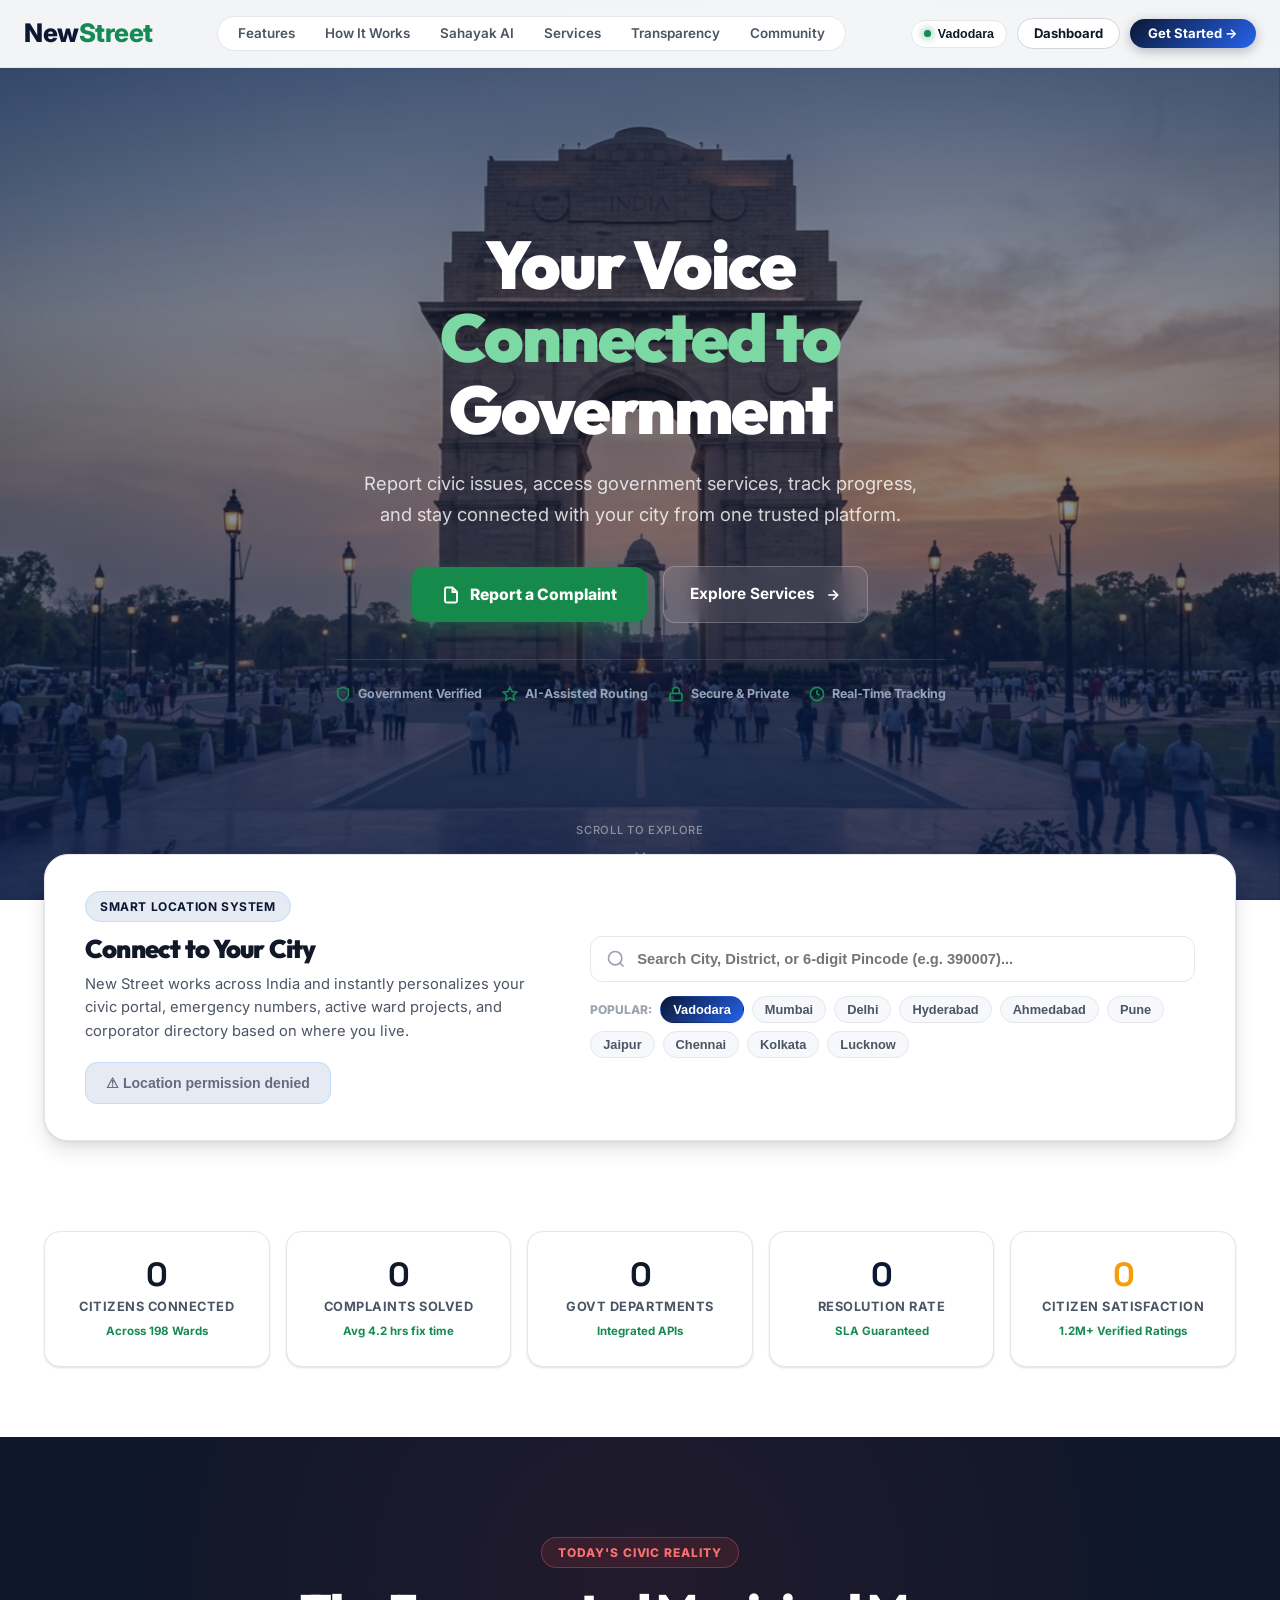
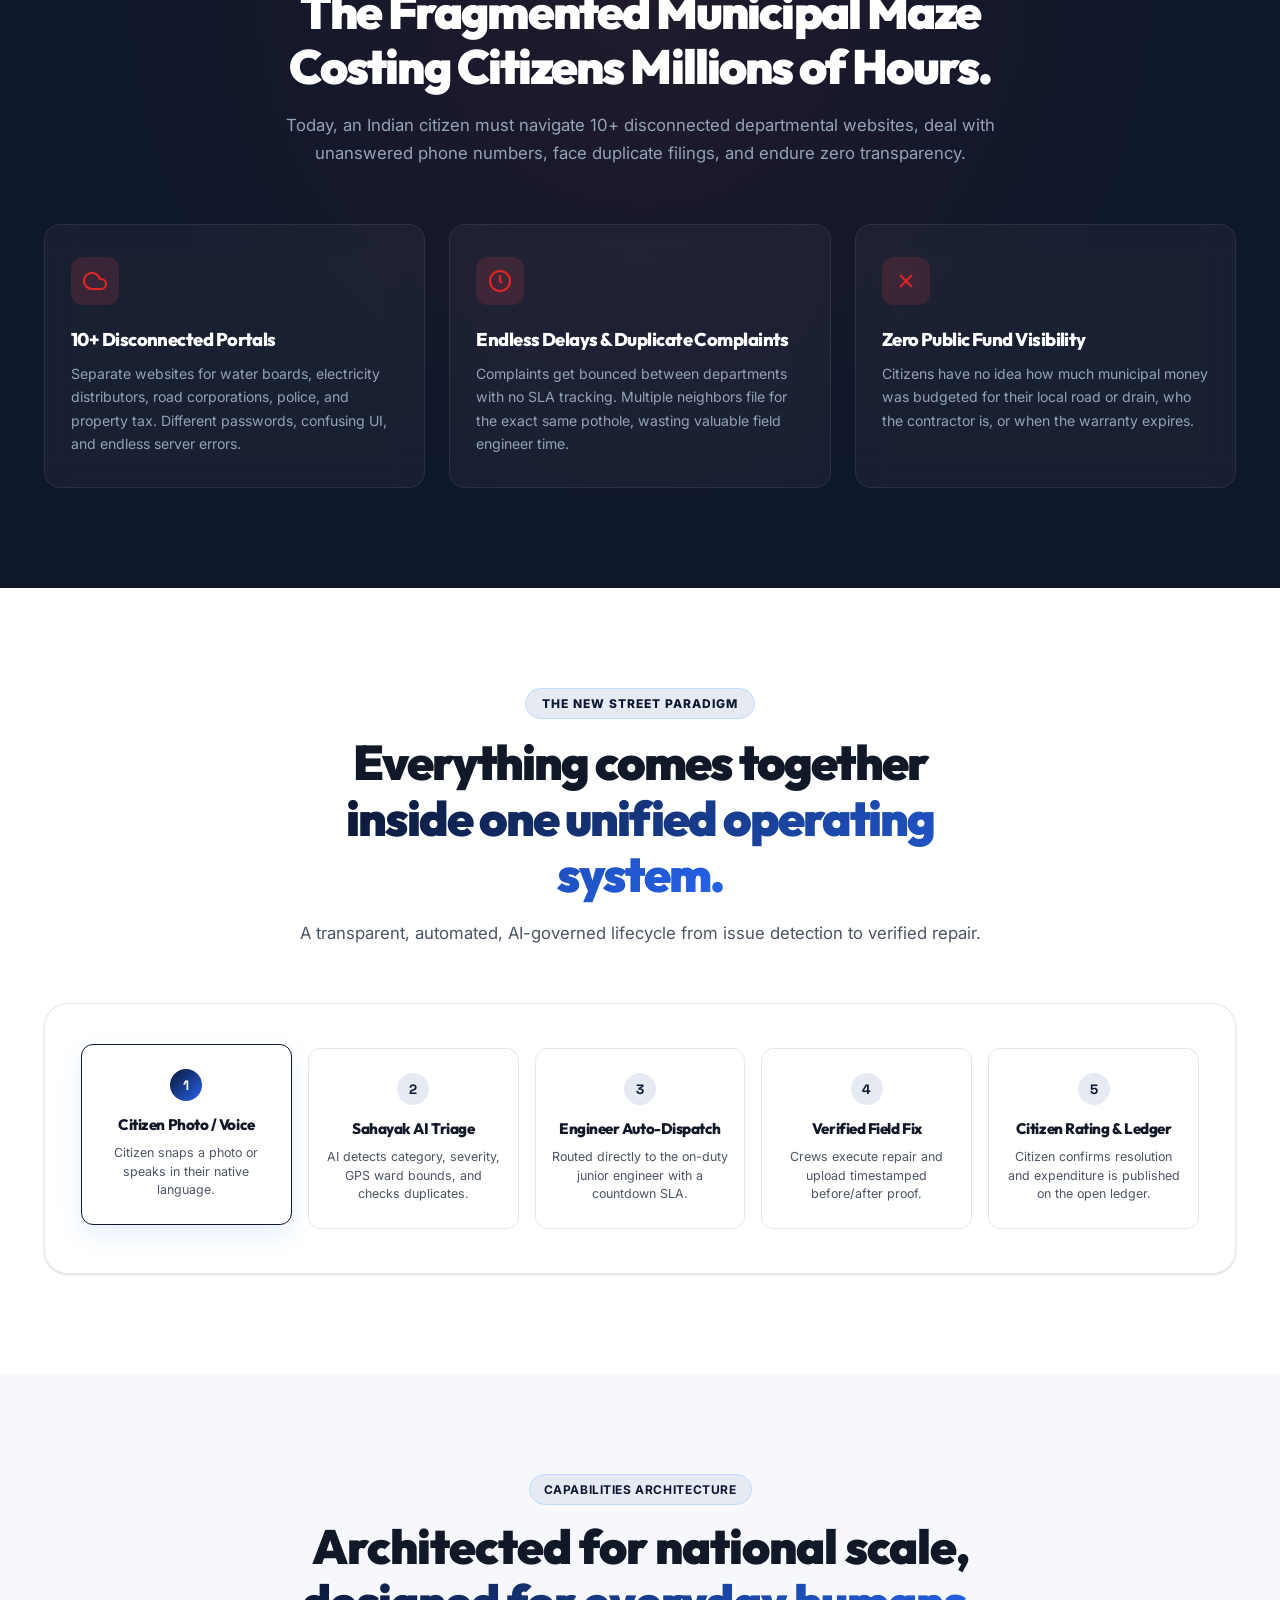
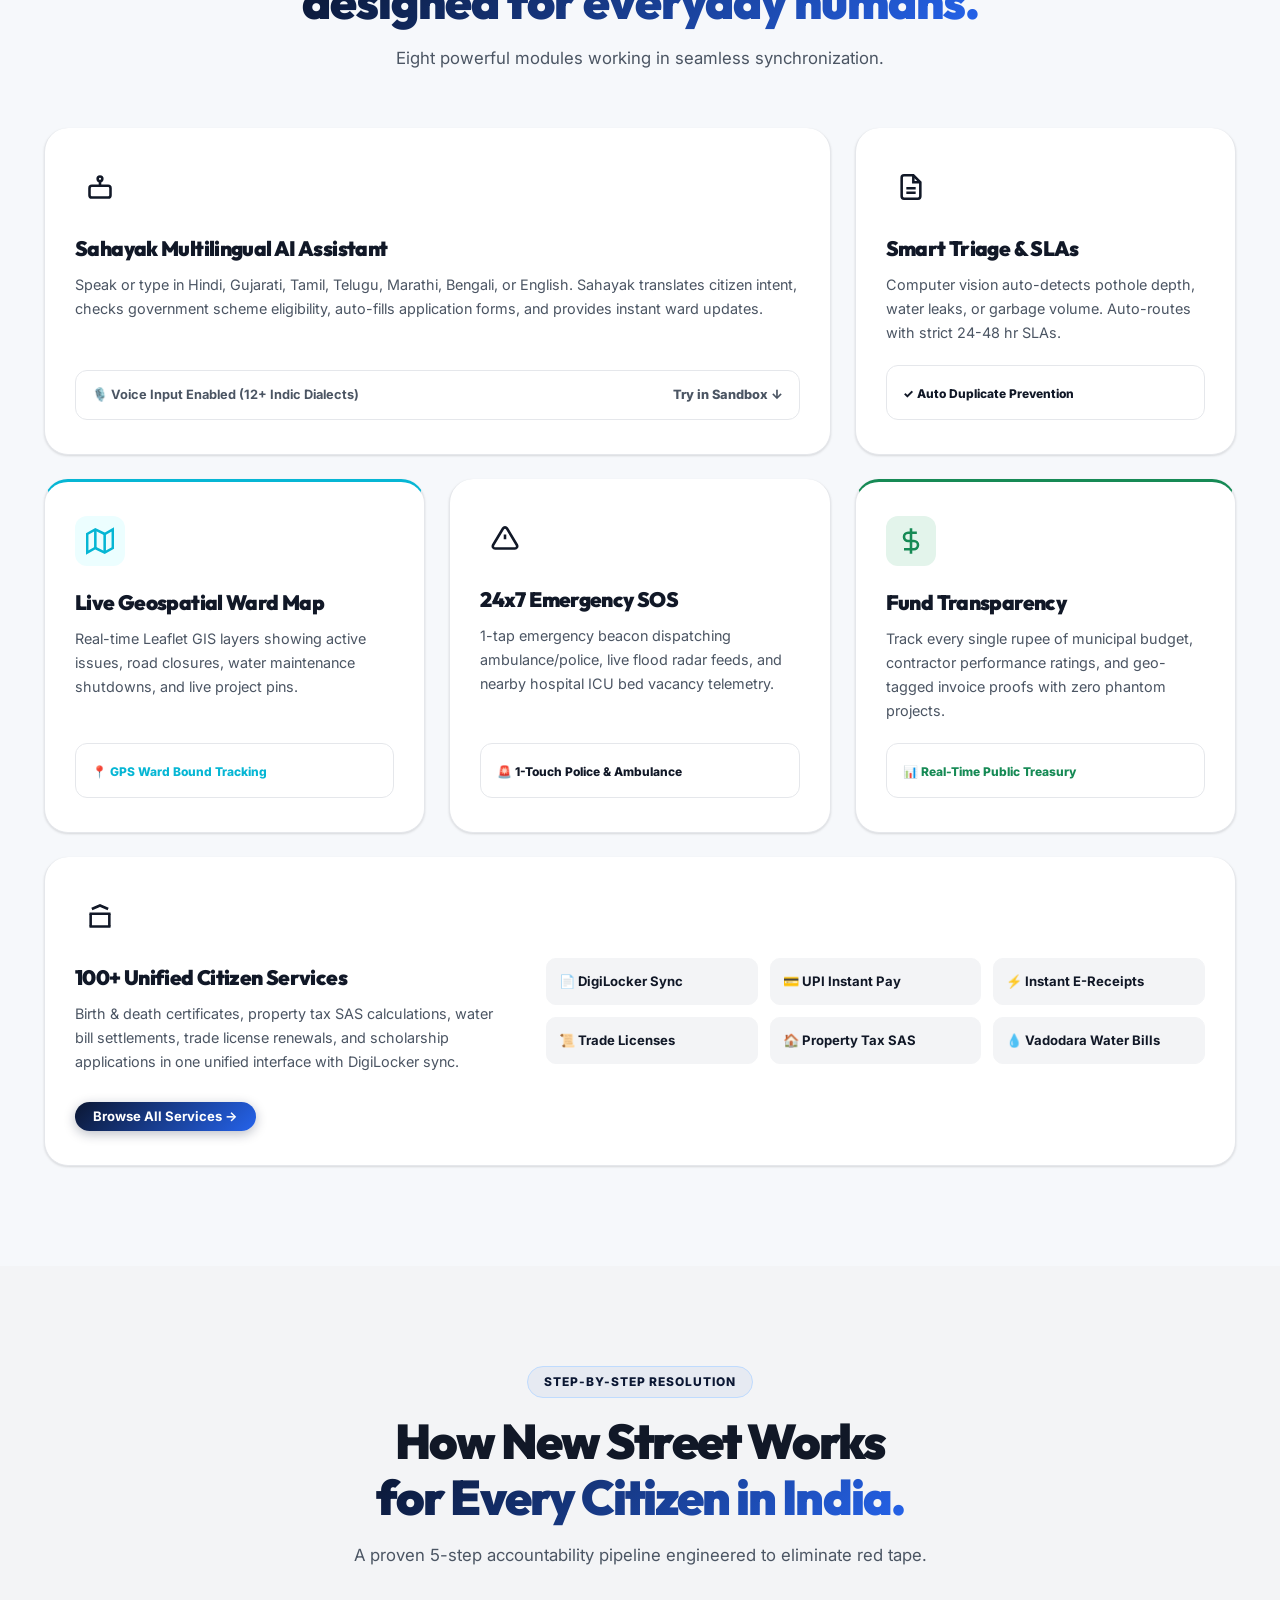
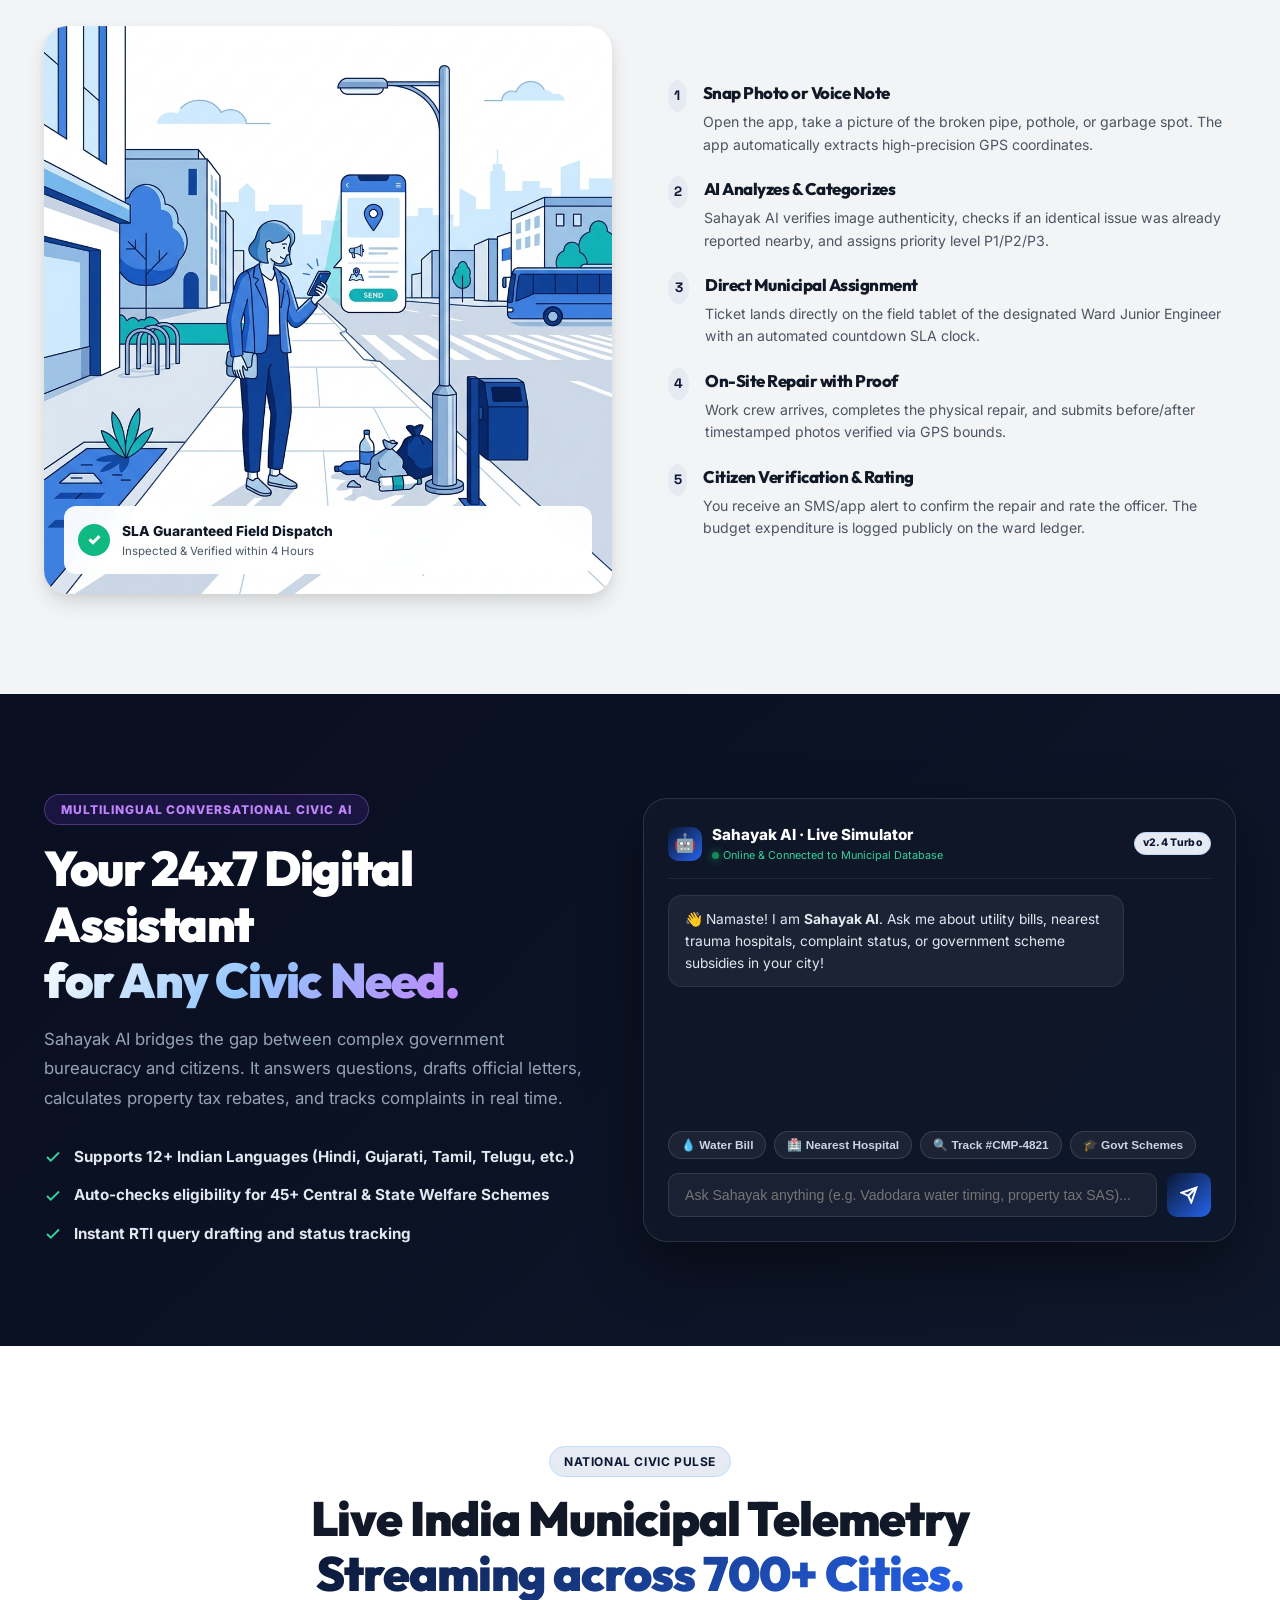
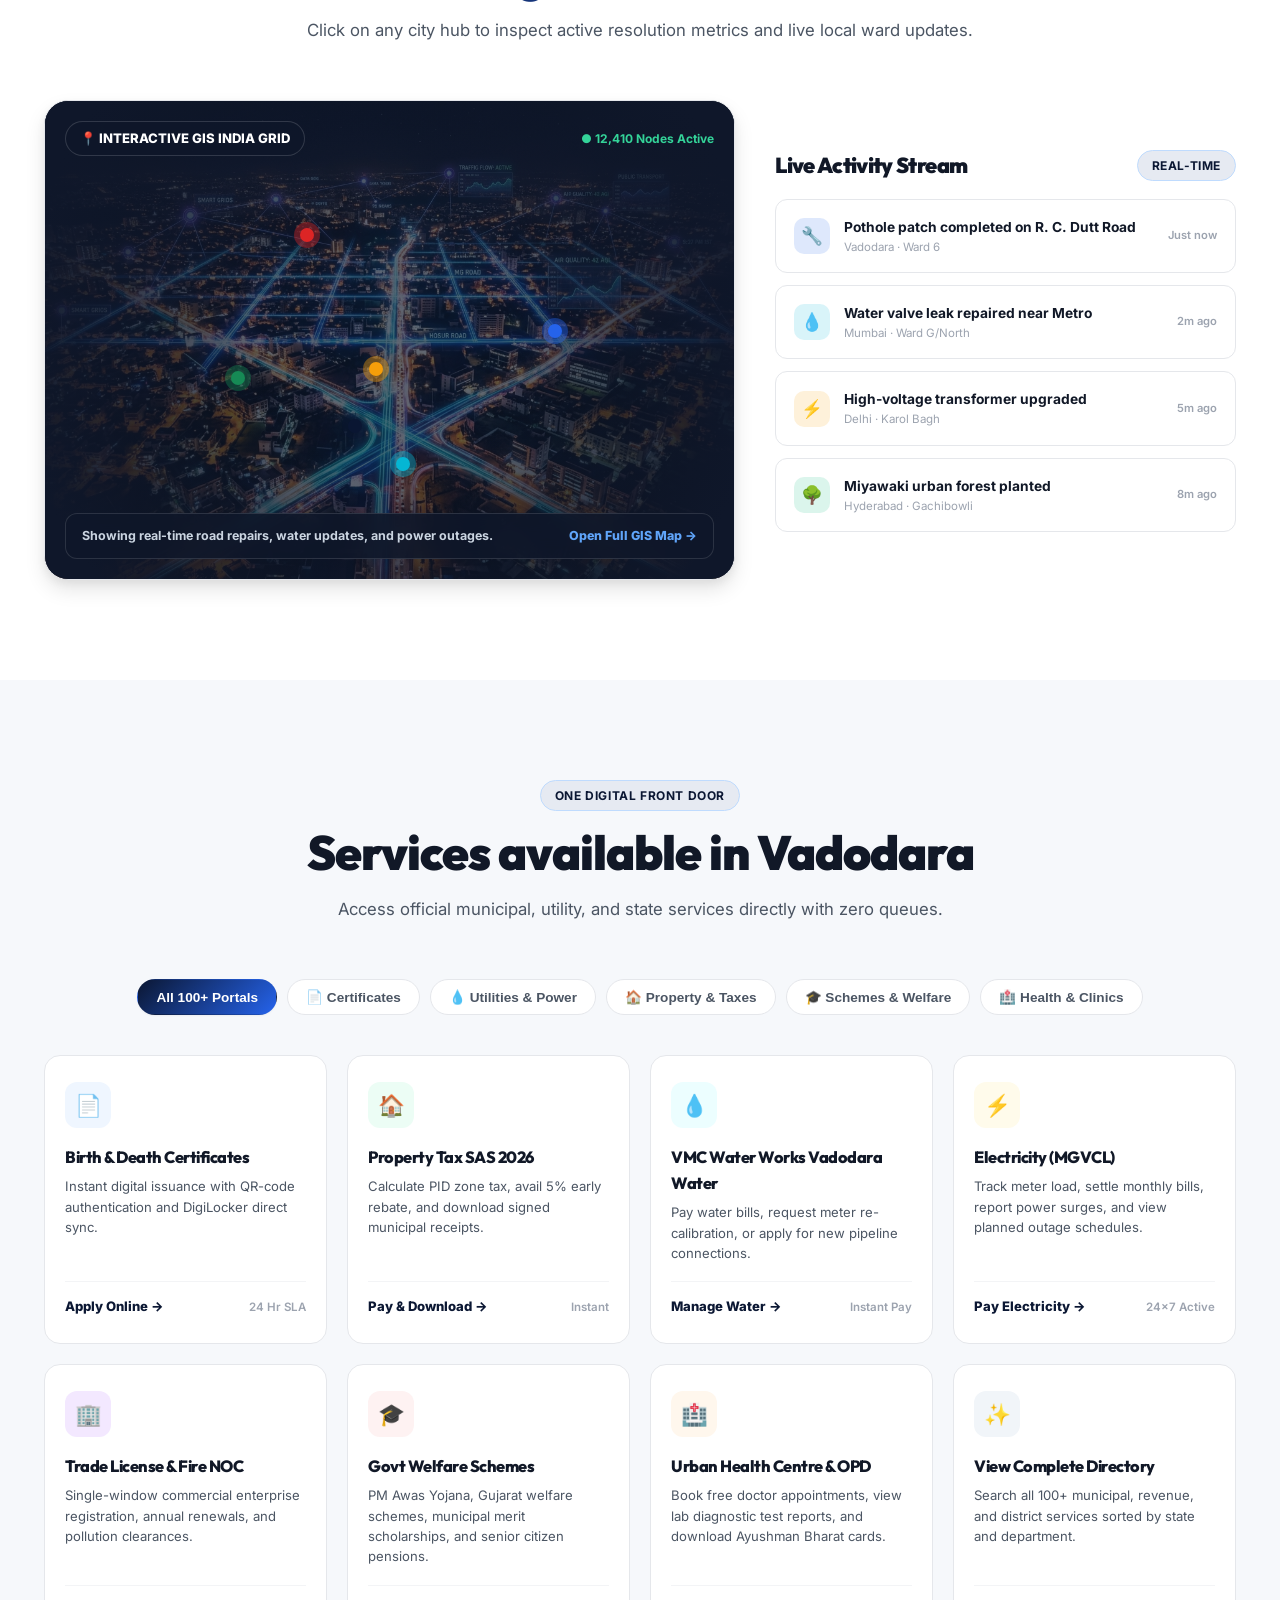
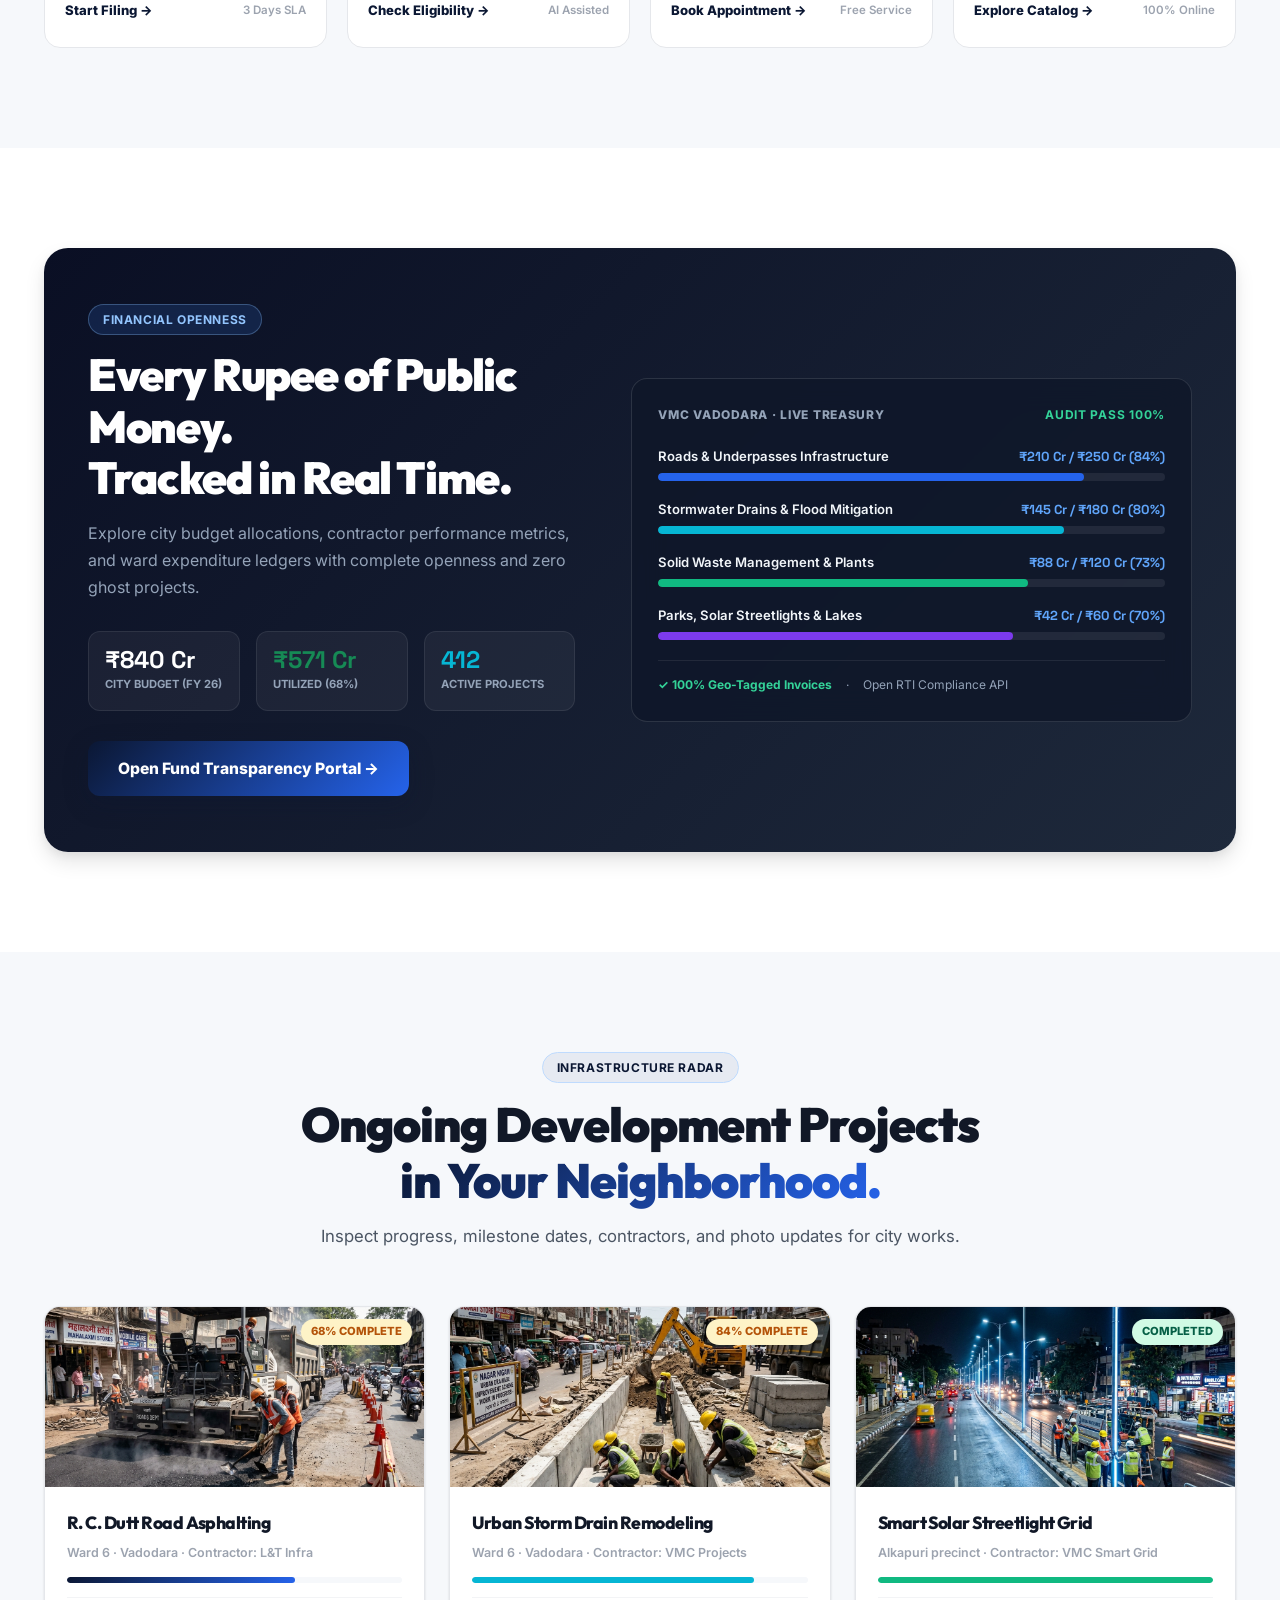
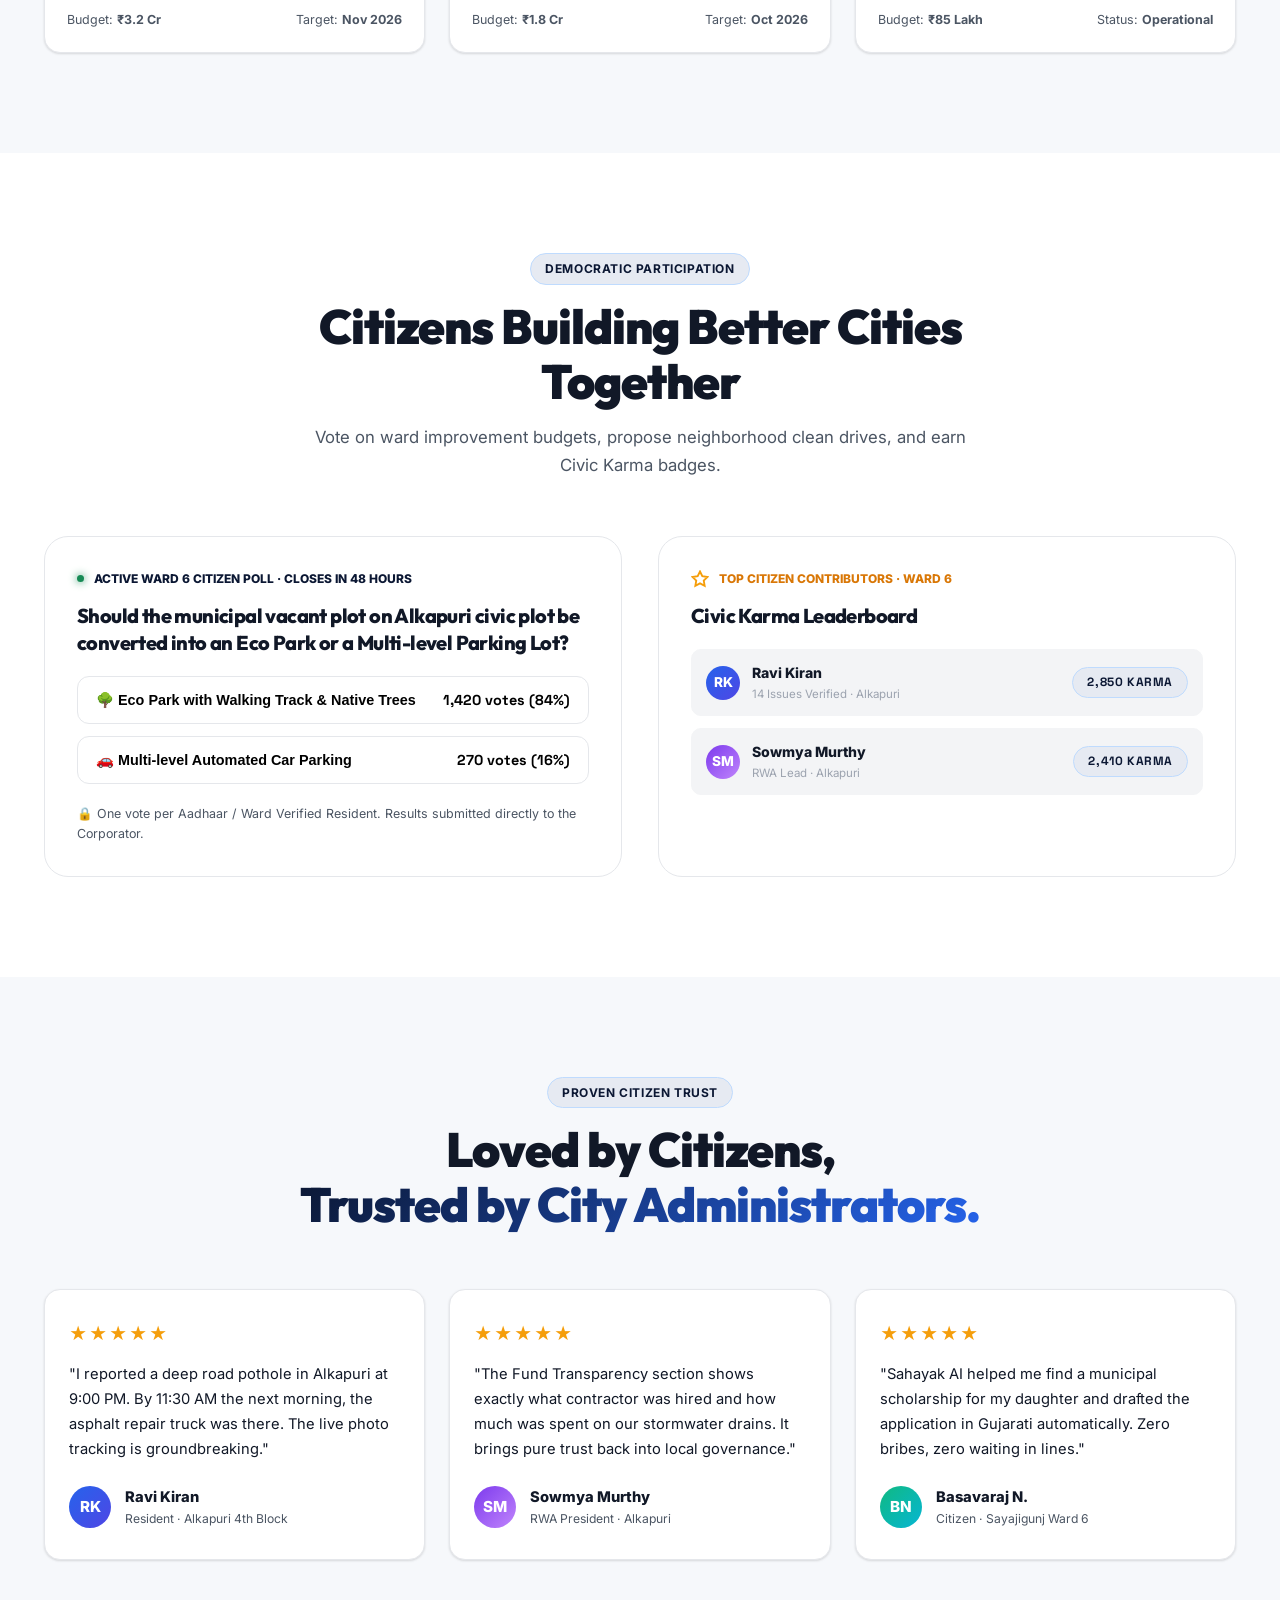
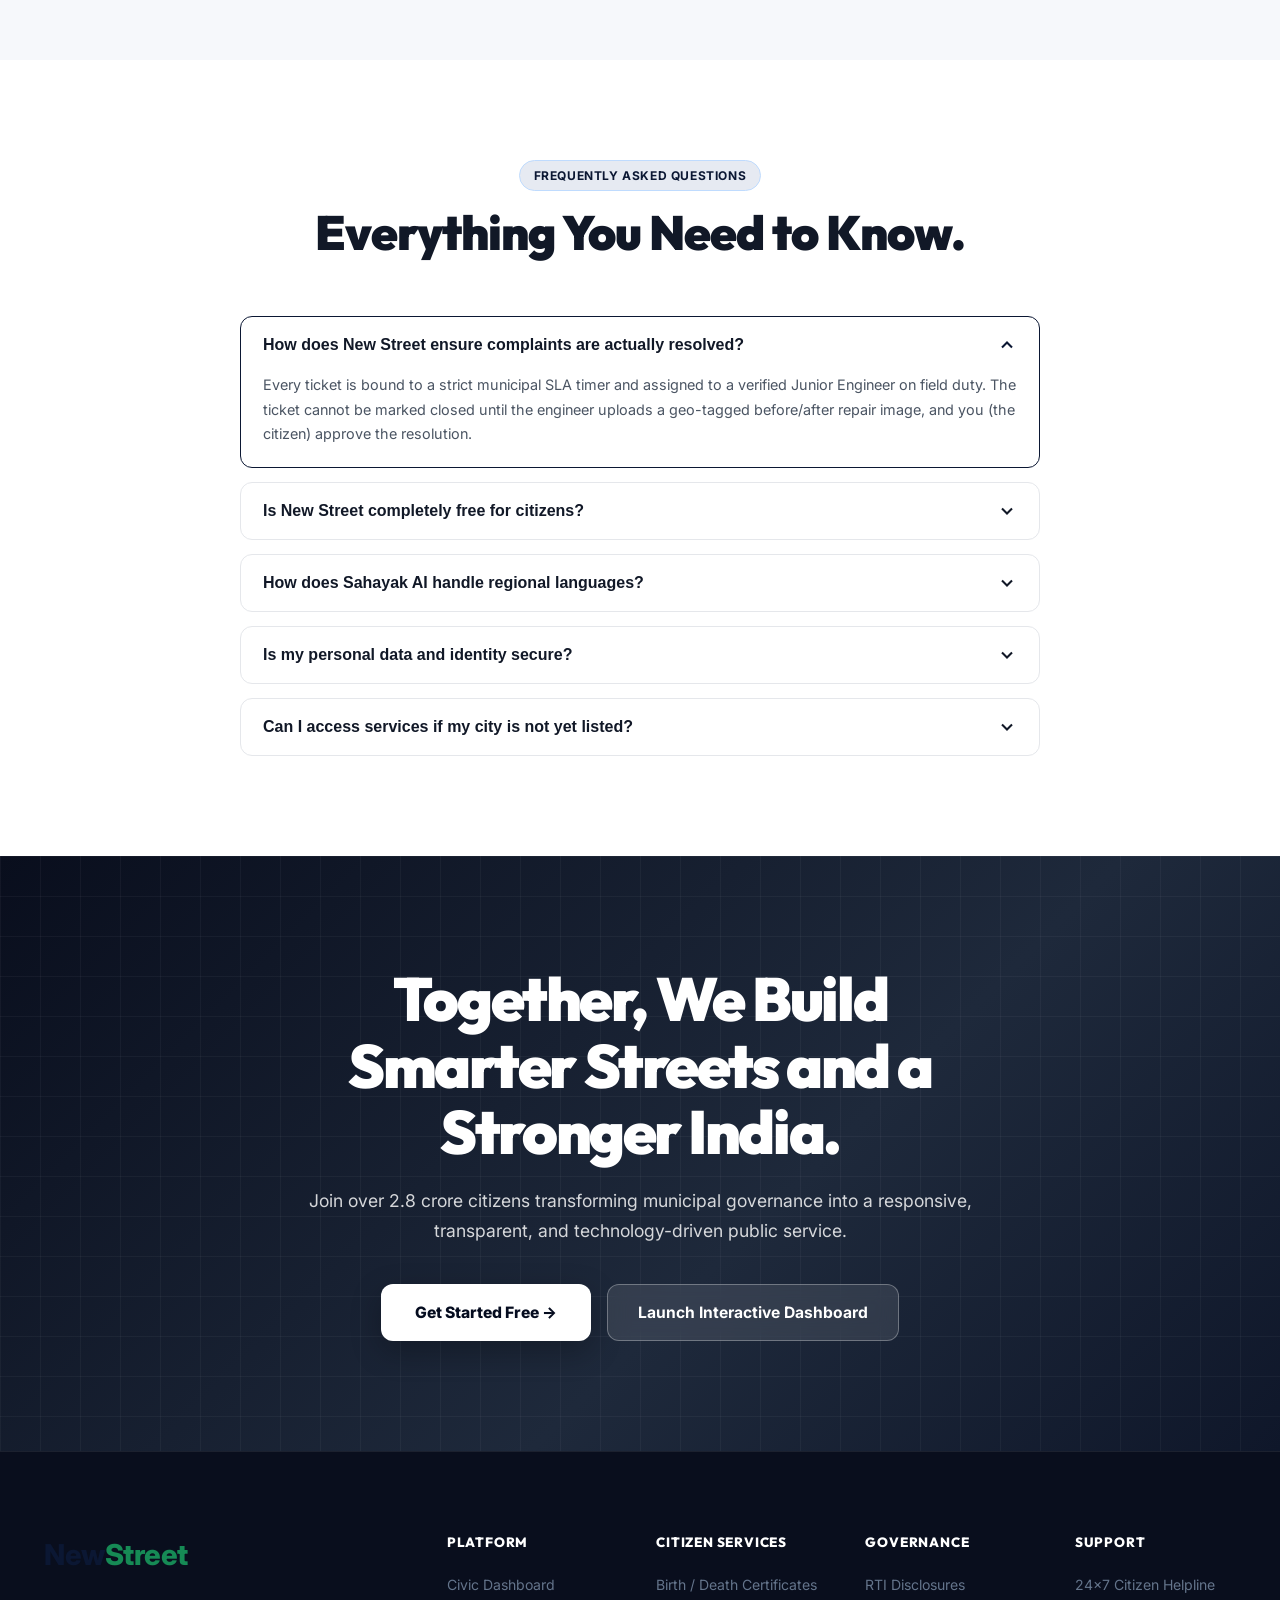
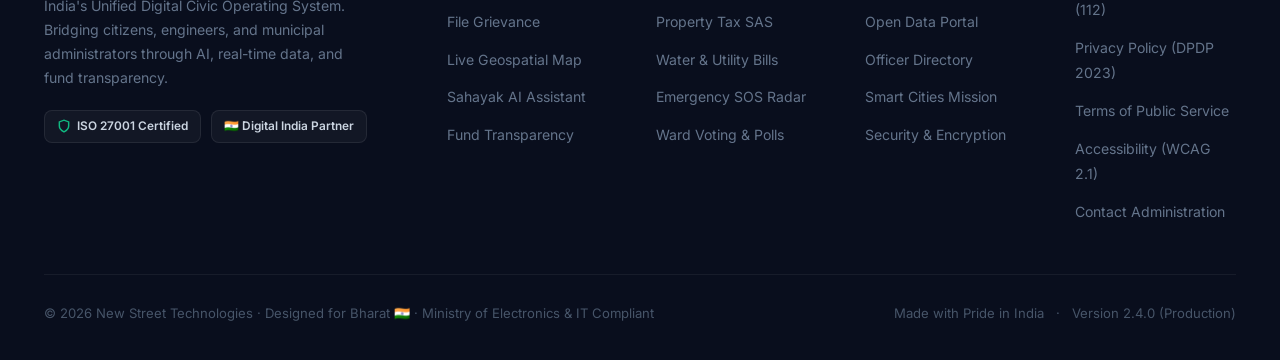
<file: index.html>
<!DOCTYPE html>
<html lang="en">

<head>
  <meta charset="UTF-8" />
  <meta name="viewport" content="width=device-width, initial-scale=1.0" />
  <title>New Street — India's Digital Civic Operating System</title>
  <meta name="description"
    content="One Platform. Every Citizen. Every Service. Built for Indian civic governance with AI assistance, complaint tracking, real-time public fund transparency, and 100+ unified services." />
  <meta name="theme-color" content="#2563EB" />
  <link rel="preconnect" href="https://fonts.googleapis.com" />
  <link rel="preconnect" href="https://fonts.gstatic.com" crossorigin />
  <link href="https://fonts.googleapis.com/css2?family=Inter:wght@300;400;500;600;700;800;900&family=Outfit:wght@400;500;600;700;800;900&family=Space+Grotesk:wght@500;600;700;800&display=swap" rel="stylesheet" />
  <link rel="stylesheet" href="landing_v2.css" />
</head>

<body>

  <!-- ─── 1. NAVBAR ─── -->
  <nav class="navbar" id="mainNav">
    <div class="nav-container">
      <a href="landing_v2.html" class="brand-wrapper">
        <div class="brand-logo-text" style="font-size: 1.6rem; font-weight: 800; font-family: var(--font-sans); letter-spacing: -0.5px;"><span style="color: var(--primary);">New</span><span style="color: var(--emerald);">Street</span></div>
      </a>

      <div class="nav-menu">
        <a href="#features" class="nav-link">Features</a>
        <a href="#how" class="nav-link">How It Works</a>
        <a href="#ai" class="nav-link">Sahayak AI</a>
        <a href="#services" class="nav-link">Services</a>
        <a href="#transparency" class="nav-link">Transparency</a>
        <a href="#community" class="nav-link">Community</a>
      </div>

      <div class="nav-actions">
        <button class="nav-location-btn" id="navLocationBtn" title="Click to change city">
          <span class="nav-location-dot"></span>
          <span id="navLocationText">Vadodara</span>
        </button>

        <a href="dashboard.html" class="btn-nav-outline">Dashboard</a>
        <a href="register.html" class="btn-nav-primary">Get Started →</a>

        <button class="hamburger-btn" id="hamburgerBtn" aria-label="Toggle navigation menu">
          <span></span><span></span><span></span>
        </button>
      </div>
    </div>
  </nav>

  <!-- Mobile Navigation Drawer -->
  <div class="mobile-drawer" id="mobileDrawer">
    <a href="#locationHub">🏙️ Select City</a>
    <a href="#features">⚡ Features</a>
    <a href="#how">🔄 How It Works</a>
    <a href="#ai">🤖 Sahayak AI</a>
    <a href="#services">🏛️ 100+ Services</a>
    <a href="#transparency">📊 Fund Transparency</a>
    <a href="#community">👥 Community Hub</a>
    <div
      style="display:flex;flex-direction:column;gap:10px;margin-top:10px;padding-top:14px;border-top:1px solid var(--border-light);">
      <a href="dashboard.html" class="btn-nav-outline text-center">Open Dashboard</a>
      <a href="register.html" class="btn-nav-primary text-center">Get Started Free →</a>
    </div>
  </div>

  <!-- ─── 2. CINEMATIC MONUMENT HERO SECTION ─── -->
  <section class="hero-section" id="hero">
    <!-- Monument Background (India Gate) -->
    <div class="hero-monument-wrap" id="heroMonumentWrap" aria-hidden="true">
      <img src="india_gate_hero.jpg" alt="" class="hero-monument-img" id="heroMonumentImg" />
      <div class="hero-monument-overlay"></div>
    </div>

    <div class="hero-content-wrap">
      <div class="hero-inner">


        <!-- Main Headline -->
        <h1 class="hero-headline reveal">
          Your Voice<br />
          <span class="highlight-word">Connected to</span><br />
          Government
        </h1>

        <p class="hero-subtitle reveal" style="transition-delay:0.1s;">
          Report civic issues, access government services, track progress, and stay connected with your city from one
          trusted platform.
        </p>

        <!-- CTA Buttons -->
        <div class="hero-cta-group reveal" style="transition-delay:0.2s;">
          <a href="register.html" class="btn-hero-primary">
            <svg width="18" height="18" viewBox="0 0 24 24" fill="none" stroke="currentColor" stroke-width="2.5"
              aria-hidden="true">
              <path d="M14 2H6a2 2 0 0 0-2 2v16a2 2 0 0 0 2 2h12a2 2 0 0 0 2-2V8z" />
              <polyline points="14 2 14 8 20 8" />
            </svg>
            Report a Complaint
          </a>
          <a href="#features" class="btn-hero-secondary">
            Explore Services
            <svg width="16" height="16" viewBox="0 0 24 24" fill="none" stroke="currentColor" stroke-width="2.5"
              aria-hidden="true">
              <line x1="5" y1="12" x2="19" y2="12" />
              <polyline points="12 5 19 12 12 19" />
            </svg>
          </a>
        </div>

        <!-- Trust Badges -->
        <div class="hero-trust-badges">
          <div class="htb-item">
            <svg width="16" height="16" viewBox="0 0 24 24" fill="none" stroke="currentColor" stroke-width="2.5">
              <path d="M12 22s8-4 8-10V5l-8-3-8 3v7c0 6 8 10 8 10z" />
            </svg>
            <span>Government Verified</span>
          </div>
          <div class="htb-item">
            <svg width="16" height="16" viewBox="0 0 24 24" fill="none" stroke="currentColor" stroke-width="2.5">
              <polygon
                points="12 2 15.09 8.26 22 9.27 17 14.14 18.18 21.02 12 17.77 5.82 21.02 7 14.14 2 9.27 8.91 8.26 12 2" />
            </svg>
            <span>AI-Assisted Routing</span>
          </div>
          <div class="htb-item">
            <svg width="16" height="16" viewBox="0 0 24 24" fill="none" stroke="currentColor" stroke-width="2.5">
              <rect x="3" y="11" width="18" height="11" rx="2" ry="2" />
              <path d="M7 11V7a5 5 0 0 1 10 0v4" />
            </svg>
            <span>Secure & Private</span>
          </div>
          <div class="htb-item">
            <svg width="16" height="16" viewBox="0 0 24 24" fill="none" stroke="currentColor" stroke-width="2.5">
              <circle cx="12" cy="12" r="10" />
              <polyline points="12 6 12 12 16 14" />
            </svg>
            <span>Real-Time Tracking</span>
          </div>
        </div>

        <!-- City ready state -->
        <div class="hero-city-ready" id="heroCityReady" aria-live="polite"></div>

      </div>
    </div>

    <!-- Scroll Cue -->
    <div class="hero-scroll-cue" aria-hidden="true">
      <div class="hsc-text">Scroll to explore</div>
      <div class="hsc-arrow">
        <svg width="18" height="18" viewBox="0 0 24 24" fill="none" stroke="currentColor" stroke-width="2">
          <polyline points="6 9 12 15 18 9" />
        </svg>
      </div>
    </div>
  </section>

  <!-- ─── 3. SMART LOCATION EXPERIENCE ─── -->
  <section class="smart-location-section" id="locationHub">
    <div class="container">
      <div class="location-hub-card reveal">
        <div>
          <span class="badge-tag badge-blue" style="margin-bottom:12px;">SMART LOCATION SYSTEM</span>
          <h3 class="lhc-left-title">Connect to Your City</h3>
          <p class="lhc-left-desc">
            New Street works across India and instantly personalizes your civic portal, emergency numbers, active ward
            projects, and corporator directory based on where you live.
          </p>
          <button class="btn-gps-detect" id="btnGpsDetect">
            <svg width="18" height="18" viewBox="0 0 24 24" fill="none" stroke="currentColor" stroke-width="2.5">
              <polygon points="3 11 22 2 13 21 11 13 3 11" />
            </svg>
            Use My Current Location
          </button>
        </div>

        <div class="lhc-search-wrapper">
          <div class="lhc-input-group">
            <svg width="20" height="20" viewBox="0 0 24 24" fill="none" stroke="currentColor" stroke-width="2">
              <circle cx="11" cy="11" r="8" />
              <line x1="21" y1="21" x2="16.65" y2="16.65" />
            </svg>
            <input type="text" class="lhc-input" id="citySearchInput"
              placeholder="Search City, District, or 6-digit Pincode (e.g. 390007)..." />
          </div>

          <div class="lhc-popular-cities">
            <span class="lhc-pop-label">Popular:</span>
            <button class="city-pill active" data-city="Vadodara">Vadodara</button>
            <button class="city-pill" data-city="Mumbai">Mumbai</button>
            <button class="city-pill" data-city="Delhi">Delhi</button>
            <button class="city-pill" data-city="Hyderabad">Hyderabad</button>
            <button class="city-pill" data-city="Ahmedabad">Ahmedabad</button>
            <button class="city-pill" data-city="Pune">Pune</button>
            <button class="city-pill" data-city="Jaipur">Jaipur</button>
            <button class="city-pill" data-city="Chennai">Chennai</button>
            <button class="city-pill" data-city="Kolkata">Kolkata</button>
            <button class="city-pill" data-city="Lucknow">Lucknow</button>
          </div>

          <div class="city-personalized-banner" id="cityPersonalizedBanner">
            <!-- Dynamically populated by JS -->
          </div>
        </div>
      </div>
    </div>
  </section>

  <!-- ─── 4. NATIONAL TRUST METRICS ─── -->
  <section class="trust-metrics-section" id="trustMetricsSection">
    <div class="container">
      <div class="metrics-grid">
        <div class="metric-card reveal">
          <div class="mc-val font-mono-num" data-counter-target="2.8" data-counter-suffix=" Cr+">0</div>
          <div class="mc-label">Citizens Connected</div>
          <div class="mc-sub">Across 198 Wards</div>
        </div>

        <div class="metric-card reveal" style="transition-delay:0.06s;">
          <div class="mc-val font-mono-num" data-counter-target="18.4" data-counter-suffix=" L+">0</div>
          <div class="mc-label">Complaints Solved</div>
          <div class="mc-sub">Avg 4.2 hrs fix time</div>
        </div>

        <div class="metric-card reveal" style="transition-delay:0.12s;">
          <div class="mc-val font-mono-num" data-counter-target="700" data-counter-suffix="+">0</div>
          <div class="mc-label">Govt Departments</div>
          <div class="mc-sub">Integrated APIs</div>
        </div>

        <div class="metric-card reveal" style="transition-delay:0.18s;">
          <div class="mc-val font-mono-num text-primary" data-counter-target="92" data-counter-suffix="%">0</div>
          <div class="mc-label">Resolution Rate</div>
          <div class="mc-sub">SLA Guaranteed</div>
        </div>

        <div class="metric-card reveal" style="transition-delay:0.24s;">
          <div class="mc-val font-mono-num text-amber" data-counter-target="4.8" data-counter-suffix="★">0</div>
          <div class="mc-label">Citizen Satisfaction</div>
          <div class="mc-sub">1.2M+ Verified Ratings</div>
        </div>
      </div>
    </div>
  </section>

  <!-- ─── 5. PROBLEM SECTION (DARK) ─── -->
  <section class="problem-section">
    <div class="container">
      <div class="problem-header reveal">
        <span class="problem-tag">TODAY'S CIVIC REALITY</span>
        <h2 class="problem-title">The Fragmented Municipal Maze<br />Costing Citizens Millions of Hours.</h2>
        <p class="problem-sub">
          Today, an Indian citizen must navigate 10+ disconnected departmental websites, deal with unanswered phone
          numbers, face duplicate filings, and endure zero transparency.
        </p>
      </div>

      <div class="friction-grid">
        <div class="friction-card reveal">
          <div class="fc-icon">
            <svg width="24" height="24" viewBox="0 0 24 24" fill="none" stroke="currentColor" stroke-width="2.2">
              <path d="M18 10h-1.26A8 8 0 1 0 9 20h9a5 5 0 0 0 0-10z" />
            </svg>
          </div>
          <h3 class="fc-title">10+ Disconnected Portals</h3>
          <p class="fc-desc">Separate websites for water boards, electricity distributors, road corporations, police,
            and property tax. Different passwords, confusing UI, and endless server errors.</p>
        </div>

        <div class="friction-card reveal" style="transition-delay:0.1s;">
          <div class="fc-icon">
            <svg width="24" height="24" viewBox="0 0 24 24" fill="none" stroke="currentColor" stroke-width="2.2">
              <circle cx="12" cy="12" r="10" />
              <polyline points="12 6 12 12 14 14" />
            </svg>
          </div>
          <h3 class="fc-title">Endless Delays & Duplicate Complaints</h3>
          <p class="fc-desc">Complaints get bounced between departments with no SLA tracking. Multiple neighbors file
            for the exact same pothole, wasting valuable field engineer time.</p>
        </div>

        <div class="friction-card reveal" style="transition-delay:0.2s;">
          <div class="fc-icon">
            <svg width="24" height="24" viewBox="0 0 24 24" fill="none" stroke="currentColor" stroke-width="2.2">
              <line x1="18" y1="6" x2="6" y2="18" />
              <line x1="6" y1="6" x2="18" y2="18" />
            </svg>
          </div>
          <h3 class="fc-title">Zero Public Fund Visibility</h3>
          <p class="fc-desc">Citizens have no idea how much municipal money was budgeted for their local road or drain,
            who the contractor is, or when the warranty expires.</p>
        </div>
      </div>
    </div>
  </section>

  <!-- ─── 6. SOLUTION SECTION (BRIGHT WORKFLOW) ─── -->
  <section class="solution-section">
    <div class="container">
      <div class="solution-header reveal">
        <span class="solution-tag">THE NEW STREET PARADIGM</span>
        <h2 class="solution-title">Everything comes together<br /><span class="gradient-text">inside one unified
            operating system.</span></h2>
        <p class="section-sub">A transparent, automated, AI-governed lifecycle from issue detection to verified repair.
        </p>
      </div>

      <div class="workflow-container reveal">
        <div class="workflow-steps-row">
          <div class="wf-step-card active">
            <div class="wf-step-num font-mono-num">1</div>
            <h4 class="wf-step-title">Citizen Photo / Voice</h4>
            <p class="wf-step-desc">Citizen snaps a photo or speaks in their native language.</p>
          </div>

          <div class="wf-step-card">
            <div class="wf-step-num font-mono-num">2</div>
            <h4 class="wf-step-title">Sahayak AI Triage</h4>
            <p class="wf-step-desc">AI detects category, severity, GPS ward bounds, and checks duplicates.</p>
          </div>

          <div class="wf-step-card">
            <div class="wf-step-num font-mono-num">3</div>
            <h4 class="wf-step-title">Engineer Auto-Dispatch</h4>
            <p class="wf-step-desc">Routed directly to the on-duty junior engineer with a countdown SLA.</p>
          </div>

          <div class="wf-step-card">
            <div class="wf-step-num font-mono-num">4</div>
            <h4 class="wf-step-title">Verified Field Fix</h4>
            <p class="wf-step-desc">Crews execute repair and upload timestamped before/after proof.</p>
          </div>

          <div class="wf-step-card">
            <div class="wf-step-num font-mono-num">5</div>
            <h4 class="wf-step-title">Citizen Rating & Ledger</h4>
            <p class="wf-step-desc">Citizen confirms resolution and expenditure is published on the open ledger.</p>
          </div>
        </div>
      </div>
    </div>
  </section>

  <!-- ─── 7. CORE FEATURES BENTO GRID ─── -->
  <section class="features-section" id="features">
    <div class="container">
      <div class="section-head reveal">
        <span class="badge-tag badge-blue" style="margin-bottom:14px;">CAPABILITIES ARCHITECTURE</span>
        <h2 class="section-h2">Architected for national scale,<br /><span class="gradient-text">designed for everyday
            humans.</span></h2>
        <p class="section-sub">Eight powerful modules working in seamless synchronization.</p>
      </div>

      <div class="bento-grid">
        <!-- 1. AI Citizen Assistant -->
        <div class="bento-card bento-card-8 reveal" style="border-top: 3px solid var(--purple);">
          <div>
            <div class="bc-icon" style="background:var(--purple-light);color:var(--purple);">
              <svg width="28" height="28" viewBox="0 0 24 24" fill="none" stroke="currentColor" stroke-width="2.2">
                <rect x="3" y="11" width="18" height="10" rx="2" />
                <circle cx="12" cy="5" r="2" />
                <path d="M12 7v4" />
                <line x1="8" y1="16" x2="8" y2="16" />
                <line x1="16" y1="16" x2="16" y2="16" />
              </svg>
            </div>
            <h3 class="bc-title">Sahayak Multilingual AI Assistant</h3>
            <p class="bc-desc">Speak or type in Hindi, Gujarati, Tamil, Telugu, Marathi, Bengali, or English. Sahayak
              translates citizen intent, checks government scheme eligibility, auto-fills application forms, and
              provides instant ward updates.</p>
          </div>
          <div class="bc-interactive-preview">
            <div
              style="display:flex;align-items:center;justify-content:space-between;font-size:0.8rem;font-weight:700;color:var(--text-secondary);">
              <span>🎙️ Voice Input Enabled (12+ Indic Dialects)</span>
              <span style="color:var(--purple);font-weight:800;">Try in Sandbox ↓</span>
            </div>
          </div>
        </div>

        <!-- 2. Smart Complaint System -->
        <div class="bento-card bento-card-4 reveal"
          style="border-top: 3px solid var(--royal-blue);transition-delay:0.08s;">
          <div>
            <div class="bc-icon" style="background:var(--royal-blue-light);color:var(--royal-blue);">
              <svg width="28" height="28" viewBox="0 0 24 24" fill="none" stroke="currentColor" stroke-width="2.2">
                <path d="M14 2H6a2 2 0 0 0-2 2v16a2 2 0 0 0 2 2h12a2 2 0 0 0 2-2V8z" />
                <polyline points="14 2 14 8 20 8" />
                <line x1="16" y1="13" x2="8" y2="13" />
                <line x1="16" y1="17" x2="8" y2="17" />
              </svg>
            </div>
            <h3 class="bc-title">Smart Triage & SLAs</h3>
            <p class="bc-desc">Computer vision auto-detects pothole depth, water leaks, or garbage volume. Auto-routes
              with strict 24-48 hr SLAs.</p>
          </div>
          <div class="bc-interactive-preview">
            <span style="font-size:0.75rem;font-weight:800;color:var(--royal-blue);">✓ Auto Duplicate Prevention</span>
          </div>
        </div>

        <!-- 3. Live Geospatial Map -->
        <div class="bento-card bento-card-4 reveal" style="border-top: 3px solid var(--cyan);transition-delay:0.12s;">
          <div>
            <div class="bc-icon" style="background:var(--cyan-light);color:var(--cyan);">
              <svg width="28" height="28" viewBox="0 0 24 24" fill="none" stroke="currentColor" stroke-width="2.2">
                <polygon points="1 6 1 22 8 18 16 22 23 18 23 2 16 6 8 2 1 6" />
                <line x1="8" y1="2" x2="8" y2="18" />
                <line x1="16" y1="6" x2="16" y2="22" />
              </svg>
            </div>
            <h3 class="bc-title">Live Geospatial Ward Map</h3>
            <p class="bc-desc">Real-time Leaflet GIS layers showing active issues, road closures, water maintenance
              shutdowns, and live project pins.</p>
          </div>
          <div class="bc-interactive-preview">
            <span style="font-size:0.75rem;font-weight:800;color:var(--cyan);">📍 GPS Ward Bound Tracking</span>
          </div>
        </div>

        <!-- 4. Emergency SOS -->
        <div class="bento-card bento-card-4 reveal" style="border-top: 3px solid var(--red);transition-delay:0.16s;">
          <div>
            <div class="bc-icon" style="background:var(--red-light);color:var(--red);">
              <svg width="28" height="28" viewBox="0 0 24 24" fill="none" stroke="currentColor" stroke-width="2.2">
                <path d="M10.29 3.86L1.82 18a2 2 0 0 0 1.71 3h16.94a2 2 0 0 0 1.71-3L13.71 3.86a2 2 0 0 0-3.42 0z" />
                <line x1="12" y1="9" x2="12" y2="13" />
                <line x1="12" y1="17" x2="12.01" y2="17" />
              </svg>
            </div>
            <h3 class="bc-title">24x7 Emergency SOS</h3>
            <p class="bc-desc">1-tap emergency beacon dispatching ambulance/police, live flood radar feeds, and nearby
              hospital ICU bed vacancy telemetry.</p>
          </div>
          <div class="bc-interactive-preview">
            <span style="font-size:0.75rem;font-weight:800;color:var(--red);">🚨 1-Touch Police & Ambulance</span>
          </div>
        </div>

        <!-- 5. Public Fund Transparency -->
        <div class="bento-card bento-card-4 reveal"
          style="border-top: 3px solid var(--emerald);transition-delay:0.20s;">
          <div>
            <div class="bc-icon" style="background:var(--emerald-light);color:var(--emerald);">
              <svg width="28" height="28" viewBox="0 0 24 24" fill="none" stroke="currentColor" stroke-width="2.2">
                <line x1="12" y1="1" x2="12" y2="23" />
                <path d="M17 5H9.5a3.5 3.5 0 0 0 0 7h5a3.5 3.5 0 0 1 0 7H6" />
              </svg>
            </div>
            <h3 class="bc-title">Fund Transparency</h3>
            <p class="bc-desc">Track every single rupee of municipal budget, contractor performance ratings, and
              geo-tagged invoice proofs with zero phantom projects.</p>
          </div>
          <div class="bc-interactive-preview">
            <span style="font-size:0.75rem;font-weight:800;color:var(--emerald);">📊 Real-Time Public Treasury</span>
          </div>
        </div>

        <!-- 6. 100+ Citizen Services -->
        <div class="bento-card bento-card-12 reveal"
          style="border-top: 3px solid var(--royal-blue);transition-delay:0.24s;">
          <div style="display:grid;grid-template-columns:1fr 1.5fr;gap:32px;align-items:center;">
            <div>
              <div class="bc-icon" style="background:var(--royal-blue-light);color:var(--royal-blue);">
                <svg width="28" height="28" viewBox="0 0 24 24" fill="none" stroke="currentColor" stroke-width="2.2">
                  <path d="M3 21h18" />
                  <path d="M3 10h18" />
                  <path d="M5 6l7-3 7 3" />
                  <path d="M4 10v11" />
                  <path d="M20 10v11" />
                </svg>
              </div>
              <h3 class="bc-title">100+ Unified Citizen Services</h3>
              <p class="bc-desc">Birth & death certificates, property tax SAS calculations, water bill settlements,
                trade license renewals, and scholarship applications in one unified interface with DigiLocker sync.</p>
              <a href="#services" class="btn-nav-primary" style="display:inline-block;margin-top:8px;">Browse All
                Services →</a>
            </div>

            <div style="display:grid;grid-template-columns:repeat(3,1fr);gap:12px;">
              <div
                style="background:var(--bg-subtle);border:1px solid var(--border-light);border-radius:10px;padding:12px;font-size:0.82rem;font-weight:700;">
                📄 DigiLocker Sync</div>
              <div
                style="background:var(--bg-subtle);border:1px solid var(--border-light);border-radius:10px;padding:12px;font-size:0.82rem;font-weight:700;">
                💳 UPI Instant Pay</div>
              <div
                style="background:var(--bg-subtle);border:1px solid var(--border-light);border-radius:10px;padding:12px;font-size:0.82rem;font-weight:700;">
                ⚡ Instant E-Receipts</div>
              <div
                style="background:var(--bg-subtle);border:1px solid var(--border-light);border-radius:10px;padding:12px;font-size:0.82rem;font-weight:700;">
                📜 Trade Licenses</div>
              <div
                style="background:var(--bg-subtle);border:1px solid var(--border-light);border-radius:10px;padding:12px;font-size:0.82rem;font-weight:700;">
                🏠 Property Tax SAS</div>
              <div
                style="background:var(--bg-subtle);border:1px solid var(--border-light);border-radius:10px;padding:12px;font-size:0.82rem;font-weight:700;">
                💧 Vadodara Water Bills</div>
            </div>
          </div>
        </div>
      </div>
    </div>
  </section>

  <!-- ─── 8. HOW IT WORKS ─── -->
  <section class="solution-section" id="how" style="background:var(--bg-subtle);">
    <div class="container">
      <div class="solution-header reveal">
        <span class="solution-tag">STEP-BY-STEP RESOLUTION</span>
        <h2 class="solution-title">How New Street Works<br /><span class="gradient-text">for Every Citizen in
            India.</span></h2>
        <p class="section-sub">A proven 5-step accountability pipeline engineered to eliminate red tape.</p>
      </div>

      <div style="display:grid;grid-template-columns:1fr 1fr;gap:56px;align-items:center;">
        <div class="reveal">
          <div style="border-radius:var(--radius-xl);overflow:hidden;box-shadow:var(--shadow-lg);position:relative;">
            <img src="feature_report.jpg" alt="Citizen filing complaint"
              style="width:100%;height:auto;display:block;" />
            <div
              style="position:absolute;bottom:20px;left:20px;right:20px;background:rgba(255,255,255,0.95);backdrop-filter:blur(12px);border-radius:12px;padding:14px;display:flex;align-items:center;gap:12px;">
              <div
                style="width:32px;height:32px;border-radius:50%;background:#10B981;color:#fff;display:flex;align-items:center;justify-content:center;font-weight:900;">
                ✓</div>
              <div>
                <div style="font-size:0.86rem;font-weight:800;color:var(--text-primary);">SLA Guaranteed Field Dispatch
                </div>
                <div style="font-size:0.72rem;color:var(--text-secondary);">Inspected & Verified within 4 Hours</div>
              </div>
            </div>
          </div>
        </div>

        <div class="reveal" style="display:flex;flex-direction:column;gap:20px;">
          <div style="display:flex;gap:16px;align-items:flex-start;">
            <div class="wf-step-num font-mono-num" style="margin:0;">1</div>
            <div>
              <h4 style="font-size:1.05rem;font-weight:800;color:var(--text-primary);margin-bottom:4px;">Snap Photo or
                Voice Note</h4>
              <p style="font-size:0.88rem;color:var(--text-secondary);line-height:1.6;">Open the app, take a picture of
                the broken pipe, pothole, or garbage spot. The app automatically extracts high-precision GPS
                coordinates.</p>
            </div>
          </div>

          <div style="display:flex;gap:16px;align-items:flex-start;">
            <div class="wf-step-num font-mono-num" style="margin:0;">2</div>
            <div>
              <h4 style="font-size:1.05rem;font-weight:800;color:var(--text-primary);margin-bottom:4px;">AI Analyzes &
                Categorizes</h4>
              <p style="font-size:0.88rem;color:var(--text-secondary);line-height:1.6;">Sahayak AI verifies image
                authenticity, checks if an identical issue was already reported nearby, and assigns priority level
                P1/P2/P3.</p>
            </div>
          </div>

          <div style="display:flex;gap:16px;align-items:flex-start;">
            <div class="wf-step-num font-mono-num" style="margin:0;">3</div>
            <div>
              <h4 style="font-size:1.05rem;font-weight:800;color:var(--text-primary);margin-bottom:4px;">Direct
                Municipal Assignment</h4>
              <p style="font-size:0.88rem;color:var(--text-secondary);line-height:1.6;">Ticket lands directly on the
                field tablet of the designated Ward Junior Engineer with an automated countdown SLA clock.</p>
            </div>
          </div>

          <div style="display:flex;gap:16px;align-items:flex-start;">
            <div class="wf-step-num font-mono-num" style="margin:0;">4</div>
            <div>
              <h4 style="font-size:1.05rem;font-weight:800;color:var(--text-primary);margin-bottom:4px;">On-Site Repair
                with Proof</h4>
              <p style="font-size:0.88rem;color:var(--text-secondary);line-height:1.6;">Work crew arrives, completes the
                physical repair, and submits before/after timestamped photos verified via GPS bounds.</p>
            </div>
          </div>

          <div style="display:flex;gap:16px;align-items:flex-start;">
            <div class="wf-step-num font-mono-num" style="margin:0;">5</div>
            <div>
              <h4 style="font-size:1.05rem;font-weight:800;color:var(--text-primary);margin-bottom:4px;">Citizen
                Verification & Rating</h4>
              <p style="font-size:0.88rem;color:var(--text-secondary);line-height:1.6;">You receive an SMS/app alert to
                confirm the repair and rate the officer. The budget expenditure is logged publicly on the ward ledger.
              </p>
            </div>
          </div>
        </div>
      </div>
    </div>
  </section>

  <!-- ─── 9. SAHAYAK AI ASSISTANT SHOWCASE ─── -->
  <section class="ai-section" id="ai">
    <div class="container">
      <div class="ai-container">
        <div class="reveal">
          <span class="ai-tag">MULTILINGUAL CONVERSATIONAL CIVIC AI</span>
          <h2 class="ai-title">Your 24x7 Digital Assistant<br /><span class="gradient-text-light">for Any Civic
              Need.</span></h2>
          <p class="ai-desc">
            Sahayak AI bridges the gap between complex government bureaucracy and citizens. It answers questions, drafts
            official letters, calculates property tax rebates, and tracks complaints in real time.
          </p>

          <div class="ai-features-list">
            <div class="aif-item">
              <svg width="18" height="18" viewBox="0 0 24 24" fill="none" stroke="currentColor" stroke-width="2.5">
                <polyline points="20 6 9 17 4 12" />
              </svg>
              <span>Supports 12+ Indian Languages (Hindi, Gujarati, Tamil, Telugu, etc.)</span>
            </div>
            <div class="aif-item">
              <svg width="18" height="18" viewBox="0 0 24 24" fill="none" stroke="currentColor" stroke-width="2.5">
                <polyline points="20 6 9 17 4 12" />
              </svg>
              <span>Auto-checks eligibility for 45+ Central & State Welfare Schemes</span>
            </div>
            <div class="aif-item">
              <svg width="18" height="18" viewBox="0 0 24 24" fill="none" stroke="currentColor" stroke-width="2.5">
                <polyline points="20 6 9 17 4 12" />
              </svg>
              <span>Instant RTI query drafting and status tracking</span>
            </div>
          </div>
        </div>

        <!-- Interactive AI Chat Sandbox -->
        <div class="ai-chat-sandbox reveal" style="transition-delay:0.12s;">
          <div class="chat-sandbox-header">
            <div class="csh-brand">
              <div class="csh-avatar">🤖</div>
              <div>
                <div class="csh-name">Sahayak AI · Live Simulator</div>
                <div class="csh-status">
                  <span class="nav-location-dot"></span>
                  <span>Online & Connected to Municipal Database</span>
                </div>
              </div>
            </div>
            <span class="brand-pill">v2.4 Turbo</span>
          </div>

          <div class="chat-msg-area" id="chatMsgArea">
            <div class="chat-bubble bot">
              👋 Namaste! I am <strong>Sahayak AI</strong>. Ask me about utility bills, nearest trauma hospitals,
              complaint status, or government scheme subsidies in your city!
            </div>
          </div>

          <div class="chat-quick-prompts">
            <button class="cqp-btn" data-query="Where is my water bill?">💧 Water Bill</button>
            <button class="cqp-btn" data-query="Nearest hospital with ICU">🏥 Nearest Hospital</button>
            <button class="cqp-btn" data-query="Track complaint #CMP-4821">🔍 Track #CMP-4821</button>
            <button class="cqp-btn" data-query="Am I eligible for PM Awas Yojana?">🎓 Govt Schemes</button>
          </div>

          <div class="chat-input-bar">
            <input type="text" class="chat-input-field" id="chatInputField"
              placeholder="Ask Sahayak anything (e.g. Vadodara water timing, property tax SAS)..." />
            <button class="chat-send-btn" id="chatSendBtn" aria-label="Send message">
              <svg width="18" height="18" viewBox="0 0 24 24" fill="none" stroke="currentColor" stroke-width="2.5">
                <line x1="22" y1="2" x2="11" y2="13" />
                <polygon points="22 2 15 22 11 13 2 9 22 2" />
              </svg>
            </button>
          </div>
        </div>
      </div>
    </div>
  </section>

  <!-- ─── 10. LIVE INDIA MAP & STREAM ─── -->
  <section class="live-india-section" id="liveMap">
    <div class="container">
      <div class="section-head reveal">
        <span class="badge-tag badge-blue" style="margin-bottom:14px;">NATIONAL CIVIC PULSE</span>
        <h2 class="section-h2">Live India Municipal Telemetry<br /><span class="gradient-text">Streaming across 700+
            Cities.</span></h2>
        <p class="section-sub">Click on any city hub to inspect active resolution metrics and live local ward updates.
        </p>
      </div>

      <div class="live-india-grid">
        <!-- Interactive Map Card -->
        <div class="live-map-card reveal">
          <div class="lmc-bg"></div>
          <div class="lmc-overlay"></div>

          <div class="lmc-hud">
            <span class="lmc-hud-title">📍 INTERACTIVE GIS INDIA GRID</span>
            <span style="font-size:0.75rem;color:#34D399;font-weight:700;">● 12,410 Nodes Active</span>
          </div>

          <!-- Glowing City Pins -->
          <div class="lmc-pin lmc-pin-blr" data-city="Vadodara" title="Vadodara (Ward 6)"></div>
          <div class="lmc-pin lmc-pin-mum" data-city="Mumbai" title="Mumbai (BMC)"></div>
          <div class="lmc-pin lmc-pin-del" data-city="Delhi" title="Delhi (MCD)"></div>
          <div class="lmc-pin lmc-pin-hyd" data-city="Hyderabad" title="Hyderabad (GHMC)"></div>
          <div class="lmc-pin lmc-pin-kol" data-city="Kolkata" title="Kolkata (KMC)"></div>
          <div class="lmc-pin lmc-pin-che" data-city="Chennai" title="Chennai (GCC)"></div>

          <div
            style="position:absolute;bottom:20px;left:20px;right:20px;background:rgba(15,23,42,0.85);backdrop-filter:blur(10px);border:1px solid rgba(255,255,255,0.12);border-radius:12px;padding:12px 16px;display:flex;justify-content:space-between;align-items:center;z-index:3;">
            <div style="font-size:0.78rem;color:#CBD5E1;font-weight:700;">Showing real-time road repairs, water updates,
              and power outages.</div>
            <a href="dashboard.html" style="font-size:0.78rem;font-weight:800;color:#60A5FA;text-decoration:none;">Open
              Full GIS Map →</a>
          </div>
        </div>

        <!-- Live Streaming Activity Feed -->
        <div class="live-feed-sidebar reveal" style="transition-delay:0.12s;">
          <div class="lfs-header">
            <h3 class="lfs-title">Live Activity Stream</h3>
            <span class="badge-tag badge-blue">Real-Time</span>
          </div>

          <div class="lfs-feed-list" id="liveActivityFeedList">
            <div class="lfs-item">
              <div
                style="width:36px;height:36px;border-radius:10px;background:rgba(37,99,235,0.15);display:flex;align-items:center;justify-content:center;font-size:1.1rem;flex-shrink:0;">
                🔧</div>
              <div style="flex:1;">
                <div style="font-size:0.86rem;font-weight:700;color:var(--text-primary);">Pothole patch completed on R.
                  C. Dutt Road</div>
                <div style="font-size:0.72rem;color:var(--text-tertiary);">Vadodara · Ward 6</div>
              </div>
              <span style="font-size:0.7rem;color:var(--text-tertiary);font-weight:600;">Just now</span>
            </div>

            <div class="lfs-item">
              <div
                style="width:36px;height:36px;border-radius:10px;background:rgba(6,182,212,0.15);display:flex;align-items:center;justify-content:center;font-size:1.1rem;flex-shrink:0;">
                💧</div>
              <div style="flex:1;">
                <div style="font-size:0.86rem;font-weight:700;color:var(--text-primary);">Water valve leak repaired near
                  Metro</div>
                <div style="font-size:0.72rem;color:var(--text-tertiary);">Mumbai · Ward G/North</div>
              </div>
              <span style="font-size:0.7rem;color:var(--text-tertiary);font-weight:600;">2m ago</span>
            </div>

            <div class="lfs-item">
              <div
                style="width:36px;height:36px;border-radius:10px;background:rgba(245,158,11,0.15);display:flex;align-items:center;justify-content:center;font-size:1.1rem;flex-shrink:0;">
                ⚡</div>
              <div style="flex:1;">
                <div style="font-size:0.86rem;font-weight:700;color:var(--text-primary);">High-voltage transformer
                  upgraded</div>
                <div style="font-size:0.72rem;color:var(--text-tertiary);">Delhi · Karol Bagh</div>
              </div>
              <span style="font-size:0.7rem;color:var(--text-tertiary);font-weight:600;">5m ago</span>
            </div>

            <div class="lfs-item">
              <div
                style="width:36px;height:36px;border-radius:10px;background:rgba(16,185,129,0.15);display:flex;align-items:center;justify-content:center;font-size:1.1rem;flex-shrink:0;">
                🌳</div>
              <div style="flex:1;">
                <div style="font-size:0.86rem;font-weight:700;color:var(--text-primary);">Miyawaki urban forest planted
                </div>
                <div style="font-size:0.72rem;color:var(--text-tertiary);">Hyderabad · Gachibowli</div>
              </div>
              <span style="font-size:0.7rem;color:var(--text-tertiary);font-weight:600;">8m ago</span>
            </div>
          </div>
        </div>
      </div>
    </div>
  </section>

  <!-- ─── 11. 100+ GOVERNMENT SERVICES EXPLORER ─── -->
  <section class="services-section" id="services">
    <div class="container">
      <div class="section-head reveal">
        <span class="badge-tag badge-blue" style="margin-bottom:14px;">ONE DIGITAL FRONT DOOR</span>
        <h2 class="section-h2" id="servicesDynamicCity">Services available in Vadodara</h2>
        <p class="section-sub">Access official municipal, utility, and state services directly with zero queues.</p>
      </div>

      <!-- Category Filter Tabs -->
      <div class="services-filter-tabs reveal">
        <button class="s-tab-btn active" data-category="all">All 100+ Portals</button>
        <button class="s-tab-btn" data-category="certificates">📄 Certificates</button>
        <button class="s-tab-btn" data-category="utilities">💧 Utilities & Power</button>
        <button class="s-tab-btn" data-category="tax">🏠 Property & Taxes</button>
        <button class="s-tab-btn" data-category="welfare">🎓 Schemes & Welfare</button>
        <button class="s-tab-btn" data-category="health">🏥 Health & Clinics</button>
      </div>

      <div class="services-catalog-grid">
        <!-- 1 -->
        <div class="svc-catalog-card reveal" data-category="certificates">
          <div class="scc-icon" style="background:#EFF6FF;color:#2563EB;">📄</div>
          <h4 class="scc-name">Birth & Death Certificates</h4>
          <p class="scc-desc">Instant digital issuance with QR-code authentication and DigiLocker direct sync.</p>
          <div class="scc-actions">
            <a href="dashboard.html" class="scc-link">Apply Online →</a>
            <span class="scc-sla">24 Hr SLA</span>
          </div>
        </div>

        <!-- 2 -->
        <div class="svc-catalog-card reveal" data-category="tax" style="transition-delay:0.05s;">
          <div class="scc-icon" style="background:#ECFDF5;color:#10B981;">🏠</div>
          <h4 class="scc-name">Property Tax SAS 2026</h4>
          <p class="scc-desc">Calculate PID zone tax, avail 5% early rebate, and download signed municipal receipts.</p>
          <div class="scc-actions">
            <a href="dashboard.html" class="scc-link">Pay & Download →</a>
            <span class="scc-sla">Instant</span>
          </div>
        </div>

        <!-- 3 -->
        <div class="svc-catalog-card reveal" data-category="utilities" style="transition-delay:0.1s;">
          <div class="scc-icon" style="background:#ECFEFF;color:#0891B2;">💧</div>
          <h4 class="scc-name">VMC Water Works Vadodara Water</h4>
          <p class="scc-desc">Pay water bills, request meter re-calibration, or apply for new pipeline connections.</p>
          <div class="scc-actions">
            <a href="dashboard.html" class="scc-link">Manage Water →</a>
            <span class="scc-sla">Instant Pay</span>
          </div>
        </div>

        <!-- 4 -->
        <div class="svc-catalog-card reveal" data-category="utilities" style="transition-delay:0.15s;">
          <div class="scc-icon" style="background:#FFFBEB;color:#D97706;">⚡</div>
          <h4 class="scc-name">Electricity (MGVCL)</h4>
          <p class="scc-desc">Track meter load, settle monthly bills, report power surges, and view planned outage
            schedules.</p>
          <div class="scc-actions">
            <a href="dashboard.html" class="scc-link">Pay Electricity →</a>
            <span class="scc-sla">24x7 Active</span>
          </div>
        </div>

        <!-- 5 -->
        <div class="svc-catalog-card reveal" data-category="tax" style="transition-delay:0.2s;">
          <div class="scc-icon" style="background:#F3E8FF;color:#7C3AED;">🏢</div>
          <h4 class="scc-name">Trade License & Fire NOC</h4>
          <p class="scc-desc">Single-window commercial enterprise registration, annual renewals, and pollution
            clearances.</p>
          <div class="scc-actions">
            <a href="dashboard.html" class="scc-link">Start Filing →</a>
            <span class="scc-sla">3 Days SLA</span>
          </div>
        </div>

        <!-- 6 -->
        <div class="svc-catalog-card reveal" data-category="welfare" style="transition-delay:0.25s;">
          <div class="scc-icon" style="background:#FEF2F2;color:#DC2626;">🎓</div>
          <h4 class="scc-name">Govt Welfare Schemes</h4>
          <p class="scc-desc">PM Awas Yojana, Gujarat welfare schemes, municipal merit scholarships, and senior citizen
            pensions.</p>
          <div class="scc-actions">
            <a href="dashboard.html" class="scc-link">Check Eligibility →</a>
            <span class="scc-sla">AI Assisted</span>
          </div>
        </div>

        <!-- 7 -->
        <div class="svc-catalog-card reveal" data-category="health" style="transition-delay:0.3s;">
          <div class="scc-icon" style="background:#FFF7ED;color:#EA580C;">🏥</div>
          <h4 class="scc-name">Urban Health Centre & OPD</h4>
          <p class="scc-desc">Book free doctor appointments, view lab diagnostic test reports, and download Ayushman
            Bharat cards.</p>
          <div class="scc-actions">
            <a href="dashboard.html" class="scc-link">Book Appointment →</a>
            <span class="scc-sla">Free Service</span>
          </div>
        </div>

        <!-- 8 -->
        <div class="svc-catalog-card reveal" data-category="certificates" style="transition-delay:0.35s;">
          <div class="scc-icon" style="background:#F1F5F9;color:#475569;">✨</div>
          <h4 class="scc-name">View Complete Directory</h4>
          <p class="scc-desc">Search all 100+ municipal, revenue, and district services sorted by state and department.
          </p>
          <div class="scc-actions">
            <a href="dashboard.html" class="scc-link">Explore Catalog →</a>
            <span class="scc-sla">100% Online</span>
          </div>
        </div>
      </div>
    </div>
  </section>

  <!-- ─── 12. PUBLIC FUND TRANSPARENCY & CITY TREASURY ─── -->
  <section class="transparency-section" id="transparency">
    <div class="container">
      <div class="treasury-banner-card reveal">
        <div>
          <span class="badge-tag badge-dark-glass" style="margin-bottom:14px;">FINANCIAL OPENNESS</span>
          <h2 class="tbc-left-title">Every Rupee of Public Money.<br />Tracked in Real Time.</h2>
          <p class="tbc-left-desc">
            Explore city budget allocations, contractor performance metrics, and ward expenditure ledgers with complete
            openness and zero ghost projects.
          </p>

          <div class="tbc-stats-grid">
            <div class="tbc-stat-box">
              <div class="tbc-stat-val font-mono-num">₹840 Cr</div>
              <div class="tbc-stat-lbl">City Budget (FY 26)</div>
            </div>
            <div class="tbc-stat-box">
              <div class="tbc-stat-val font-mono-num text-emerald">₹571 Cr</div>
              <div class="tbc-stat-lbl">Utilized (68%)</div>
            </div>
            <div class="tbc-stat-box">
              <div class="tbc-stat-val font-mono-num text-cyan">412</div>
              <div class="tbc-stat-lbl">Active Projects</div>
            </div>
          </div>

          <a href="dashboard.html" class="btn-hero-primary" style="display:inline-flex;">
            Open Fund Transparency Portal →
          </a>
        </div>

        <!-- Live Treasury Progress Visualizer -->
        <div class="treasury-live-card">
          <div class="tlc-header">
            <span id="treasuryDynamicCity">VMC VADODARA · LIVE TREASURY</span>
            <span style="color:#34D399;font-weight:700;">AUDIT PASS 100%</span>
          </div>

          <div class="tlc-bars-list">
            <div class="tlc-bar-item">
              <div class="tlc-bar-meta">
                <span>Roads & Underpasses Infrastructure</span>
                <strong>₹210 Cr / ₹250 Cr (84%)</strong>
              </div>
              <div class="tlc-bar-track">
                <div class="tlc-bar-fill" style="width:84%;background:#2563EB;"></div>
              </div>
            </div>

            <div class="tlc-bar-item">
              <div class="tlc-bar-meta">
                <span>Stormwater Drains & Flood Mitigation</span>
                <strong>₹145 Cr / ₹180 Cr (80%)</strong>
              </div>
              <div class="tlc-bar-track">
                <div class="tlc-bar-fill" style="width:80%;background:#06B6D4;"></div>
              </div>
            </div>

            <div class="tlc-bar-item">
              <div class="tlc-bar-meta">
                <span>Solid Waste Management & Plants</span>
                <strong>₹88 Cr / ₹120 Cr (73%)</strong>
              </div>
              <div class="tlc-bar-track">
                <div class="tlc-bar-fill" style="width:73%;background:#10B981;"></div>
              </div>
            </div>

            <div class="tlc-bar-item">
              <div class="tlc-bar-meta">
                <span>Parks, Solar Streetlights & Lakes</span>
                <strong>₹42 Cr / ₹60 Cr (70%)</strong>
              </div>
              <div class="tlc-bar-track">
                <div class="tlc-bar-fill" style="width:70%;background:#7C3AED;"></div>
              </div>
            </div>
          </div>

          <div
            style="display:flex;gap:14px;margin-top:20px;padding-top:14px;border-top:1px solid rgba(255,255,255,0.08);font-size:0.75rem;color:#94A3B8;">
            <span style="color:#34D399;font-weight:700;">✓ 100% Geo-Tagged Invoices</span>
            <span>·</span>
            <span>Open RTI Compliance API</span>
          </div>
        </div>
      </div>
    </div>
  </section>

  <!-- ─── 13. DEVELOPMENT PROJECTS SHOWCASE ─── -->
  <section class="projects-section" id="projects">
    <div class="container">
      <div class="section-head reveal">
        <span class="badge-tag badge-blue" style="margin-bottom:14px;">INFRASTRUCTURE RADAR</span>
        <h2 class="section-h2">Ongoing Development Projects<br /><span class="gradient-text">in Your
            Neighborhood.</span></h2>
        <p class="section-sub">Inspect progress, milestone dates, contractors, and photo updates for city works.</p>
      </div>

      <div class="projects-cards-grid">
        <!-- 1 -->
        <div class="dev-proj-card reveal">
          <div class="dpc-img-wrap">
            <img src="proj_road.jpg" alt="Road Resurfacing" />
            <span class="dpc-status-badge status-inprog">68% Complete</span>
          </div>
          <div class="dpc-body">
            <h4 class="dpc-title">R. C. Dutt Road Asphalting</h4>
            <div class="dpc-ward">Ward 6 · Vadodara · Contractor: L&T Infra</div>
            <div class="dpc-progress-track">
              <div class="dpc-progress-fill" style="width:68%;"></div>
            </div>
            <div class="dpc-meta-row">
              <span>Budget: <strong>₹3.2 Cr</strong></span>
              <span>Target: <strong>Nov 2026</strong></span>
            </div>
          </div>
        </div>

        <!-- 2 -->
        <div class="dev-proj-card reveal" style="transition-delay:0.08s;">
          <div class="dpc-img-wrap">
            <img src="proj_drainage.jpg" alt="Stormwater Drainage" />
            <span class="dpc-status-badge status-inprog">84% Complete</span>
          </div>
          <div class="dpc-body">
            <h4 class="dpc-title">Urban Storm Drain Remodeling</h4>
            <div class="dpc-ward">Ward 6 · Vadodara · Contractor: VMC Projects</div>
            <div class="dpc-progress-track">
              <div class="dpc-progress-fill" style="width:84%;background:#06B6D4;"></div>
            </div>
            <div class="dpc-meta-row">
              <span>Budget: <strong>₹1.8 Cr</strong></span>
              <span>Target: <strong>Oct 2026</strong></span>
            </div>
          </div>
        </div>

        <!-- 3 -->
        <div class="dev-proj-card reveal" style="transition-delay:0.16s;">
          <div class="dpc-img-wrap">
            <img src="proj_led.jpg" alt="Smart Solar LED Lights" />
            <span class="dpc-status-badge status-completed">Completed</span>
          </div>
          <div class="dpc-body">
            <h4 class="dpc-title">Smart Solar Streetlight Grid</h4>
            <div class="dpc-ward">Alkapuri precinct · Contractor: VMC Smart Grid</div>
            <div class="dpc-progress-track">
              <div class="dpc-progress-fill" style="width:100%;background:#10B981;"></div>
            </div>
            <div class="dpc-meta-row">
              <span>Budget: <strong>₹85 Lakh</strong></span>
              <span>Status: <strong>Operational</strong></span>
            </div>
          </div>
        </div>
      </div>
    </div>
  </section>

  <!-- ─── 14. COMMUNITY HUB & DEMOCRATIC ENGAGEMENT ─── -->
  <section class="community-section" id="community">
    <div class="container">
      <div class="section-head reveal">
        <span class="badge-tag badge-blue" style="margin-bottom:14px;">DEMOCRATIC PARTICIPATION</span>
        <h2 class="section-h2">Citizens Building Better Cities Together</h2>
        <p class="section-sub">Vote on ward improvement budgets, propose neighborhood clean drives, and earn Civic Karma
          badges.</p>
      </div>

      <div class="community-grid">
        <!-- Live Ward Poll Card -->
        <div class="comm-poll-card reveal">
          <div class="cpc-header">
            <span class="nav-location-dot"></span>
            <span>ACTIVE WARD 6 CITIZEN POLL · CLOSES IN 48 HOURS</span>
          </div>
          <h3 class="cpc-question">Should the municipal vacant plot on Alkapuri civic plot be converted into an Eco Park
            or a Multi-level Parking Lot?</h3>

          <div class="cpc-poll-options">
            <button class="poll-opt-btn" data-choice="park">
              <span>🌳 Eco Park with Walking Track & Native Trees</span>
              <span class="poll-vote-count font-mono-num">1,420 votes (84%)</span>
            </button>
            <button class="poll-opt-btn" data-choice="parking">
              <span>🚗 Multi-level Automated Car Parking</span>
              <span class="poll-vote-count font-mono-num">270 votes (16%)</span>
            </button>
          </div>

          <div style="font-size:0.78rem;color:var(--text-secondary);">
            🔒 One vote per Aadhaar / Ward Verified Resident. Results submitted directly to the Corporator.
          </div>
        </div>

        <!-- Citizen Leaderboard & Civic Karma -->
        <div class="comm-poll-card reveal" style="transition-delay:0.1s;background:#FFFFFF;">
          <div class="cpc-header">
            <svg width="18" height="18" viewBox="0 0 24 24" fill="none" stroke="#F59E0B" stroke-width="2.5">
              <polygon
                points="12 2 15.09 8.26 22 9.27 17 14.14 18.18 21.02 12 17.77 5.82 21.02 7 14.14 2 9.27 8.91 8.26 12 2" />
            </svg>
            <span style="color:#D97706;">TOP CITIZEN CONTRIBUTORS · WARD 6</span>
          </div>
          <h3 class="cpc-question">Civic Karma Leaderboard</h3>

          <div style="display:flex;flex-direction:column;gap:12px;">
            <div
              style="display:flex;align-items:center;justify-content:space-between;padding:12px 14px;background:var(--bg-subtle);border-radius:10px;border:1px solid var(--border-light);">
              <div style="display:flex;align-items:center;gap:12px;">
                <div
                  style="width:34px;height:34px;border-radius:50%;background:linear-gradient(135deg,#2563EB,#4F46E5);color:#fff;display:flex;align-items:center;justify-content:center;font-weight:800;font-size:0.85rem;">
                  RK</div>
                <div>
                  <div style="font-size:0.88rem;font-weight:800;color:var(--text-primary);">Ravi Kiran</div>
                  <div style="font-size:0.72rem;color:var(--text-tertiary);">14 Issues Verified · Alkapuri</div>
                </div>
              </div>
              <span class="badge-tag badge-blue font-mono-num">2,850 Karma</span>
            </div>

            <div
              style="display:flex;align-items:center;justify-content:space-between;padding:12px 14px;background:var(--bg-subtle);border-radius:10px;border:1px solid var(--border-light);">
              <div style="display:flex;align-items:center;gap:12px;">
                <div
                  style="width:34px;height:34px;border-radius:50%;background:linear-gradient(135deg,#7C3AED,#C084FC);color:#fff;display:flex;align-items:center;justify-content:center;font-weight:800;font-size:0.85rem;">
                  SM</div>
                <div>
                  <div style="font-size:0.88rem;font-weight:800;color:var(--text-primary);">Sowmya Murthy</div>
                  <div style="font-size:0.72rem;color:var(--text-tertiary);">RWA Lead · Alkapuri</div>
                </div>
              </div>
              <span class="badge-tag badge-blue font-mono-num">2,410 Karma</span>
            </div>
          </div>
        </div>
      </div>
    </div>
  </section>

  <!-- ─── 15. CITIZEN TESTIMONIALS ─── -->
  <section class="testimonials-section">
    <div class="container">
      <div class="section-head reveal">
        <span class="badge-tag badge-blue" style="margin-bottom:14px;">PROVEN CITIZEN TRUST</span>
        <h2 class="section-h2">Loved by Citizens,<br /><span class="gradient-text">Trusted by City
            Administrators.</span></h2>
      </div>

      <div class="testimonials-grid">
        <div class="test-card reveal">
          <div class="test-stars">★★★★★</div>
          <p class="test-quote">"I reported a deep road pothole in Alkapuri at 9:00 PM. By 11:30 AM the next morning,
            the asphalt repair truck was there. The live photo tracking is groundbreaking."</p>
          <div class="test-author-row">
            <div class="test-avatar" style="background:linear-gradient(135deg,#2563EB,#4F46E5);">RK</div>
            <div>
              <div class="test-name">Ravi Kiran</div>
              <div class="test-role">Resident · Alkapuri 4th Block</div>
            </div>
          </div>
        </div>

        <div class="test-card reveal" style="transition-delay:0.1s;">
          <div class="test-stars">★★★★★</div>
          <p class="test-quote">"The Fund Transparency section shows exactly what contractor was hired and how much was
            spent on our stormwater drains. It brings pure trust back into local governance."</p>
          <div class="test-author-row">
            <div class="test-avatar" style="background:linear-gradient(135deg,#7C3AED,#C084FC);">SM</div>
            <div>
              <div class="test-name">Sowmya Murthy</div>
              <div class="test-role">RWA President · Alkapuri</div>
            </div>
          </div>
        </div>

        <div class="test-card reveal" style="transition-delay:0.2s;">
          <div class="test-stars">★★★★★</div>
          <p class="test-quote">"Sahayak AI helped me find a municipal scholarship for my daughter and drafted the
            application in Gujarati automatically. Zero bribes, zero waiting in lines."</p>
          <div class="test-author-row">
            <div class="test-avatar" style="background:linear-gradient(135deg,#10B981,#06B6D4);">BN</div>
            <div>
              <div class="test-name">Basavaraj N.</div>
              <div class="test-role">Citizen · Sayajigunj Ward 6</div>
            </div>
          </div>
        </div>
      </div>
    </div>
  </section>

  <!-- ─── 16. FAQ ACCORDION ─── -->
  <section class="faq-section" id="faq">
    <div class="container">
      <div class="section-head reveal">
        <span class="badge-tag badge-blue" style="margin-bottom:14px;">FREQUENTLY ASKED QUESTIONS</span>
        <h2 class="section-h2">Everything You Need to Know.</h2>
      </div>

      <div class="faq-accordion-list reveal">
        <div class="faq-item open">
          <button class="faq-question-btn">
            <span>How does New Street ensure complaints are actually resolved?</span>
            <svg class="faq-icon-arrow" width="20" height="20" viewBox="0 0 24 24" fill="none" stroke="currentColor"
              stroke-width="2.5">
              <polyline points="6 9 12 15 18 9" />
            </svg>
          </button>
          <div class="faq-answer-body">
            Every ticket is bound to a strict municipal SLA timer and assigned to a verified Junior Engineer on field
            duty. The ticket cannot be marked closed until the engineer uploads a geo-tagged before/after repair image,
            and you (the citizen) approve the resolution.
          </div>
        </div>

        <div class="faq-item">
          <button class="faq-question-btn">
            <span>Is New Street completely free for citizens?</span>
            <svg class="faq-icon-arrow" width="20" height="20" viewBox="0 0 24 24" fill="none" stroke="currentColor"
              stroke-width="2.5">
              <polyline points="6 9 12 15 18 9" />
            </svg>
          </button>
          <div class="faq-answer-body">
            Yes. New Street is 100% free for all Indian residents. All grievance filings, scheme eligibility checks,
            emergency SOS beacons, and public fund audits are publicly accessible public goods funded under the Smart
            Cities Mission.
          </div>
        </div>

        <div class="faq-item">
          <button class="faq-question-btn">
            <span>How does Sahayak AI handle regional languages?</span>
            <svg class="faq-icon-arrow" width="20" height="20" viewBox="0 0 24 24" fill="none" stroke="currentColor"
              stroke-width="2.5">
              <polyline points="6 9 12 15 18 9" />
            </svg>
          </button>
          <div class="faq-answer-body">
            Sahayak uses native Indian language models supporting Hindi, Gujarati, Tamil, Telugu, Marathi, Bengali,
            Gujarati, and English. You can speak voice notes or write in colloquial text, and Sahayak translates it into
            formal municipal terminology.
          </div>
        </div>

        <div class="faq-item">
          <button class="faq-question-btn">
            <span>Is my personal data and identity secure?</span>
            <svg class="faq-icon-arrow" width="20" height="20" viewBox="0 0 24 24" fill="none" stroke="currentColor"
              stroke-width="2.5">
              <polyline points="6 9 12 15 18 9" />
            </svg>
          </button>
          <div class="faq-answer-body">
            All data is encrypted with 256-bit SSL encryption and hosted exclusively within CERT-In certified data
            centers in India. Aadhaar authentication uses masked virtual IDs and complies with the Digital Personal Data
            Protection (DPDP) Act 2023.
          </div>
        </div>

        <div class="faq-item">
          <button class="faq-question-btn">
            <span>Can I access services if my city is not yet listed?</span>
            <svg class="faq-icon-arrow" width="20" height="20" viewBox="0 0 24 24" fill="none" stroke="currentColor"
              stroke-width="2.5">
              <polyline points="6 9 12 15 18 9" />
            </svg>
          </button>
          <div class="faq-answer-body">
            Yes. All central government portals, DigiLocker integrations, emergency hotlines (112), and pan-India scheme
            discovery tools work everywhere in India. As your local municipality connects to our API, ward-level
            telemetry activates automatically.
          </div>
        </div>
      </div>
    </div>
  </section>

  <!-- ─── 17. FINAL CINEMATIC CALL TO ACTION ─── -->
  <section class="final-cta-section">
    <div class="fcta-grid-mesh"></div>
    <div class="container fcta-content reveal">
      <h2 class="fcta-headline">Together, We Build<br />Smarter Streets and a Stronger India.</h2>
      <p class="fcta-sub">
        Join over 2.8 crore citizens transforming municipal governance into a responsive, transparent, and
        technology-driven public service.
      </p>
      <div class="fcta-btn-group">
        <a href="register.html" class="btn-fcta-white">Get Started Free →</a>
        <a href="dashboard.html" class="btn-fcta-glass">Launch Interactive Dashboard</a>
      </div>
    </div>
  </section>

  <!-- ─── 18. COMPREHENSIVE MASTER FOOTER ─── -->
  <footer class="master-footer">
    <div class="container">
      <div class="footer-main-grid">
        <!-- Col 1: Brand -->
        <div class="f-brand-block">
          <a href="landing_v2.html" class="f-brand-logo">
            <div class="footer-brand-text" style="font-size: 1.8rem; font-weight: 800; font-family: var(--font-sans); letter-spacing: -0.5px;"><span style="color: var(--primary);">New</span><span style="color: var(--emerald);">Street</span></div>
          </a>
          <p class="f-brand-desc">
            India's Unified Digital Civic Operating System. Bridging citizens, engineers, and municipal administrators
            through AI, real-time data, and fund transparency.
          </p>
          <div class="f-badges-row">
            <div class="f-security-badge">
              <svg width="14" height="14" viewBox="0 0 24 24" fill="none" stroke="#10B981" stroke-width="2.5">
                <path d="M12 22s8-4 8-10V5l-8-3-8 3v7c0 6 8 10 8 10z" />
              </svg>
              <span>ISO 27001 Certified</span>
            </div>
            <div class="f-security-badge">
              <span>🇮🇳 Digital India Partner</span>
            </div>
          </div>
        </div>

        <!-- Col 2: Platform -->
        <div>
          <h4 class="f-col-heading">Platform</h4>
          <ul class="f-nav-list">
            <li><a href="dashboard.html">Civic Dashboard</a></li>
            <li><a href="dashboard.html">File Grievance</a></li>
            <li><a href="dashboard.html">Live Geospatial Map</a></li>
            <li><a href="dashboard.html">Sahayak AI Assistant</a></li>
            <li><a href="dashboard.html">Fund Transparency</a></li>
          </ul>
        </div>

        <!-- Col 3: Services -->
        <div>
          <h4 class="f-col-heading">Citizen Services</h4>
          <ul class="f-nav-list">
            <li><a href="dashboard.html">Birth / Death Certificates</a></li>
            <li><a href="dashboard.html">Property Tax SAS</a></li>
            <li><a href="dashboard.html">Water & Utility Bills</a></li>
            <li><a href="dashboard.html">Emergency SOS Radar</a></li>
            <li><a href="dashboard.html">Ward Voting & Polls</a></li>
          </ul>
        </div>

        <!-- Col 4: Governance -->
        <div>
          <h4 class="f-col-heading">Governance</h4>
          <ul class="f-nav-list">
            <li><a href="#">RTI Disclosures</a></li>
            <li><a href="#">Open Data Portal</a></li>
            <li><a href="#">Officer Directory</a></li>
            <li><a href="#">Smart Cities Mission</a></li>
            <li><a href="#">Security & Encryption</a></li>
          </ul>
        </div>

        <!-- Col 5: Legal & Help -->
        <div>
          <h4 class="f-col-heading">Support</h4>
          <ul class="f-nav-list">
            <li><a href="#">24x7 Citizen Helpline (112)</a></li>
            <li><a href="#">Privacy Policy (DPDP 2023)</a></li>
            <li><a href="#">Terms of Public Service</a></li>
            <li><a href="#">Accessibility (WCAG 2.1)</a></li>
            <li><a href="#">Contact Administration</a></li>
          </ul>
        </div>
      </div>

      <div class="footer-bottom-bar">
        <div>© 2026 New Street Technologies · Designed for Bharat 🇮🇳 · Ministry of Electronics & IT Compliant</div>
        <div class="fbb-meta">
          <span>Made with Pride in India</span>
          <span>·</span>
          <span>Version 2.4.0 (Production)</span>
        </div>
      </div>
    </div>
  </footer>

  <!-- ─── SCRIPTS ─── -->
  <script src="landing_v2.js"></script>

</body>

</html>
</file>
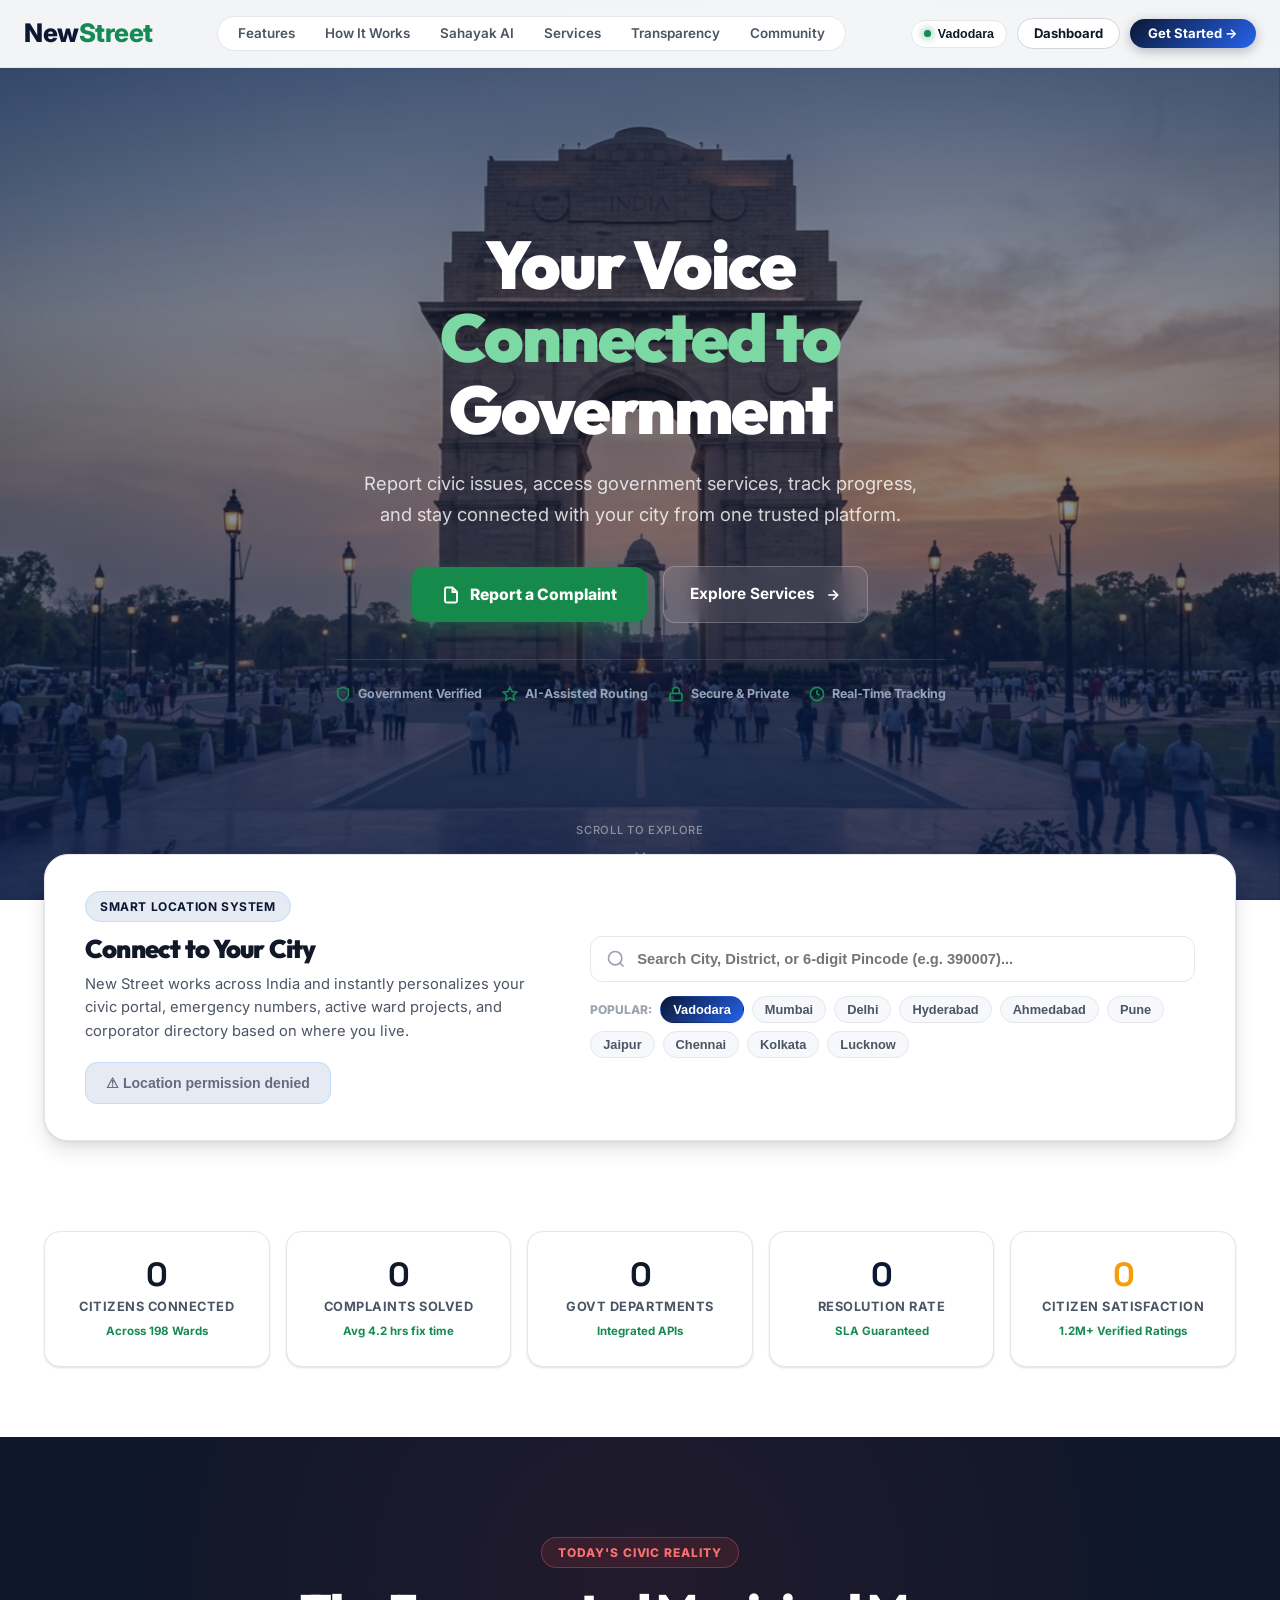
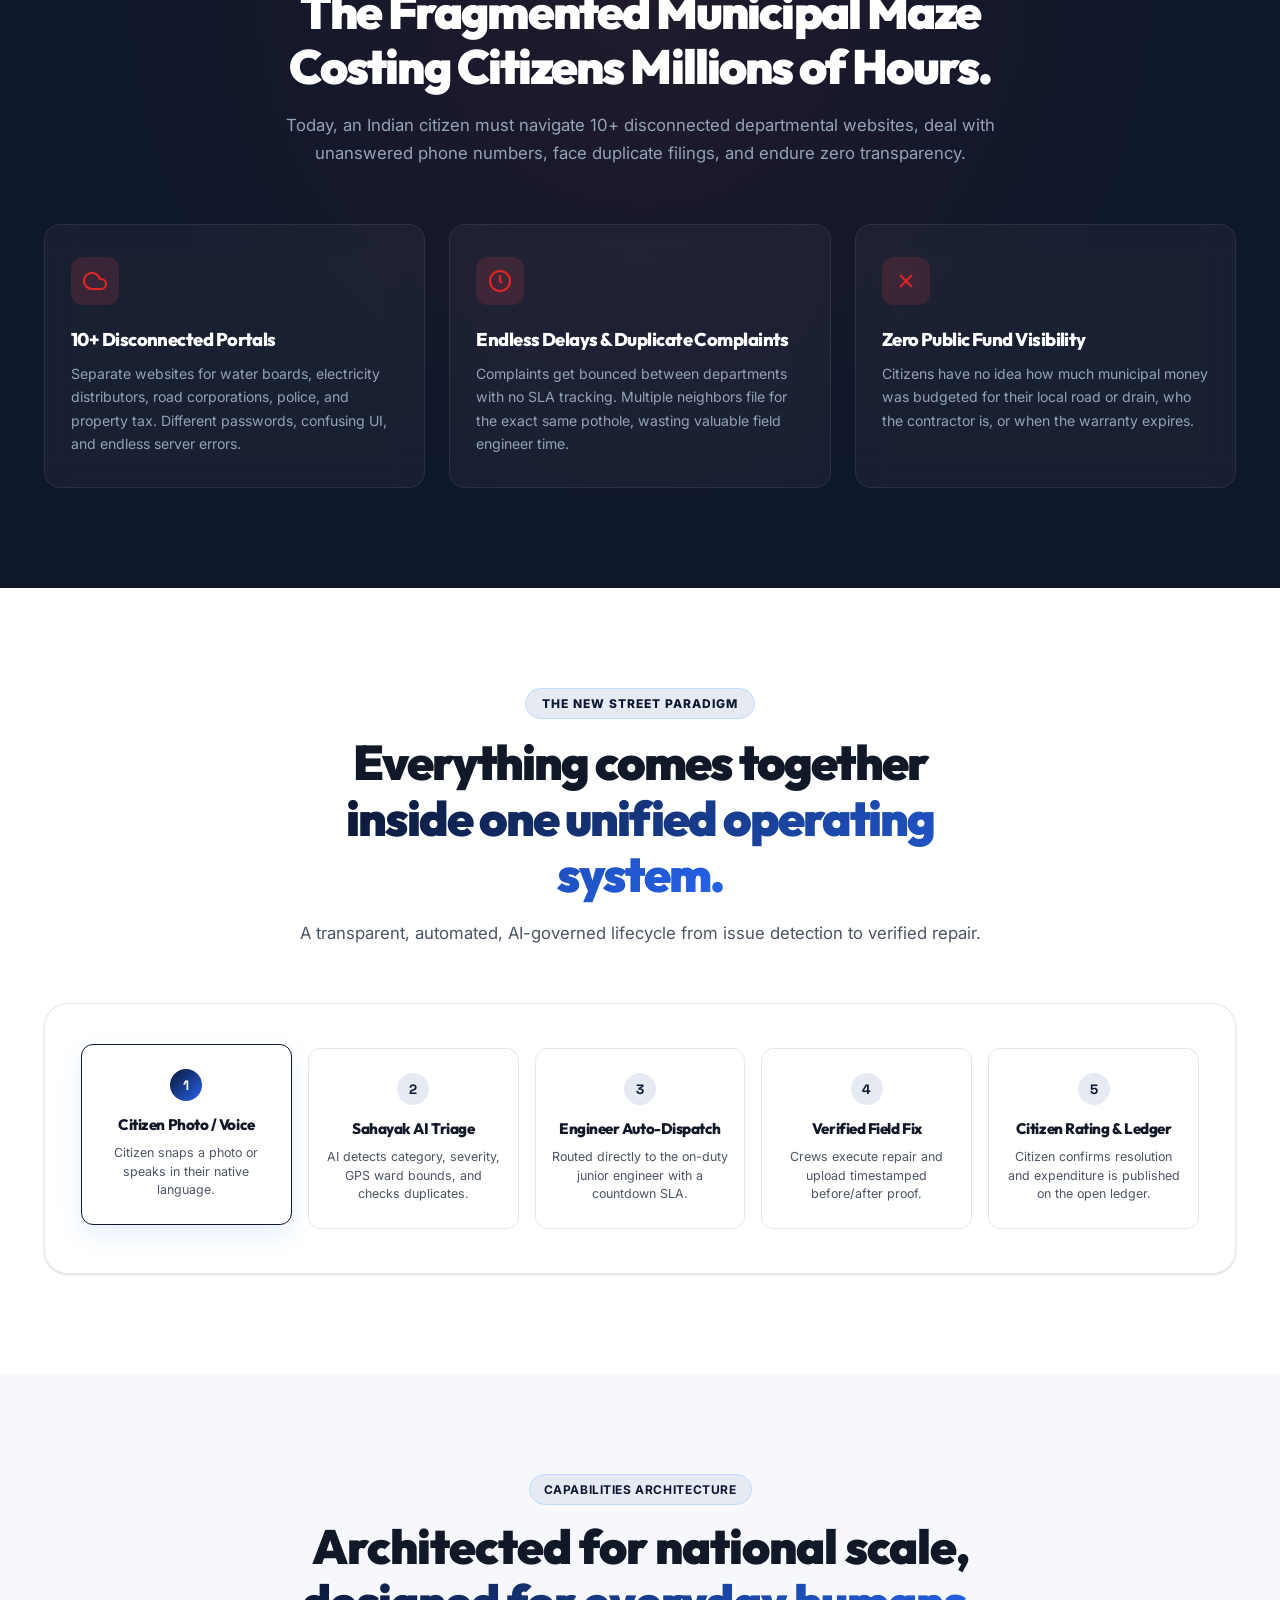
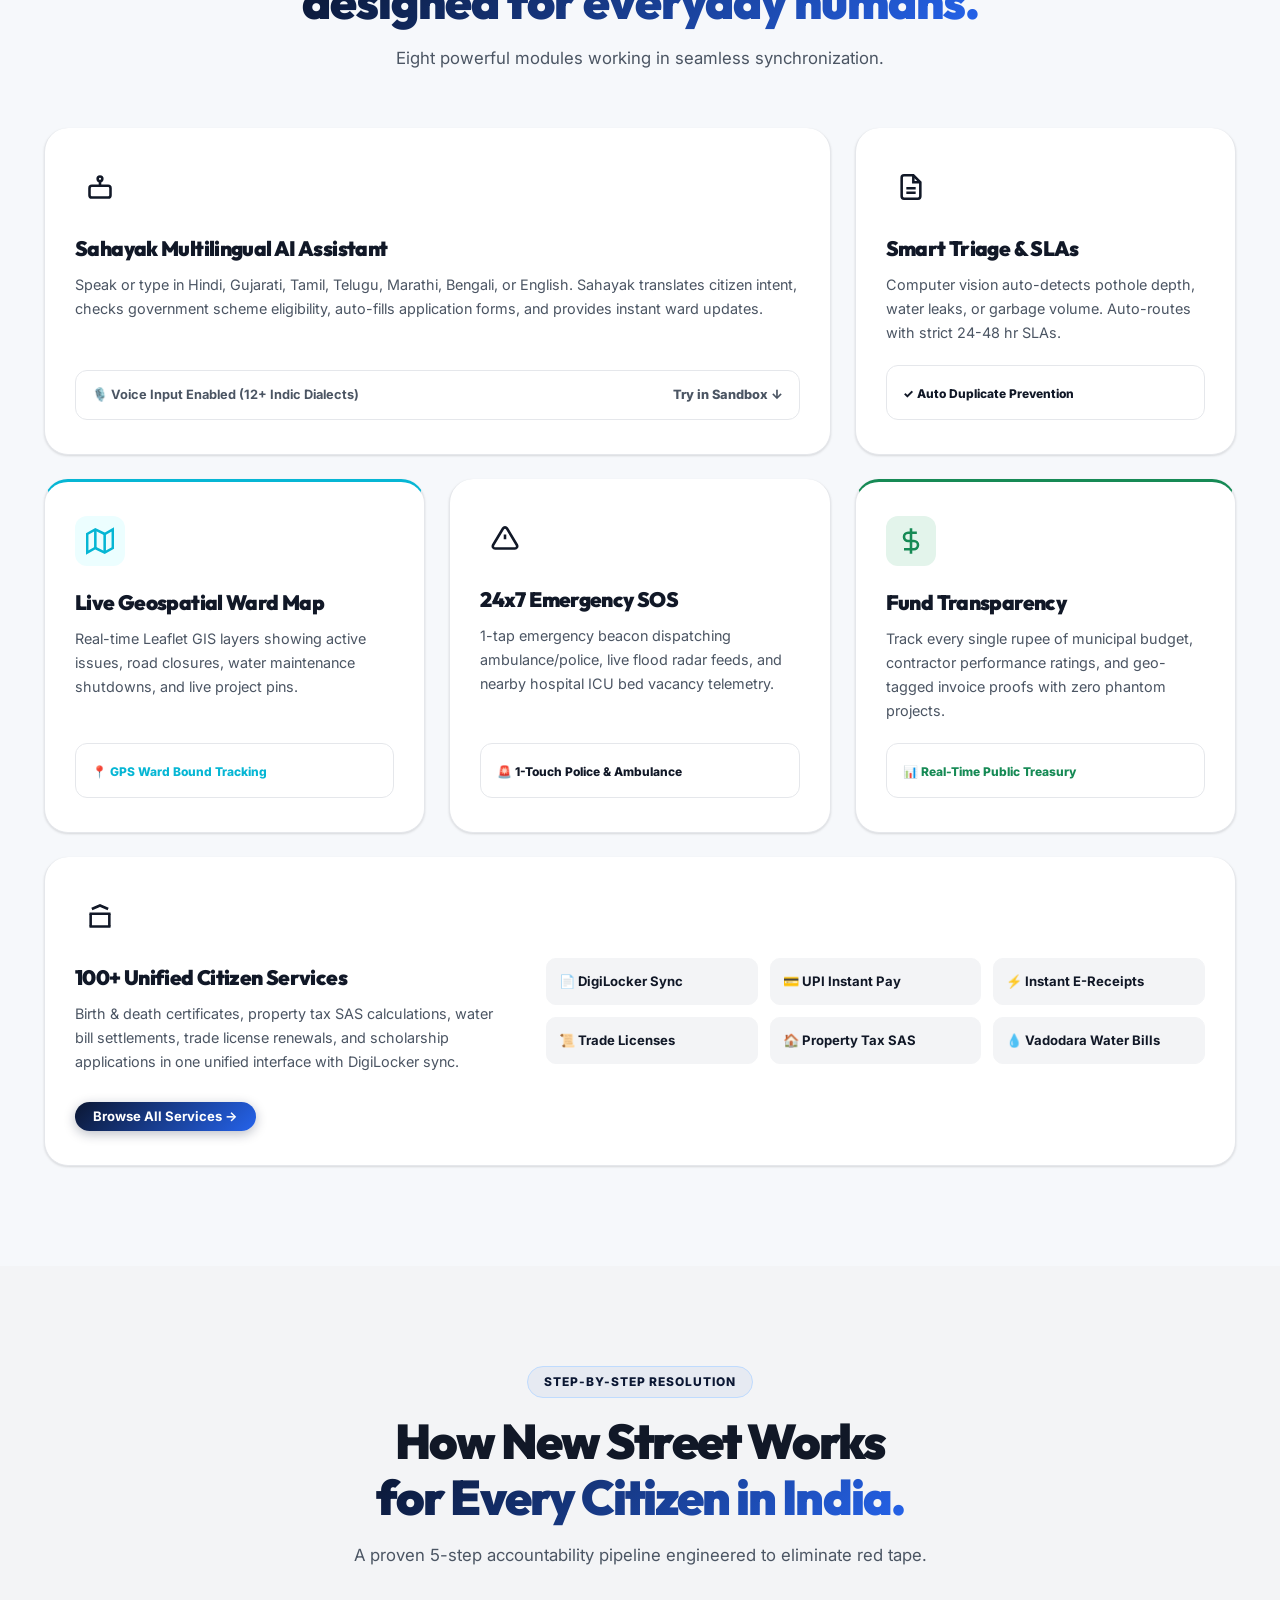
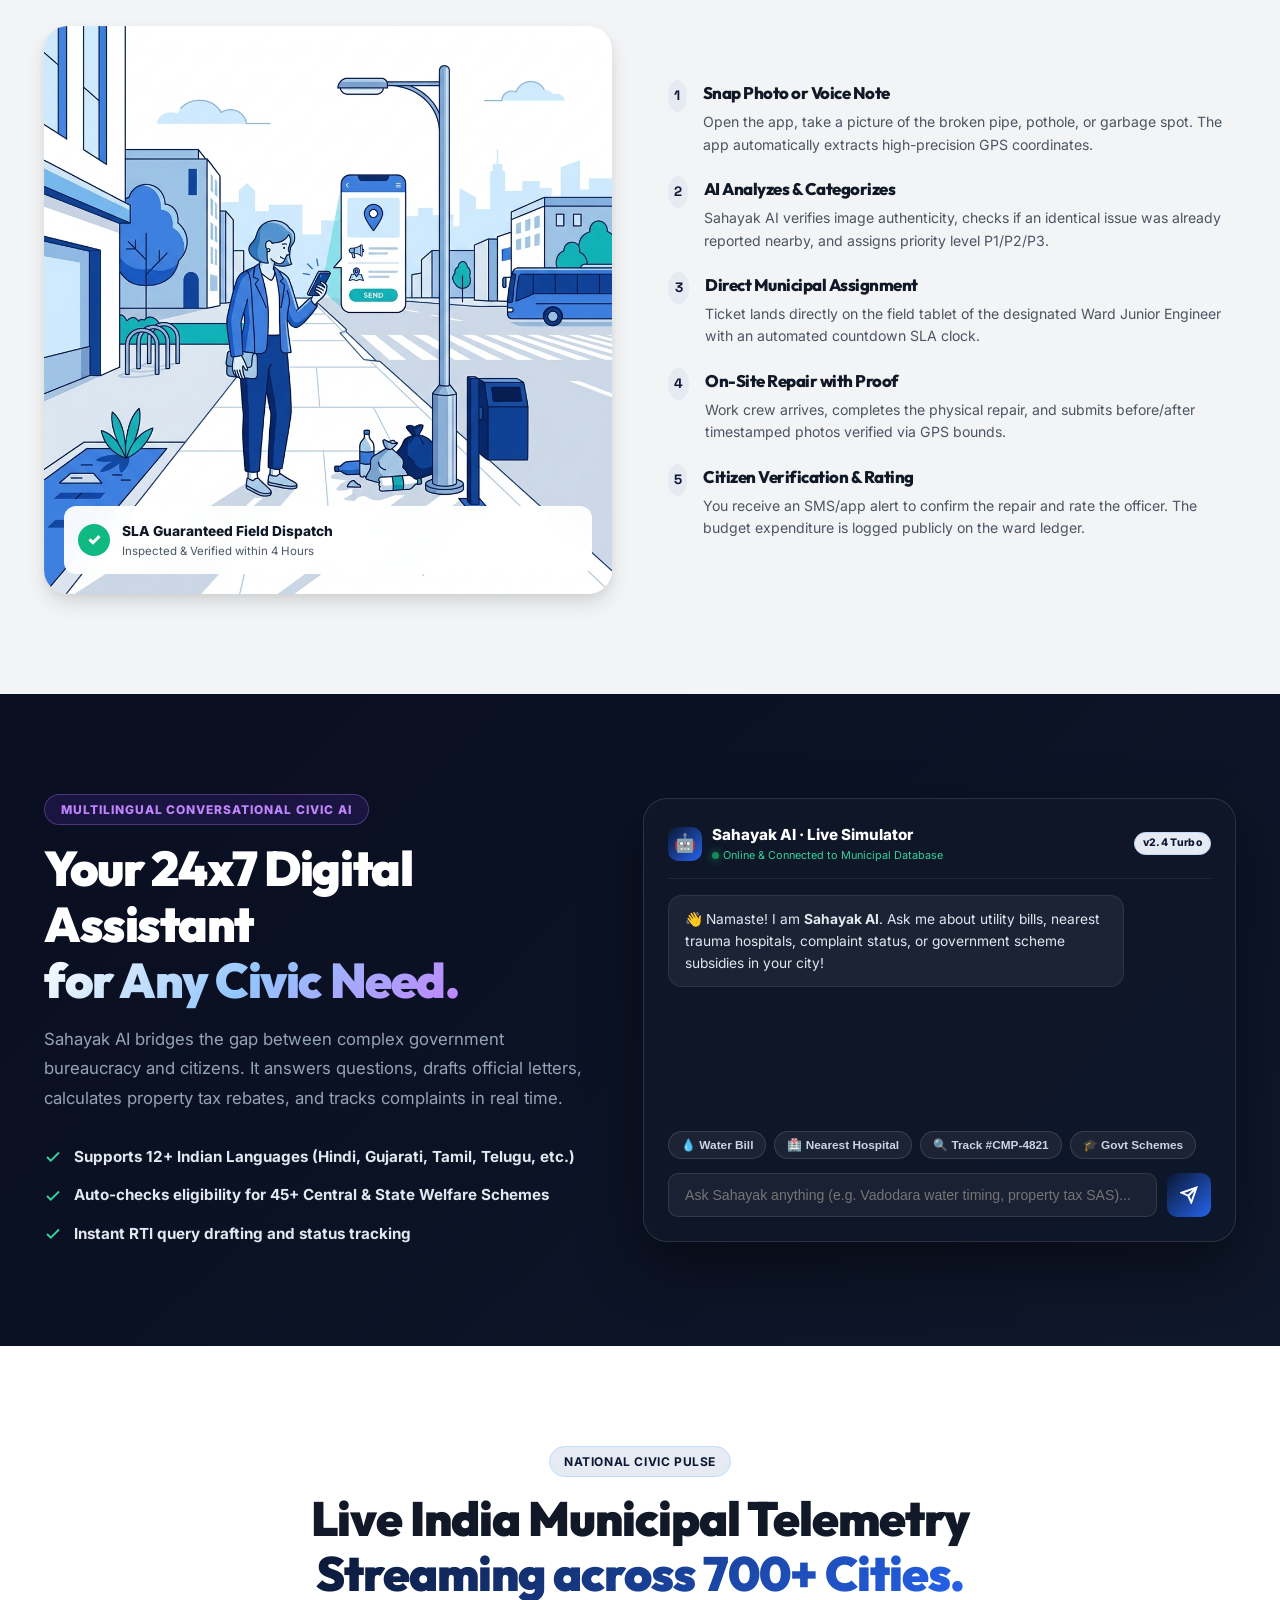
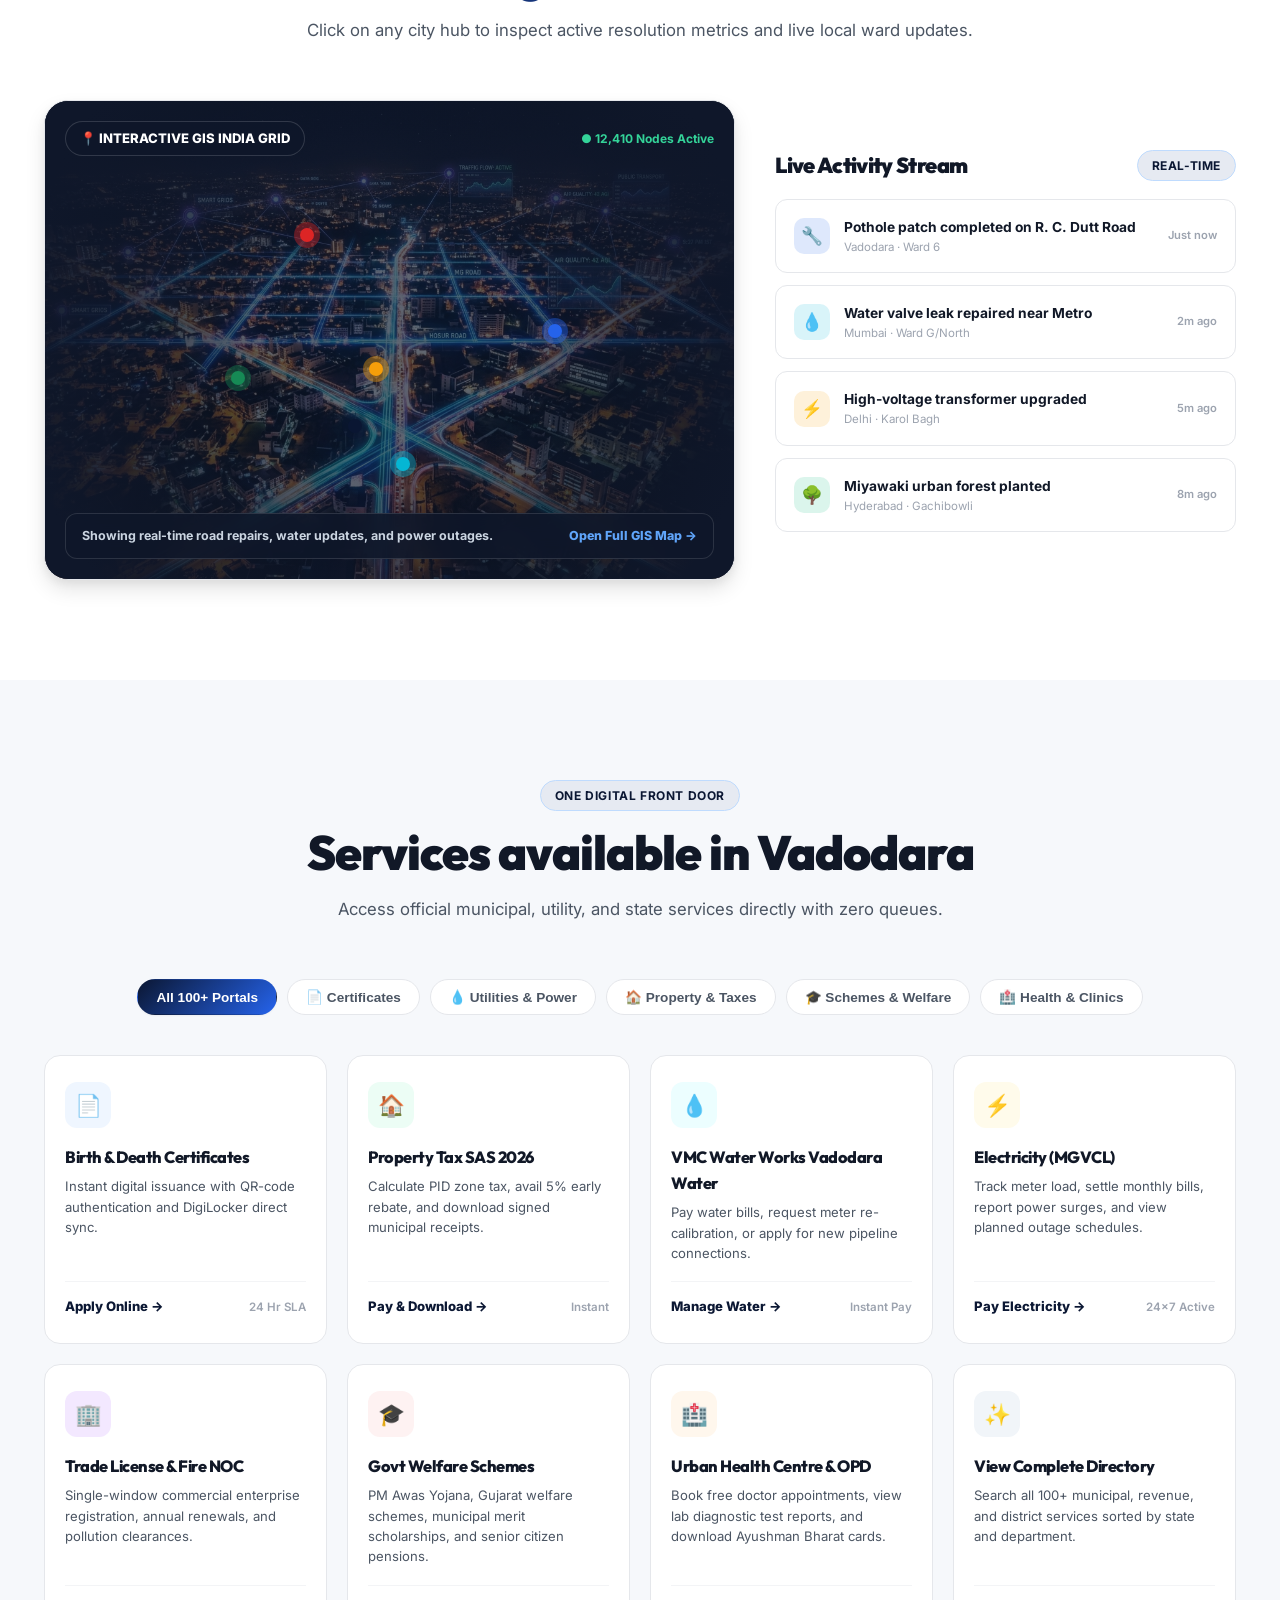
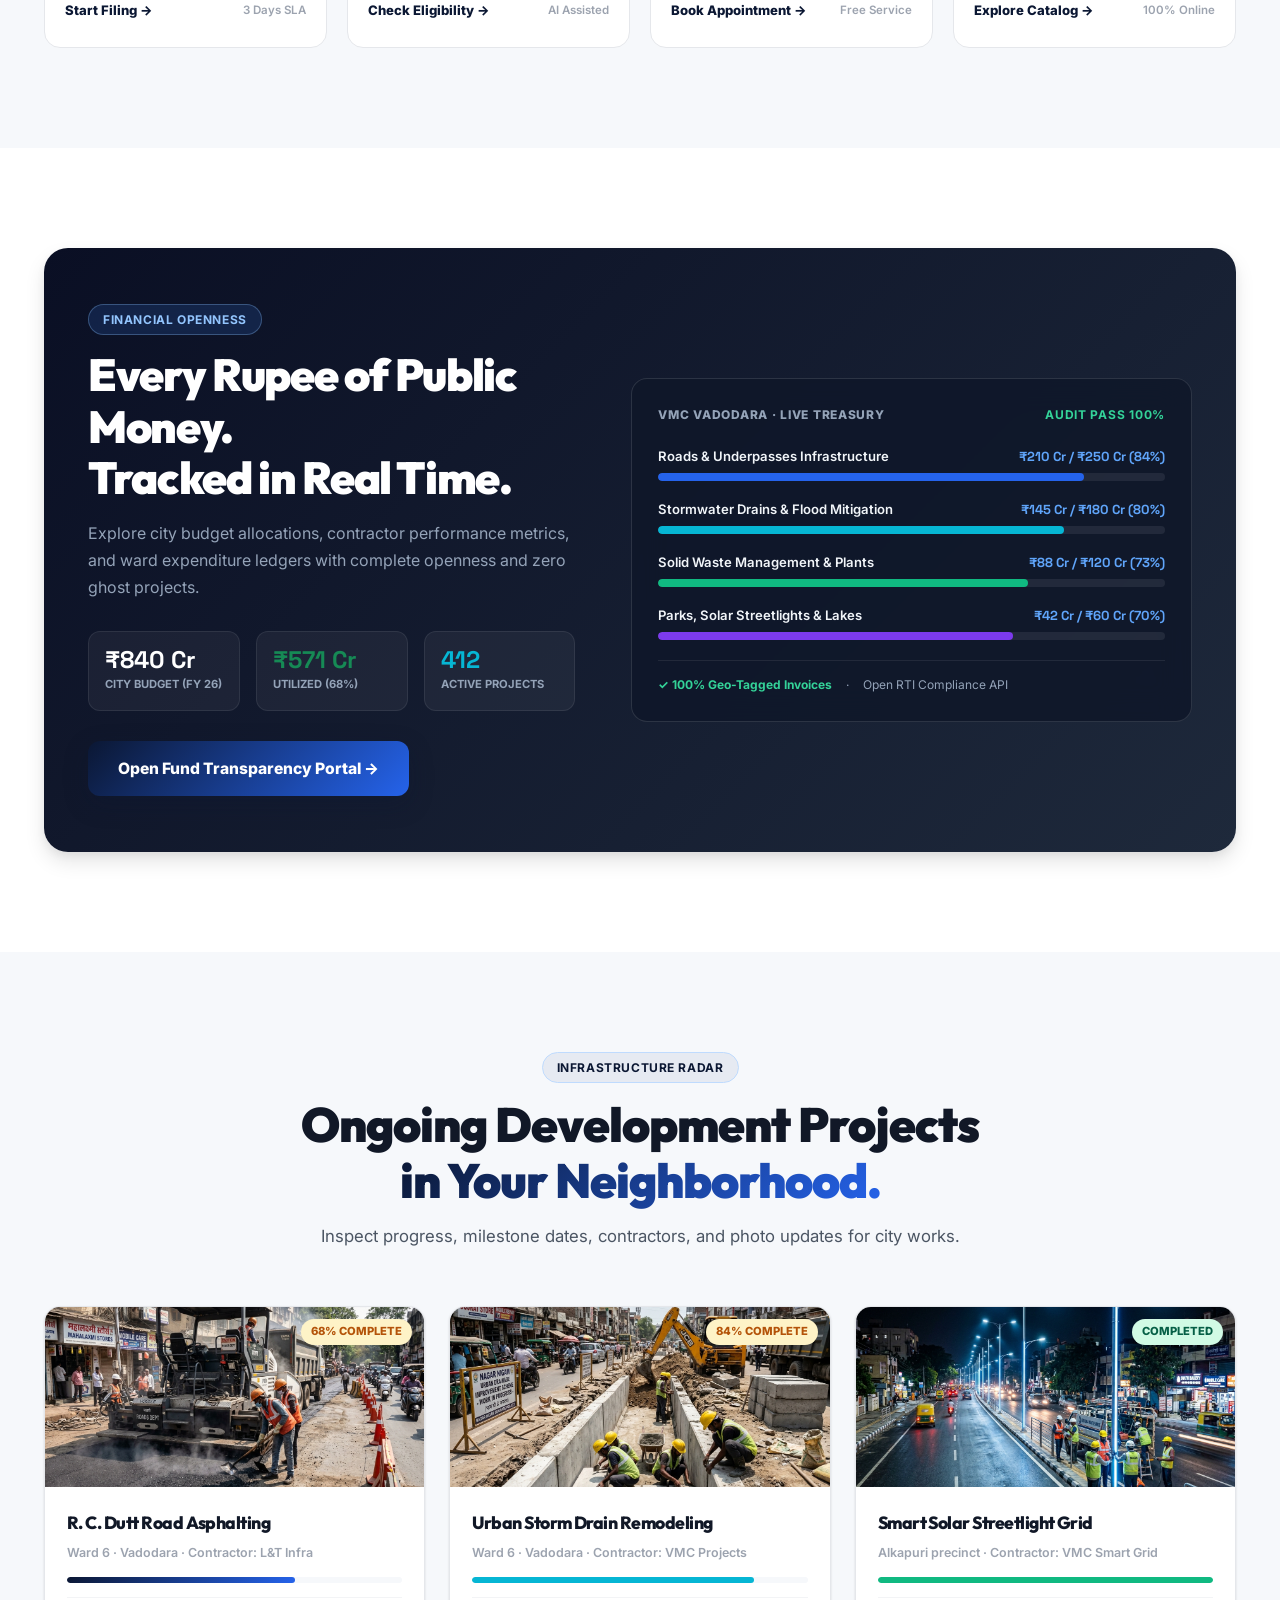
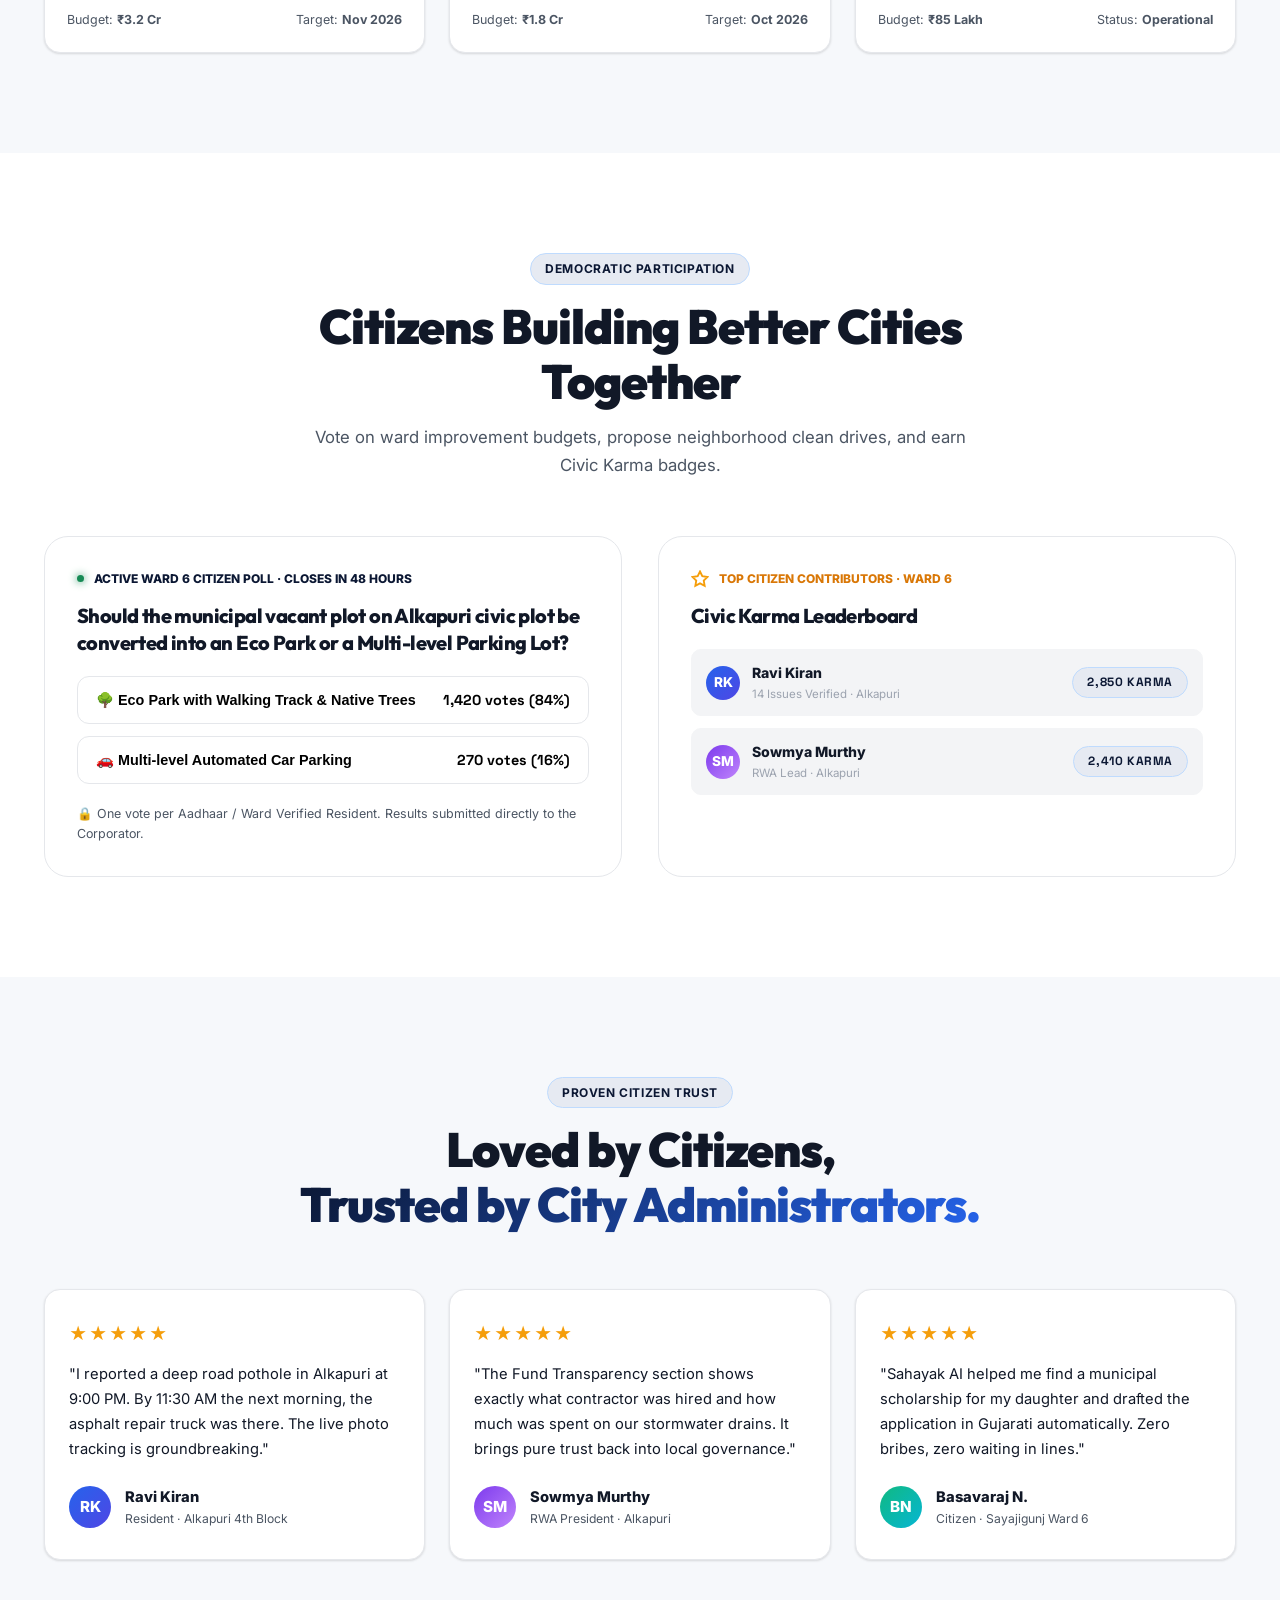
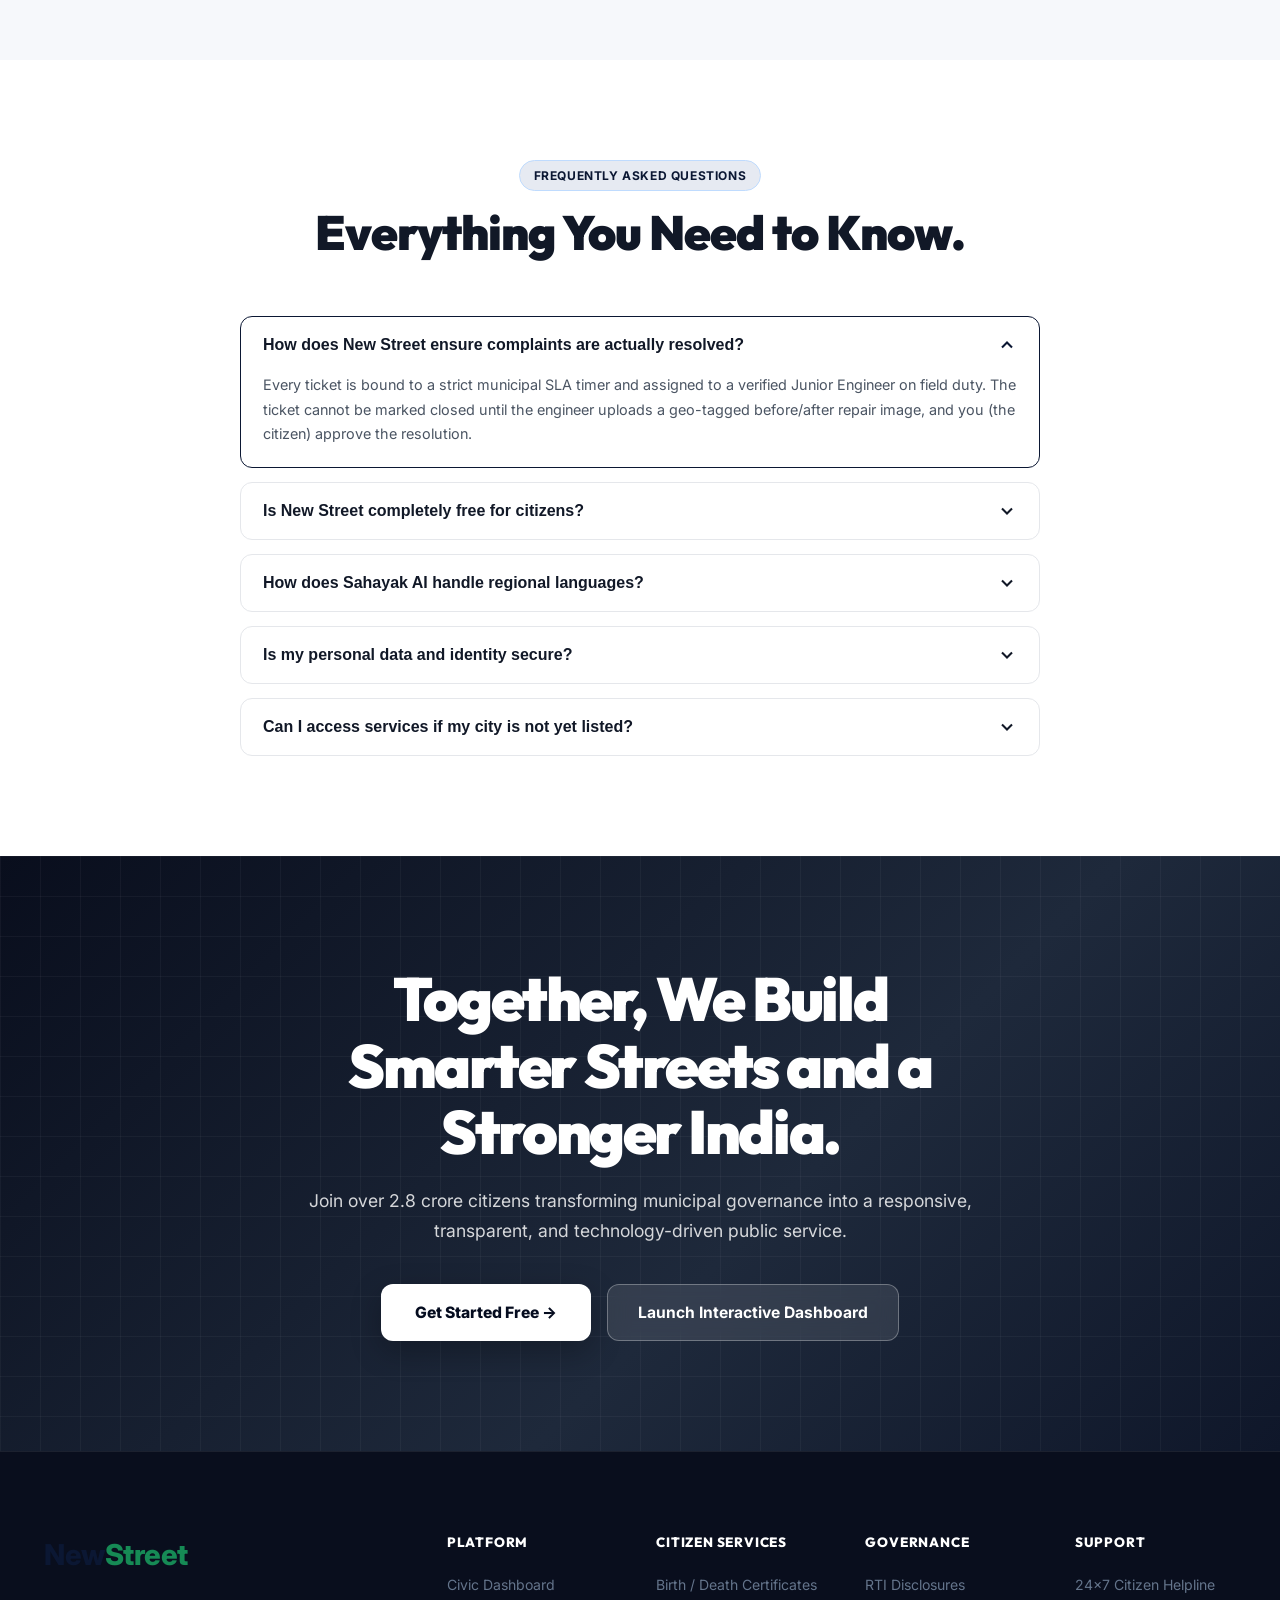
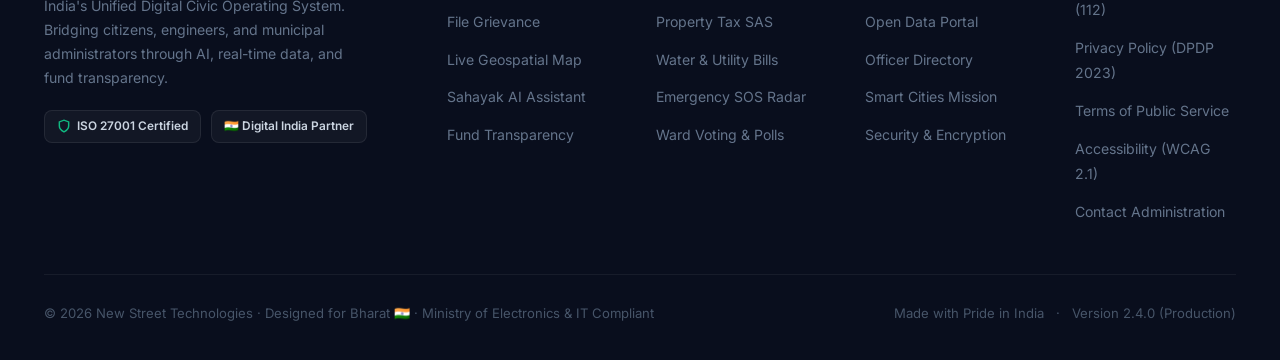
<file: landing_v2.html>
<!DOCTYPE html>
<html lang="en">

<head>
  <meta charset="UTF-8" />
  <meta name="viewport" content="width=device-width, initial-scale=1.0" />
  <title>New Street — India's Digital Civic Operating System</title>
  <meta name="description"
    content="One Platform. Every Citizen. Every Service. Built for Indian civic governance with AI assistance, complaint tracking, real-time public fund transparency, and 100+ unified services." />
  <meta name="theme-color" content="#2563EB" />
  <link rel="preconnect" href="https://fonts.googleapis.com" />
  <link rel="preconnect" href="https://fonts.gstatic.com" crossorigin />
  <link href="https://fonts.googleapis.com/css2?family=Inter:wght@300;400;500;600;700;800;900&family=Outfit:wght@400;500;600;700;800;900&family=Space+Grotesk:wght@500;600;700;800&display=swap" rel="stylesheet" />
  <link rel="stylesheet" href="landing_v2.css" />
  <script src="auth.js"></script>
</head>

<body>

  <!-- ─── 1. NAVBAR ─── -->
  <nav class="navbar" id="mainNav">
    <div class="nav-container">
      <a href="landing_v2.html" class="brand-wrapper">
        <div class="brand-logo-text" style="font-size: 1.6rem; font-weight: 800; font-family: var(--font-sans); letter-spacing: -0.5px;"><span style="color: var(--primary);">New</span><span style="color: var(--emerald);">Street</span></div>
      </a>

      <div class="nav-menu">
        <a href="#features" class="nav-link">Features</a>
        <a href="#how" class="nav-link">How It Works</a>
        <a href="#ai" class="nav-link">Sahayak AI</a>
        <a href="#services" class="nav-link">Services</a>
        <a href="#transparency" class="nav-link">Transparency</a>
        <a href="#community" class="nav-link">Community</a>
      </div>

      <div class="nav-actions">
        <button class="nav-location-btn" id="navLocationBtn" title="Click to change city">
          <span class="nav-location-dot"></span>
          <span id="navLocationText">Vadodara</span>
        </button>

        <a href="#" class="btn-nav-outline" onclick="event.preventDefault(); NS_Auth.dashboardOrRegister();" aria-label="Open Dashboard">Dashboard</a>
        <a href="register.html" class="btn-nav-primary">Get Started →</a>

        <button class="hamburger-btn" id="hamburgerBtn" aria-label="Toggle navigation menu">
          <span></span><span></span><span></span>
        </button>
      </div>
    </div>
  </nav>

  <!-- Mobile Navigation Drawer -->
  <div class="mobile-drawer" id="mobileDrawer">
    <a href="#locationHub">🏙️ Select City</a>
    <a href="#features">⚡ Features</a>
    <a href="#how">🔄 How It Works</a>
    <a href="#ai">🤖 Sahayak AI</a>
    <a href="#services">🏛️ 100+ Services</a>
    <a href="#transparency">📊 Fund Transparency</a>
    <a href="#community">👥 Community Hub</a>
    <div
      style="display:flex;flex-direction:column;gap:10px;margin-top:10px;padding-top:14px;border-top:1px solid var(--border-light);">
      <a href="#" onclick="event.preventDefault(); NS_Auth.dashboardOrRegister();" class="btn-nav-outline text-center">Open Dashboard</a>
      <a href="register.html" class="btn-nav-primary text-center">Get Started Free →</a>
    </div>
  </div>

  <!-- ─── 2. CINEMATIC MONUMENT HERO SECTION ─── -->
  <section class="hero-section" id="hero">
    <!-- Monument Background (India Gate) -->
    <div class="hero-monument-wrap" id="heroMonumentWrap" aria-hidden="true">
      <img src="india_gate_hero.jpg" alt="" class="hero-monument-img" id="heroMonumentImg" />
      <div class="hero-monument-overlay"></div>
    </div>

    <div class="hero-content-wrap">
      <div class="hero-inner">



        <!-- Main Headline -->
        <h1 class="hero-headline reveal">
          Your Voice<br />
          <span class="highlight-word">Connected to</span><br />
          Government
        </h1>

        <p class="hero-subtitle reveal" style="transition-delay:0.1s;">
          Report civic issues, access government services, track progress, and stay connected with your city from one
          trusted platform.
        </p>

        <!-- CTA Buttons -->
        <div class="hero-cta-group reveal" style="transition-delay:0.2s;">
          <a href="register.html" class="btn-hero-primary">
            <svg width="18" height="18" viewBox="0 0 24 24" fill="none" stroke="currentColor" stroke-width="2.5"
              aria-hidden="true">
              <path d="M14 2H6a2 2 0 0 0-2 2v16a2 2 0 0 0 2 2h12a2 2 0 0 0 2-2V8z" />
              <polyline points="14 2 14 8 20 8" />
            </svg>
            Report a Complaint
          </a>
          <a href="#features" class="btn-hero-secondary">
            Explore Services
            <svg width="16" height="16" viewBox="0 0 24 24" fill="none" stroke="currentColor" stroke-width="2.5"
              aria-hidden="true">
              <line x1="5" y1="12" x2="19" y2="12" />
              <polyline points="12 5 19 12 12 19" />
            </svg>
          </a>
        </div>

        <!-- Trust Badges -->
        <div class="hero-trust-badges">
          <div class="htb-item">
            <svg width="16" height="16" viewBox="0 0 24 24" fill="none" stroke="currentColor" stroke-width="2.5">
              <path d="M12 22s8-4 8-10V5l-8-3-8 3v7c0 6 8 10 8 10z" />
            </svg>
            <span>Government Verified</span>
          </div>
          <div class="htb-item">
            <svg width="16" height="16" viewBox="0 0 24 24" fill="none" stroke="currentColor" stroke-width="2.5">
              <polygon
                points="12 2 15.09 8.26 22 9.27 17 14.14 18.18 21.02 12 17.77 5.82 21.02 7 14.14 2 9.27 8.91 8.26 12 2" />
            </svg>
            <span>AI-Assisted Routing</span>
          </div>
          <div class="htb-item">
            <svg width="16" height="16" viewBox="0 0 24 24" fill="none" stroke="currentColor" stroke-width="2.5">
              <rect x="3" y="11" width="18" height="11" rx="2" ry="2" />
              <path d="M7 11V7a5 5 0 0 1 10 0v4" />
            </svg>
            <span>Secure & Private</span>
          </div>
          <div class="htb-item">
            <svg width="16" height="16" viewBox="0 0 24 24" fill="none" stroke="currentColor" stroke-width="2.5">
              <circle cx="12" cy="12" r="10" />
              <polyline points="12 6 12 12 16 14" />
            </svg>
            <span>Real-Time Tracking</span>
          </div>
        </div>

        <!-- City ready state -->
        <div class="hero-city-ready" id="heroCityReady" aria-live="polite"></div>

      </div>
    </div>

    <!-- Scroll Cue -->
    <div class="hero-scroll-cue" aria-hidden="true">
      <div class="hsc-text">Scroll to explore</div>
      <div class="hsc-arrow">
        <svg width="18" height="18" viewBox="0 0 24 24" fill="none" stroke="currentColor" stroke-width="2">
          <polyline points="6 9 12 15 18 9" />
        </svg>
      </div>
    </div>
  </section>

  <!-- ─── 3. SMART LOCATION EXPERIENCE ─── -->
  <section class="smart-location-section" id="locationHub">
    <div class="container">
      <div class="location-hub-card reveal">
        <div>
          <span class="badge-tag badge-blue" style="margin-bottom:12px;">SMART LOCATION SYSTEM</span>
          <h3 class="lhc-left-title">Connect to Your City</h3>
          <p class="lhc-left-desc">
            New Street works across India and instantly personalizes your civic portal, emergency numbers, active ward
            projects, and corporator directory based on where you live.
          </p>
          <button class="btn-gps-detect" id="btnGpsDetect">
            <svg width="18" height="18" viewBox="0 0 24 24" fill="none" stroke="currentColor" stroke-width="2.5">
              <polygon points="3 11 22 2 13 21 11 13 3 11" />
            </svg>
            Use My Current Location
          </button>
        </div>

        <div class="lhc-search-wrapper">
          <div class="lhc-input-group">
            <svg width="20" height="20" viewBox="0 0 24 24" fill="none" stroke="currentColor" stroke-width="2">
              <circle cx="11" cy="11" r="8" />
              <line x1="21" y1="21" x2="16.65" y2="16.65" />
            </svg>
            <input type="text" class="lhc-input" id="citySearchInput"
              placeholder="Search City, District, or 6-digit Pincode (e.g. 390007)..." />
          </div>

          <div class="lhc-popular-cities">
            <span class="lhc-pop-label">Popular:</span>
            <button class="city-pill active" data-city="Vadodara">Vadodara</button>
            <button class="city-pill" data-city="Mumbai">Mumbai</button>
            <button class="city-pill" data-city="Delhi">Delhi</button>
            <button class="city-pill" data-city="Hyderabad">Hyderabad</button>
            <button class="city-pill" data-city="Ahmedabad">Ahmedabad</button>
            <button class="city-pill" data-city="Pune">Pune</button>
            <button class="city-pill" data-city="Jaipur">Jaipur</button>
            <button class="city-pill" data-city="Chennai">Chennai</button>
            <button class="city-pill" data-city="Kolkata">Kolkata</button>
            <button class="city-pill" data-city="Lucknow">Lucknow</button>
          </div>

          <div class="city-personalized-banner" id="cityPersonalizedBanner">
            <!-- Dynamically populated by JS -->
          </div>
        </div>
      </div>
    </div>
  </section>

  <!-- ─── 4. NATIONAL TRUST METRICS ─── -->
  <section class="trust-metrics-section" id="trustMetricsSection">
    <div class="container">
      <div class="metrics-grid">
        <div class="metric-card reveal">
          <div class="mc-val font-mono-num" data-counter-target="2.8" data-counter-suffix=" Cr+">0</div>
          <div class="mc-label">Citizens Connected</div>
          <div class="mc-sub">Across 198 Wards</div>
        </div>

        <div class="metric-card reveal" style="transition-delay:0.06s;">
          <div class="mc-val font-mono-num" data-counter-target="18.4" data-counter-suffix=" L+">0</div>
          <div class="mc-label">Complaints Solved</div>
          <div class="mc-sub">Avg 4.2 hrs fix time</div>
        </div>

        <div class="metric-card reveal" style="transition-delay:0.12s;">
          <div class="mc-val font-mono-num" data-counter-target="700" data-counter-suffix="+">0</div>
          <div class="mc-label">Govt Departments</div>
          <div class="mc-sub">Integrated APIs</div>
        </div>

        <div class="metric-card reveal" style="transition-delay:0.18s;">
          <div class="mc-val font-mono-num text-primary" data-counter-target="92" data-counter-suffix="%">0</div>
          <div class="mc-label">Resolution Rate</div>
          <div class="mc-sub">SLA Guaranteed</div>
        </div>

        <div class="metric-card reveal" style="transition-delay:0.24s;">
          <div class="mc-val font-mono-num text-amber" data-counter-target="4.8" data-counter-suffix="★">0</div>
          <div class="mc-label">Citizen Satisfaction</div>
          <div class="mc-sub">1.2M+ Verified Ratings</div>
        </div>
      </div>
    </div>
  </section>

  <!-- ─── 5. PROBLEM SECTION (DARK) ─── -->
  <section class="problem-section">
    <div class="container">
      <div class="problem-header reveal">
        <span class="problem-tag">TODAY'S CIVIC REALITY</span>
        <h2 class="problem-title">The Fragmented Municipal Maze<br />Costing Citizens Millions of Hours.</h2>
        <p class="problem-sub">
          Today, an Indian citizen must navigate 10+ disconnected departmental websites, deal with unanswered phone
          numbers, face duplicate filings, and endure zero transparency.
        </p>
      </div>

      <div class="friction-grid">
        <div class="friction-card reveal">
          <div class="fc-icon">
            <svg width="24" height="24" viewBox="0 0 24 24" fill="none" stroke="currentColor" stroke-width="2.2">
              <path d="M18 10h-1.26A8 8 0 1 0 9 20h9a5 5 0 0 0 0-10z" />
            </svg>
          </div>
          <h3 class="fc-title">10+ Disconnected Portals</h3>
          <p class="fc-desc">Separate websites for water boards, electricity distributors, road corporations, police,
            and property tax. Different passwords, confusing UI, and endless server errors.</p>
        </div>

        <div class="friction-card reveal" style="transition-delay:0.1s;">
          <div class="fc-icon">
            <svg width="24" height="24" viewBox="0 0 24 24" fill="none" stroke="currentColor" stroke-width="2.2">
              <circle cx="12" cy="12" r="10" />
              <polyline points="12 6 12 12 14 14" />
            </svg>
          </div>
          <h3 class="fc-title">Endless Delays & Duplicate Complaints</h3>
          <p class="fc-desc">Complaints get bounced between departments with no SLA tracking. Multiple neighbors file
            for the exact same pothole, wasting valuable field engineer time.</p>
        </div>

        <div class="friction-card reveal" style="transition-delay:0.2s;">
          <div class="fc-icon">
            <svg width="24" height="24" viewBox="0 0 24 24" fill="none" stroke="currentColor" stroke-width="2.2">
              <line x1="18" y1="6" x2="6" y2="18" />
              <line x1="6" y1="6" x2="18" y2="18" />
            </svg>
          </div>
          <h3 class="fc-title">Zero Public Fund Visibility</h3>
          <p class="fc-desc">Citizens have no idea how much municipal money was budgeted for their local road or drain,
            who the contractor is, or when the warranty expires.</p>
        </div>
      </div>
    </div>
  </section>

  <!-- ─── 6. SOLUTION SECTION (BRIGHT WORKFLOW) ─── -->
  <section class="solution-section">
    <div class="container">
      <div class="solution-header reveal">
        <span class="solution-tag">THE NEW STREET PARADIGM</span>
        <h2 class="solution-title">Everything comes together<br /><span class="gradient-text">inside one unified
            operating system.</span></h2>
        <p class="section-sub">A transparent, automated, AI-governed lifecycle from issue detection to verified repair.
        </p>
      </div>

      <div class="workflow-container reveal">
        <div class="workflow-steps-row">
          <div class="wf-step-card active">
            <div class="wf-step-num font-mono-num">1</div>
            <h4 class="wf-step-title">Citizen Photo / Voice</h4>
            <p class="wf-step-desc">Citizen snaps a photo or speaks in their native language.</p>
          </div>

          <div class="wf-step-card">
            <div class="wf-step-num font-mono-num">2</div>
            <h4 class="wf-step-title">Sahayak AI Triage</h4>
            <p class="wf-step-desc">AI detects category, severity, GPS ward bounds, and checks duplicates.</p>
          </div>

          <div class="wf-step-card">
            <div class="wf-step-num font-mono-num">3</div>
            <h4 class="wf-step-title">Engineer Auto-Dispatch</h4>
            <p class="wf-step-desc">Routed directly to the on-duty junior engineer with a countdown SLA.</p>
          </div>

          <div class="wf-step-card">
            <div class="wf-step-num font-mono-num">4</div>
            <h4 class="wf-step-title">Verified Field Fix</h4>
            <p class="wf-step-desc">Crews execute repair and upload timestamped before/after proof.</p>
          </div>

          <div class="wf-step-card">
            <div class="wf-step-num font-mono-num">5</div>
            <h4 class="wf-step-title">Citizen Rating & Ledger</h4>
            <p class="wf-step-desc">Citizen confirms resolution and expenditure is published on the open ledger.</p>
          </div>
        </div>
      </div>
    </div>
  </section>

  <!-- ─── 7. CORE FEATURES BENTO GRID ─── -->
  <section class="features-section" id="features">
    <div class="container">
      <div class="section-head reveal">
        <span class="badge-tag badge-blue" style="margin-bottom:14px;">CAPABILITIES ARCHITECTURE</span>
        <h2 class="section-h2">Architected for national scale,<br /><span class="gradient-text">designed for everyday
            humans.</span></h2>
        <p class="section-sub">Eight powerful modules working in seamless synchronization.</p>
      </div>

      <div class="bento-grid">
        <!-- 1. AI Citizen Assistant -->
        <div class="bento-card bento-card-8 reveal" style="border-top: 3px solid var(--purple);">
          <div>
            <div class="bc-icon" style="background:var(--purple-light);color:var(--purple);">
              <svg width="28" height="28" viewBox="0 0 24 24" fill="none" stroke="currentColor" stroke-width="2.2">
                <rect x="3" y="11" width="18" height="10" rx="2" />
                <circle cx="12" cy="5" r="2" />
                <path d="M12 7v4" />
                <line x1="8" y1="16" x2="8" y2="16" />
                <line x1="16" y1="16" x2="16" y2="16" />
              </svg>
            </div>
            <h3 class="bc-title">Sahayak Multilingual AI Assistant</h3>
            <p class="bc-desc">Speak or type in Hindi, Gujarati, Tamil, Telugu, Marathi, Bengali, or English. Sahayak
              translates citizen intent, checks government scheme eligibility, auto-fills application forms, and
              provides instant ward updates.</p>
          </div>
          <div class="bc-interactive-preview">
            <div
              style="display:flex;align-items:center;justify-content:space-between;font-size:0.8rem;font-weight:700;color:var(--text-secondary);">
              <span>🎙️ Voice Input Enabled (12+ Indic Dialects)</span>
              <span style="color:var(--purple);font-weight:800;">Try in Sandbox ↓</span>
            </div>
          </div>
        </div>

        <!-- 2. Smart Complaint System -->
        <div class="bento-card bento-card-4 reveal"
          style="border-top: 3px solid var(--royal-blue);transition-delay:0.08s;">
          <div>
            <div class="bc-icon" style="background:var(--royal-blue-light);color:var(--royal-blue);">
              <svg width="28" height="28" viewBox="0 0 24 24" fill="none" stroke="currentColor" stroke-width="2.2">
                <path d="M14 2H6a2 2 0 0 0-2 2v16a2 2 0 0 0 2 2h12a2 2 0 0 0 2-2V8z" />
                <polyline points="14 2 14 8 20 8" />
                <line x1="16" y1="13" x2="8" y2="13" />
                <line x1="16" y1="17" x2="8" y2="17" />
              </svg>
            </div>
            <h3 class="bc-title">Smart Triage & SLAs</h3>
            <p class="bc-desc">Computer vision auto-detects pothole depth, water leaks, or garbage volume. Auto-routes
              with strict 24-48 hr SLAs.</p>
          </div>
          <div class="bc-interactive-preview">
            <span style="font-size:0.75rem;font-weight:800;color:var(--royal-blue);">✓ Auto Duplicate Prevention</span>
          </div>
        </div>

        <!-- 3. Live Geospatial Map -->
        <div class="bento-card bento-card-4 reveal" style="border-top: 3px solid var(--cyan);transition-delay:0.12s;">
          <div>
            <div class="bc-icon" style="background:var(--cyan-light);color:var(--cyan);">
              <svg width="28" height="28" viewBox="0 0 24 24" fill="none" stroke="currentColor" stroke-width="2.2">
                <polygon points="1 6 1 22 8 18 16 22 23 18 23 2 16 6 8 2 1 6" />
                <line x1="8" y1="2" x2="8" y2="18" />
                <line x1="16" y1="6" x2="16" y2="22" />
              </svg>
            </div>
            <h3 class="bc-title">Live Geospatial Ward Map</h3>
            <p class="bc-desc">Real-time Leaflet GIS layers showing active issues, road closures, water maintenance
              shutdowns, and live project pins.</p>
          </div>
          <div class="bc-interactive-preview">
            <span style="font-size:0.75rem;font-weight:800;color:var(--cyan);">📍 GPS Ward Bound Tracking</span>
          </div>
        </div>

        <!-- 4. Emergency SOS -->
        <div class="bento-card bento-card-4 reveal" style="border-top: 3px solid var(--red);transition-delay:0.16s;">
          <div>
            <div class="bc-icon" style="background:var(--red-light);color:var(--red);">
              <svg width="28" height="28" viewBox="0 0 24 24" fill="none" stroke="currentColor" stroke-width="2.2">
                <path d="M10.29 3.86L1.82 18a2 2 0 0 0 1.71 3h16.94a2 2 0 0 0 1.71-3L13.71 3.86a2 2 0 0 0-3.42 0z" />
                <line x1="12" y1="9" x2="12" y2="13" />
                <line x1="12" y1="17" x2="12.01" y2="17" />
              </svg>
            </div>
            <h3 class="bc-title">24x7 Emergency SOS</h3>
            <p class="bc-desc">1-tap emergency beacon dispatching ambulance/police, live flood radar feeds, and nearby
              hospital ICU bed vacancy telemetry.</p>
          </div>
          <div class="bc-interactive-preview">
            <span style="font-size:0.75rem;font-weight:800;color:var(--red);">🚨 1-Touch Police & Ambulance</span>
          </div>
        </div>

        <!-- 5. Public Fund Transparency -->
        <div class="bento-card bento-card-4 reveal"
          style="border-top: 3px solid var(--emerald);transition-delay:0.20s;">
          <div>
            <div class="bc-icon" style="background:var(--emerald-light);color:var(--emerald);">
              <svg width="28" height="28" viewBox="0 0 24 24" fill="none" stroke="currentColor" stroke-width="2.2">
                <line x1="12" y1="1" x2="12" y2="23" />
                <path d="M17 5H9.5a3.5 3.5 0 0 0 0 7h5a3.5 3.5 0 0 1 0 7H6" />
              </svg>
            </div>
            <h3 class="bc-title">Fund Transparency</h3>
            <p class="bc-desc">Track every single rupee of municipal budget, contractor performance ratings, and
              geo-tagged invoice proofs with zero phantom projects.</p>
          </div>
          <div class="bc-interactive-preview">
            <span style="font-size:0.75rem;font-weight:800;color:var(--emerald);">📊 Real-Time Public Treasury</span>
          </div>
        </div>

        <!-- 6. 100+ Citizen Services -->
        <div class="bento-card bento-card-12 reveal"
          style="border-top: 3px solid var(--royal-blue);transition-delay:0.24s;">
          <div style="display:grid;grid-template-columns:1fr 1.5fr;gap:32px;align-items:center;">
            <div>
              <div class="bc-icon" style="background:var(--royal-blue-light);color:var(--royal-blue);">
                <svg width="28" height="28" viewBox="0 0 24 24" fill="none" stroke="currentColor" stroke-width="2.2">
                  <path d="M3 21h18" />
                  <path d="M3 10h18" />
                  <path d="M5 6l7-3 7 3" />
                  <path d="M4 10v11" />
                  <path d="M20 10v11" />
                </svg>
              </div>
              <h3 class="bc-title">100+ Unified Citizen Services</h3>
              <p class="bc-desc">Birth & death certificates, property tax SAS calculations, water bill settlements,
                trade license renewals, and scholarship applications in one unified interface with DigiLocker sync.</p>
              <a href="#services" class="btn-nav-primary" style="display:inline-block;margin-top:8px;">Browse All
                Services →</a>
            </div>

            <div style="display:grid;grid-template-columns:repeat(3,1fr);gap:12px;">
              <div
                style="background:var(--bg-subtle);border:1px solid var(--border-light);border-radius:10px;padding:12px;font-size:0.82rem;font-weight:700;">
                📄 DigiLocker Sync</div>
              <div
                style="background:var(--bg-subtle);border:1px solid var(--border-light);border-radius:10px;padding:12px;font-size:0.82rem;font-weight:700;">
                💳 UPI Instant Pay</div>
              <div
                style="background:var(--bg-subtle);border:1px solid var(--border-light);border-radius:10px;padding:12px;font-size:0.82rem;font-weight:700;">
                ⚡ Instant E-Receipts</div>
              <div
                style="background:var(--bg-subtle);border:1px solid var(--border-light);border-radius:10px;padding:12px;font-size:0.82rem;font-weight:700;">
                📜 Trade Licenses</div>
              <div
                style="background:var(--bg-subtle);border:1px solid var(--border-light);border-radius:10px;padding:12px;font-size:0.82rem;font-weight:700;">
                🏠 Property Tax SAS</div>
              <div
                style="background:var(--bg-subtle);border:1px solid var(--border-light);border-radius:10px;padding:12px;font-size:0.82rem;font-weight:700;">
                💧 Vadodara Water Bills</div>
            </div>
          </div>
        </div>
      </div>
    </div>
  </section>

  <!-- ─── 8. HOW IT WORKS ─── -->
  <section class="solution-section" id="how" style="background:var(--bg-subtle);">
    <div class="container">
      <div class="solution-header reveal">
        <span class="solution-tag">STEP-BY-STEP RESOLUTION</span>
        <h2 class="solution-title">How New Street Works<br /><span class="gradient-text">for Every Citizen in
            India.</span></h2>
        <p class="section-sub">A proven 5-step accountability pipeline engineered to eliminate red tape.</p>
      </div>

      <div style="display:grid;grid-template-columns:1fr 1fr;gap:56px;align-items:center;">
        <div class="reveal">
          <div style="border-radius:var(--radius-xl);overflow:hidden;box-shadow:var(--shadow-lg);position:relative;">
            <img src="feature_report.jpg" alt="Citizen filing complaint"
              style="width:100%;height:auto;display:block;" />
            <div
              style="position:absolute;bottom:20px;left:20px;right:20px;background:rgba(255,255,255,0.95);backdrop-filter:blur(12px);border-radius:12px;padding:14px;display:flex;align-items:center;gap:12px;">
              <div
                style="width:32px;height:32px;border-radius:50%;background:#10B981;color:#fff;display:flex;align-items:center;justify-content:center;font-weight:900;">
                ✓</div>
              <div>
                <div style="font-size:0.86rem;font-weight:800;color:var(--text-primary);">SLA Guaranteed Field Dispatch
                </div>
                <div style="font-size:0.72rem;color:var(--text-secondary);">Inspected & Verified within 4 Hours</div>
              </div>
            </div>
          </div>
        </div>

        <div class="reveal" style="display:flex;flex-direction:column;gap:20px;">
          <div style="display:flex;gap:16px;align-items:flex-start;">
            <div class="wf-step-num font-mono-num" style="margin:0;">1</div>
            <div>
              <h4 style="font-size:1.05rem;font-weight:800;color:var(--text-primary);margin-bottom:4px;">Snap Photo or
                Voice Note</h4>
              <p style="font-size:0.88rem;color:var(--text-secondary);line-height:1.6;">Open the app, take a picture of
                the broken pipe, pothole, or garbage spot. The app automatically extracts high-precision GPS
                coordinates.</p>
            </div>
          </div>

          <div style="display:flex;gap:16px;align-items:flex-start;">
            <div class="wf-step-num font-mono-num" style="margin:0;">2</div>
            <div>
              <h4 style="font-size:1.05rem;font-weight:800;color:var(--text-primary);margin-bottom:4px;">AI Analyzes &
                Categorizes</h4>
              <p style="font-size:0.88rem;color:var(--text-secondary);line-height:1.6;">Sahayak AI verifies image
                authenticity, checks if an identical issue was already reported nearby, and assigns priority level
                P1/P2/P3.</p>
            </div>
          </div>

          <div style="display:flex;gap:16px;align-items:flex-start;">
            <div class="wf-step-num font-mono-num" style="margin:0;">3</div>
            <div>
              <h4 style="font-size:1.05rem;font-weight:800;color:var(--text-primary);margin-bottom:4px;">Direct
                Municipal Assignment</h4>
              <p style="font-size:0.88rem;color:var(--text-secondary);line-height:1.6;">Ticket lands directly on the
                field tablet of the designated Ward Junior Engineer with an automated countdown SLA clock.</p>
            </div>
          </div>

          <div style="display:flex;gap:16px;align-items:flex-start;">
            <div class="wf-step-num font-mono-num" style="margin:0;">4</div>
            <div>
              <h4 style="font-size:1.05rem;font-weight:800;color:var(--text-primary);margin-bottom:4px;">On-Site Repair
                with Proof</h4>
              <p style="font-size:0.88rem;color:var(--text-secondary);line-height:1.6;">Work crew arrives, completes the
                physical repair, and submits before/after timestamped photos verified via GPS bounds.</p>
            </div>
          </div>

          <div style="display:flex;gap:16px;align-items:flex-start;">
            <div class="wf-step-num font-mono-num" style="margin:0;">5</div>
            <div>
              <h4 style="font-size:1.05rem;font-weight:800;color:var(--text-primary);margin-bottom:4px;">Citizen
                Verification & Rating</h4>
              <p style="font-size:0.88rem;color:var(--text-secondary);line-height:1.6;">You receive an SMS/app alert to
                confirm the repair and rate the officer. The budget expenditure is logged publicly on the ward ledger.
              </p>
            </div>
          </div>
        </div>
      </div>
    </div>
  </section>

  <!-- ─── 9. SAHAYAK AI ASSISTANT SHOWCASE ─── -->
  <section class="ai-section" id="ai">
    <div class="container">
      <div class="ai-container">
        <div class="reveal">
          <span class="ai-tag">MULTILINGUAL CONVERSATIONAL CIVIC AI</span>
          <h2 class="ai-title">Your 24x7 Digital Assistant<br /><span class="gradient-text-light">for Any Civic
              Need.</span></h2>
          <p class="ai-desc">
            Sahayak AI bridges the gap between complex government bureaucracy and citizens. It answers questions, drafts
            official letters, calculates property tax rebates, and tracks complaints in real time.
          </p>

          <div class="ai-features-list">
            <div class="aif-item">
              <svg width="18" height="18" viewBox="0 0 24 24" fill="none" stroke="currentColor" stroke-width="2.5">
                <polyline points="20 6 9 17 4 12" />
              </svg>
              <span>Supports 12+ Indian Languages (Hindi, Gujarati, Tamil, Telugu, etc.)</span>
            </div>
            <div class="aif-item">
              <svg width="18" height="18" viewBox="0 0 24 24" fill="none" stroke="currentColor" stroke-width="2.5">
                <polyline points="20 6 9 17 4 12" />
              </svg>
              <span>Auto-checks eligibility for 45+ Central & State Welfare Schemes</span>
            </div>
            <div class="aif-item">
              <svg width="18" height="18" viewBox="0 0 24 24" fill="none" stroke="currentColor" stroke-width="2.5">
                <polyline points="20 6 9 17 4 12" />
              </svg>
              <span>Instant RTI query drafting and status tracking</span>
            </div>
          </div>
        </div>

        <!-- Interactive AI Chat Sandbox -->
        <div class="ai-chat-sandbox reveal" style="transition-delay:0.12s;">
          <div class="chat-sandbox-header">
            <div class="csh-brand">
              <div class="csh-avatar">🤖</div>
              <div>
                <div class="csh-name">Sahayak AI · Live Simulator</div>
                <div class="csh-status">
                  <span class="nav-location-dot"></span>
                  <span>Online & Connected to Municipal Database</span>
                </div>
              </div>
            </div>
            <span class="brand-pill">v2.4 Turbo</span>
          </div>

          <div class="chat-msg-area" id="chatMsgArea">
            <div class="chat-bubble bot">
              👋 Namaste! I am <strong>Sahayak AI</strong>. Ask me about utility bills, nearest trauma hospitals,
              complaint status, or government scheme subsidies in your city!
            </div>
          </div>

          <div class="chat-quick-prompts">
            <button class="cqp-btn" data-query="Where is my water bill?">💧 Water Bill</button>
            <button class="cqp-btn" data-query="Nearest hospital with ICU">🏥 Nearest Hospital</button>
            <button class="cqp-btn" data-query="Track complaint #CMP-4821">🔍 Track #CMP-4821</button>
            <button class="cqp-btn" data-query="Am I eligible for PM Awas Yojana?">🎓 Govt Schemes</button>
          </div>

          <div class="chat-input-bar">
            <input type="text" class="chat-input-field" id="chatInputField"
              placeholder="Ask Sahayak anything (e.g. Vadodara water timing, property tax SAS)..." />
            <button class="chat-send-btn" id="chatSendBtn" aria-label="Send message">
              <svg width="18" height="18" viewBox="0 0 24 24" fill="none" stroke="currentColor" stroke-width="2.5">
                <line x1="22" y1="2" x2="11" y2="13" />
                <polygon points="22 2 15 22 11 13 2 9 22 2" />
              </svg>
            </button>
          </div>
        </div>
      </div>
    </div>
  </section>

  <!-- ─── 10. LIVE INDIA MAP & STREAM ─── -->
  <section class="live-india-section" id="liveMap">
    <div class="container">
      <div class="section-head reveal">
        <span class="badge-tag badge-blue" style="margin-bottom:14px;">NATIONAL CIVIC PULSE</span>
        <h2 class="section-h2">Live India Municipal Telemetry<br /><span class="gradient-text">Streaming across 700+
            Cities.</span></h2>
        <p class="section-sub">Click on any city hub to inspect active resolution metrics and live local ward updates.
        </p>
      </div>

      <div class="live-india-grid">
        <!-- Interactive Map Card -->
        <div class="live-map-card reveal">
          <div class="lmc-bg"></div>
          <div class="lmc-overlay"></div>

          <div class="lmc-hud">
            <span class="lmc-hud-title">📍 INTERACTIVE GIS INDIA GRID</span>
            <span style="font-size:0.75rem;color:#34D399;font-weight:700;">● 12,410 Nodes Active</span>
          </div>

          <!-- Glowing City Pins -->
          <div class="lmc-pin lmc-pin-blr" data-city="Vadodara" title="Vadodara (Ward 6)"></div>
          <div class="lmc-pin lmc-pin-mum" data-city="Mumbai" title="Mumbai (BMC)"></div>
          <div class="lmc-pin lmc-pin-del" data-city="Delhi" title="Delhi (MCD)"></div>
          <div class="lmc-pin lmc-pin-hyd" data-city="Hyderabad" title="Hyderabad (GHMC)"></div>
          <div class="lmc-pin lmc-pin-kol" data-city="Kolkata" title="Kolkata (KMC)"></div>
          <div class="lmc-pin lmc-pin-che" data-city="Chennai" title="Chennai (GCC)"></div>

          <div
            style="position:absolute;bottom:20px;left:20px;right:20px;background:rgba(15,23,42,0.85);backdrop-filter:blur(10px);border:1px solid rgba(255,255,255,0.12);border-radius:12px;padding:12px 16px;display:flex;justify-content:space-between;align-items:center;z-index:3;">
            <div style="font-size:0.78rem;color:#CBD5E1;font-weight:700;">Showing real-time road repairs, water updates,
              and power outages.</div>
            <a href="dashboard.html" style="font-size:0.78rem;font-weight:800;color:#60A5FA;text-decoration:none;">Open
              Full GIS Map →</a>
          </div>
        </div>

        <!-- Live Streaming Activity Feed -->
        <div class="live-feed-sidebar reveal" style="transition-delay:0.12s;">
          <div class="lfs-header">
            <h3 class="lfs-title">Live Activity Stream</h3>
            <span class="badge-tag badge-blue">Real-Time</span>
          </div>

          <div class="lfs-feed-list" id="liveActivityFeedList">
            <div class="lfs-item">
              <div
                style="width:36px;height:36px;border-radius:10px;background:rgba(37,99,235,0.15);display:flex;align-items:center;justify-content:center;font-size:1.1rem;flex-shrink:0;">
                🔧</div>
              <div style="flex:1;">
                <div style="font-size:0.86rem;font-weight:700;color:var(--text-primary);">Pothole patch completed on R.
                  C. Dutt Road</div>
                <div style="font-size:0.72rem;color:var(--text-tertiary);">Vadodara · Ward 6</div>
              </div>
              <span style="font-size:0.7rem;color:var(--text-tertiary);font-weight:600;">Just now</span>
            </div>

            <div class="lfs-item">
              <div
                style="width:36px;height:36px;border-radius:10px;background:rgba(6,182,212,0.15);display:flex;align-items:center;justify-content:center;font-size:1.1rem;flex-shrink:0;">
                💧</div>
              <div style="flex:1;">
                <div style="font-size:0.86rem;font-weight:700;color:var(--text-primary);">Water valve leak repaired near
                  Metro</div>
                <div style="font-size:0.72rem;color:var(--text-tertiary);">Mumbai · Ward G/North</div>
              </div>
              <span style="font-size:0.7rem;color:var(--text-tertiary);font-weight:600;">2m ago</span>
            </div>

            <div class="lfs-item">
              <div
                style="width:36px;height:36px;border-radius:10px;background:rgba(245,158,11,0.15);display:flex;align-items:center;justify-content:center;font-size:1.1rem;flex-shrink:0;">
                ⚡</div>
              <div style="flex:1;">
                <div style="font-size:0.86rem;font-weight:700;color:var(--text-primary);">High-voltage transformer
                  upgraded</div>
                <div style="font-size:0.72rem;color:var(--text-tertiary);">Delhi · Karol Bagh</div>
              </div>
              <span style="font-size:0.7rem;color:var(--text-tertiary);font-weight:600;">5m ago</span>
            </div>

            <div class="lfs-item">
              <div
                style="width:36px;height:36px;border-radius:10px;background:rgba(16,185,129,0.15);display:flex;align-items:center;justify-content:center;font-size:1.1rem;flex-shrink:0;">
                🌳</div>
              <div style="flex:1;">
                <div style="font-size:0.86rem;font-weight:700;color:var(--text-primary);">Miyawaki urban forest planted
                </div>
                <div style="font-size:0.72rem;color:var(--text-tertiary);">Hyderabad · Gachibowli</div>
              </div>
              <span style="font-size:0.7rem;color:var(--text-tertiary);font-weight:600;">8m ago</span>
            </div>
          </div>
        </div>
      </div>
    </div>
  </section>

  <!-- ─── 11. 100+ GOVERNMENT SERVICES EXPLORER ─── -->
  <section class="services-section" id="services">
    <div class="container">
      <div class="section-head reveal">
        <span class="badge-tag badge-blue" style="margin-bottom:14px;">ONE DIGITAL FRONT DOOR</span>
        <h2 class="section-h2" id="servicesDynamicCity">Services available in Vadodara</h2>
        <p class="section-sub">Access official municipal, utility, and state services directly with zero queues.</p>
      </div>

      <!-- Category Filter Tabs -->
      <div class="services-filter-tabs reveal">
        <button class="s-tab-btn active" data-category="all">All 100+ Portals</button>
        <button class="s-tab-btn" data-category="certificates">📄 Certificates</button>
        <button class="s-tab-btn" data-category="utilities">💧 Utilities & Power</button>
        <button class="s-tab-btn" data-category="tax">🏠 Property & Taxes</button>
        <button class="s-tab-btn" data-category="welfare">🎓 Schemes & Welfare</button>
        <button class="s-tab-btn" data-category="health">🏥 Health & Clinics</button>
      </div>

      <div class="services-catalog-grid">
        <!-- 1 -->
        <div class="svc-catalog-card reveal" data-category="certificates">
          <div class="scc-icon" style="background:#EFF6FF;color:#2563EB;">📄</div>
          <h4 class="scc-name">Birth & Death Certificates</h4>
          <p class="scc-desc">Instant digital issuance with QR-code authentication and DigiLocker direct sync.</p>
          <div class="scc-actions">
            <a href="dashboard.html" class="scc-link">Apply Online →</a>
            <span class="scc-sla">24 Hr SLA</span>
          </div>
        </div>

        <!-- 2 -->
        <div class="svc-catalog-card reveal" data-category="tax" style="transition-delay:0.05s;">
          <div class="scc-icon" style="background:#ECFDF5;color:#10B981;">🏠</div>
          <h4 class="scc-name">Property Tax SAS 2026</h4>
          <p class="scc-desc">Calculate PID zone tax, avail 5% early rebate, and download signed municipal receipts.</p>
          <div class="scc-actions">
            <a href="dashboard.html" class="scc-link">Pay & Download →</a>
            <span class="scc-sla">Instant</span>
          </div>
        </div>

        <!-- 3 -->
        <div class="svc-catalog-card reveal" data-category="utilities" style="transition-delay:0.1s;">
          <div class="scc-icon" style="background:#ECFEFF;color:#0891B2;">💧</div>
          <h4 class="scc-name">VMC Water Works Vadodara Water</h4>
          <p class="scc-desc">Pay water bills, request meter re-calibration, or apply for new pipeline connections.</p>
          <div class="scc-actions">
            <a href="dashboard.html" class="scc-link">Manage Water →</a>
            <span class="scc-sla">Instant Pay</span>
          </div>
        </div>

        <!-- 4 -->
        <div class="svc-catalog-card reveal" data-category="utilities" style="transition-delay:0.15s;">
          <div class="scc-icon" style="background:#FFFBEB;color:#D97706;">⚡</div>
          <h4 class="scc-name">Electricity (MGVCL)</h4>
          <p class="scc-desc">Track meter load, settle monthly bills, report power surges, and view planned outage
            schedules.</p>
          <div class="scc-actions">
            <a href="dashboard.html" class="scc-link">Pay Electricity →</a>
            <span class="scc-sla">24x7 Active</span>
          </div>
        </div>

        <!-- 5 -->
        <div class="svc-catalog-card reveal" data-category="tax" style="transition-delay:0.2s;">
          <div class="scc-icon" style="background:#F3E8FF;color:#7C3AED;">🏢</div>
          <h4 class="scc-name">Trade License & Fire NOC</h4>
          <p class="scc-desc">Single-window commercial enterprise registration, annual renewals, and pollution
            clearances.</p>
          <div class="scc-actions">
            <a href="dashboard.html" class="scc-link">Start Filing →</a>
            <span class="scc-sla">3 Days SLA</span>
          </div>
        </div>

        <!-- 6 -->
        <div class="svc-catalog-card reveal" data-category="welfare" style="transition-delay:0.25s;">
          <div class="scc-icon" style="background:#FEF2F2;color:#DC2626;">🎓</div>
          <h4 class="scc-name">Govt Welfare Schemes</h4>
          <p class="scc-desc">PM Awas Yojana, Gujarat welfare schemes, municipal merit scholarships, and senior citizen
            pensions.</p>
          <div class="scc-actions">
            <a href="dashboard.html" class="scc-link">Check Eligibility →</a>
            <span class="scc-sla">AI Assisted</span>
          </div>
        </div>

        <!-- 7 -->
        <div class="svc-catalog-card reveal" data-category="health" style="transition-delay:0.3s;">
          <div class="scc-icon" style="background:#FFF7ED;color:#EA580C;">🏥</div>
          <h4 class="scc-name">Urban Health Centre & OPD</h4>
          <p class="scc-desc">Book free doctor appointments, view lab diagnostic test reports, and download Ayushman
            Bharat cards.</p>
          <div class="scc-actions">
            <a href="dashboard.html" class="scc-link">Book Appointment →</a>
            <span class="scc-sla">Free Service</span>
          </div>
        </div>

        <!-- 8 -->
        <div class="svc-catalog-card reveal" data-category="certificates" style="transition-delay:0.35s;">
          <div class="scc-icon" style="background:#F1F5F9;color:#475569;">✨</div>
          <h4 class="scc-name">View Complete Directory</h4>
          <p class="scc-desc">Search all 100+ municipal, revenue, and district services sorted by state and department.
          </p>
          <div class="scc-actions">
            <a href="dashboard.html" class="scc-link">Explore Catalog →</a>
            <span class="scc-sla">100% Online</span>
          </div>
        </div>
      </div>
    </div>
  </section>

  <!-- ─── 12. PUBLIC FUND TRANSPARENCY & CITY TREASURY ─── -->
  <section class="transparency-section" id="transparency">
    <div class="container">
      <div class="treasury-banner-card reveal">
        <div>
          <span class="badge-tag badge-dark-glass" style="margin-bottom:14px;">FINANCIAL OPENNESS</span>
          <h2 class="tbc-left-title">Every Rupee of Public Money.<br />Tracked in Real Time.</h2>
          <p class="tbc-left-desc">
            Explore city budget allocations, contractor performance metrics, and ward expenditure ledgers with complete
            openness and zero ghost projects.
          </p>

          <div class="tbc-stats-grid">
            <div class="tbc-stat-box">
              <div class="tbc-stat-val font-mono-num">₹840 Cr</div>
              <div class="tbc-stat-lbl">City Budget (FY 26)</div>
            </div>
            <div class="tbc-stat-box">
              <div class="tbc-stat-val font-mono-num text-emerald">₹571 Cr</div>
              <div class="tbc-stat-lbl">Utilized (68%)</div>
            </div>
            <div class="tbc-stat-box">
              <div class="tbc-stat-val font-mono-num text-cyan">412</div>
              <div class="tbc-stat-lbl">Active Projects</div>
            </div>
          </div>

          <a href="dashboard.html" class="btn-hero-primary" style="display:inline-flex;">
            Open Fund Transparency Portal →
          </a>
        </div>

        <!-- Live Treasury Progress Visualizer -->
        <div class="treasury-live-card">
          <div class="tlc-header">
            <span id="treasuryDynamicCity">VMC VADODARA · LIVE TREASURY</span>
            <span style="color:#34D399;font-weight:700;">AUDIT PASS 100%</span>
          </div>

          <div class="tlc-bars-list">
            <div class="tlc-bar-item">
              <div class="tlc-bar-meta">
                <span>Roads & Underpasses Infrastructure</span>
                <strong>₹210 Cr / ₹250 Cr (84%)</strong>
              </div>
              <div class="tlc-bar-track">
                <div class="tlc-bar-fill" style="width:84%;background:#2563EB;"></div>
              </div>
            </div>

            <div class="tlc-bar-item">
              <div class="tlc-bar-meta">
                <span>Stormwater Drains & Flood Mitigation</span>
                <strong>₹145 Cr / ₹180 Cr (80%)</strong>
              </div>
              <div class="tlc-bar-track">
                <div class="tlc-bar-fill" style="width:80%;background:#06B6D4;"></div>
              </div>
            </div>

            <div class="tlc-bar-item">
              <div class="tlc-bar-meta">
                <span>Solid Waste Management & Plants</span>
                <strong>₹88 Cr / ₹120 Cr (73%)</strong>
              </div>
              <div class="tlc-bar-track">
                <div class="tlc-bar-fill" style="width:73%;background:#10B981;"></div>
              </div>
            </div>

            <div class="tlc-bar-item">
              <div class="tlc-bar-meta">
                <span>Parks, Solar Streetlights & Lakes</span>
                <strong>₹42 Cr / ₹60 Cr (70%)</strong>
              </div>
              <div class="tlc-bar-track">
                <div class="tlc-bar-fill" style="width:70%;background:#7C3AED;"></div>
              </div>
            </div>
          </div>

          <div
            style="display:flex;gap:14px;margin-top:20px;padding-top:14px;border-top:1px solid rgba(255,255,255,0.08);font-size:0.75rem;color:#94A3B8;">
            <span style="color:#34D399;font-weight:700;">✓ 100% Geo-Tagged Invoices</span>
            <span>·</span>
            <span>Open RTI Compliance API</span>
          </div>
        </div>
      </div>
    </div>
  </section>

  <!-- ─── 13. DEVELOPMENT PROJECTS SHOWCASE ─── -->
  <section class="projects-section" id="projects">
    <div class="container">
      <div class="section-head reveal">
        <span class="badge-tag badge-blue" style="margin-bottom:14px;">INFRASTRUCTURE RADAR</span>
        <h2 class="section-h2">Ongoing Development Projects<br /><span class="gradient-text">in Your
            Neighborhood.</span></h2>
        <p class="section-sub">Inspect progress, milestone dates, contractors, and photo updates for city works.</p>
      </div>

      <div class="projects-cards-grid">
        <!-- 1 -->
        <div class="dev-proj-card reveal">
          <div class="dpc-img-wrap">
            <img src="proj_road.jpg" alt="Road Resurfacing" />
            <span class="dpc-status-badge status-inprog">68% Complete</span>
          </div>
          <div class="dpc-body">
            <h4 class="dpc-title">R. C. Dutt Road Asphalting</h4>
            <div class="dpc-ward">Ward 6 · Vadodara · Contractor: L&T Infra</div>
            <div class="dpc-progress-track">
              <div class="dpc-progress-fill" style="width:68%;"></div>
            </div>
            <div class="dpc-meta-row">
              <span>Budget: <strong>₹3.2 Cr</strong></span>
              <span>Target: <strong>Nov 2026</strong></span>
            </div>
          </div>
        </div>

        <!-- 2 -->
        <div class="dev-proj-card reveal" style="transition-delay:0.08s;">
          <div class="dpc-img-wrap">
            <img src="proj_drainage.jpg" alt="Stormwater Drainage" />
            <span class="dpc-status-badge status-inprog">84% Complete</span>
          </div>
          <div class="dpc-body">
            <h4 class="dpc-title">Urban Storm Drain Remodeling</h4>
            <div class="dpc-ward">Ward 6 · Vadodara · Contractor: VMC Projects</div>
            <div class="dpc-progress-track">
              <div class="dpc-progress-fill" style="width:84%;background:#06B6D4;"></div>
            </div>
            <div class="dpc-meta-row">
              <span>Budget: <strong>₹1.8 Cr</strong></span>
              <span>Target: <strong>Oct 2026</strong></span>
            </div>
          </div>
        </div>

        <!-- 3 -->
        <div class="dev-proj-card reveal" style="transition-delay:0.16s;">
          <div class="dpc-img-wrap">
            <img src="proj_led.jpg" alt="Smart Solar LED Lights" />
            <span class="dpc-status-badge status-completed">Completed</span>
          </div>
          <div class="dpc-body">
            <h4 class="dpc-title">Smart Solar Streetlight Grid</h4>
            <div class="dpc-ward">Alkapuri precinct · Contractor: VMC Smart Grid</div>
            <div class="dpc-progress-track">
              <div class="dpc-progress-fill" style="width:100%;background:#10B981;"></div>
            </div>
            <div class="dpc-meta-row">
              <span>Budget: <strong>₹85 Lakh</strong></span>
              <span>Status: <strong>Operational</strong></span>
            </div>
          </div>
        </div>
      </div>
    </div>
  </section>

  <!-- ─── 14. COMMUNITY HUB & DEMOCRATIC ENGAGEMENT ─── -->
  <section class="community-section" id="community">
    <div class="container">
      <div class="section-head reveal">
        <span class="badge-tag badge-blue" style="margin-bottom:14px;">DEMOCRATIC PARTICIPATION</span>
        <h2 class="section-h2">Citizens Building Better Cities Together</h2>
        <p class="section-sub">Vote on ward improvement budgets, propose neighborhood clean drives, and earn Civic Karma
          badges.</p>
      </div>

      <div class="community-grid">
        <!-- Live Ward Poll Card -->
        <div class="comm-poll-card reveal">
          <div class="cpc-header">
            <span class="nav-location-dot"></span>
            <span>ACTIVE WARD 6 CITIZEN POLL · CLOSES IN 48 HOURS</span>
          </div>
          <h3 class="cpc-question">Should the municipal vacant plot on Alkapuri civic plot be converted into an Eco Park
            or a Multi-level Parking Lot?</h3>

          <div class="cpc-poll-options">
            <button class="poll-opt-btn" data-choice="park">
              <span>🌳 Eco Park with Walking Track & Native Trees</span>
              <span class="poll-vote-count font-mono-num">1,420 votes (84%)</span>
            </button>
            <button class="poll-opt-btn" data-choice="parking">
              <span>🚗 Multi-level Automated Car Parking</span>
              <span class="poll-vote-count font-mono-num">270 votes (16%)</span>
            </button>
          </div>

          <div style="font-size:0.78rem;color:var(--text-secondary);">
            🔒 One vote per Aadhaar / Ward Verified Resident. Results submitted directly to the Corporator.
          </div>
        </div>

        <!-- Citizen Leaderboard & Civic Karma -->
        <div class="comm-poll-card reveal" style="transition-delay:0.1s;background:#FFFFFF;">
          <div class="cpc-header">
            <svg width="18" height="18" viewBox="0 0 24 24" fill="none" stroke="#F59E0B" stroke-width="2.5">
              <polygon
                points="12 2 15.09 8.26 22 9.27 17 14.14 18.18 21.02 12 17.77 5.82 21.02 7 14.14 2 9.27 8.91 8.26 12 2" />
            </svg>
            <span style="color:#D97706;">TOP CITIZEN CONTRIBUTORS · WARD 6</span>
          </div>
          <h3 class="cpc-question">Civic Karma Leaderboard</h3>

          <div style="display:flex;flex-direction:column;gap:12px;">
            <div
              style="display:flex;align-items:center;justify-content:space-between;padding:12px 14px;background:var(--bg-subtle);border-radius:10px;border:1px solid var(--border-light);">
              <div style="display:flex;align-items:center;gap:12px;">
                <div
                  style="width:34px;height:34px;border-radius:50%;background:linear-gradient(135deg,#2563EB,#4F46E5);color:#fff;display:flex;align-items:center;justify-content:center;font-weight:800;font-size:0.85rem;">
                  RK</div>
                <div>
                  <div style="font-size:0.88rem;font-weight:800;color:var(--text-primary);">Ravi Kiran</div>
                  <div style="font-size:0.72rem;color:var(--text-tertiary);">14 Issues Verified · Alkapuri</div>
                </div>
              </div>
              <span class="badge-tag badge-blue font-mono-num">2,850 Karma</span>
            </div>

            <div
              style="display:flex;align-items:center;justify-content:space-between;padding:12px 14px;background:var(--bg-subtle);border-radius:10px;border:1px solid var(--border-light);">
              <div style="display:flex;align-items:center;gap:12px;">
                <div
                  style="width:34px;height:34px;border-radius:50%;background:linear-gradient(135deg,#7C3AED,#C084FC);color:#fff;display:flex;align-items:center;justify-content:center;font-weight:800;font-size:0.85rem;">
                  SM</div>
                <div>
                  <div style="font-size:0.88rem;font-weight:800;color:var(--text-primary);">Sowmya Murthy</div>
                  <div style="font-size:0.72rem;color:var(--text-tertiary);">RWA Lead · Alkapuri</div>
                </div>
              </div>
              <span class="badge-tag badge-blue font-mono-num">2,410 Karma</span>
            </div>
          </div>
        </div>
      </div>
    </div>
  </section>

  <!-- ─── 15. CITIZEN TESTIMONIALS ─── -->
  <section class="testimonials-section">
    <div class="container">
      <div class="section-head reveal">
        <span class="badge-tag badge-blue" style="margin-bottom:14px;">PROVEN CITIZEN TRUST</span>
        <h2 class="section-h2">Loved by Citizens,<br /><span class="gradient-text">Trusted by City
            Administrators.</span></h2>
      </div>

      <div class="testimonials-grid">
        <div class="test-card reveal">
          <div class="test-stars">★★★★★</div>
          <p class="test-quote">"I reported a deep road pothole in Alkapuri at 9:00 PM. By 11:30 AM the next morning,
            the asphalt repair truck was there. The live photo tracking is groundbreaking."</p>
          <div class="test-author-row">
            <div class="test-avatar" style="background:linear-gradient(135deg,#2563EB,#4F46E5);">RK</div>
            <div>
              <div class="test-name">Ravi Kiran</div>
              <div class="test-role">Resident · Alkapuri 4th Block</div>
            </div>
          </div>
        </div>

        <div class="test-card reveal" style="transition-delay:0.1s;">
          <div class="test-stars">★★★★★</div>
          <p class="test-quote">"The Fund Transparency section shows exactly what contractor was hired and how much was
            spent on our stormwater drains. It brings pure trust back into local governance."</p>
          <div class="test-author-row">
            <div class="test-avatar" style="background:linear-gradient(135deg,#7C3AED,#C084FC);">SM</div>
            <div>
              <div class="test-name">Sowmya Murthy</div>
              <div class="test-role">RWA President · Alkapuri</div>
            </div>
          </div>
        </div>

        <div class="test-card reveal" style="transition-delay:0.2s;">
          <div class="test-stars">★★★★★</div>
          <p class="test-quote">"Sahayak AI helped me find a municipal scholarship for my daughter and drafted the
            application in Gujarati automatically. Zero bribes, zero waiting in lines."</p>
          <div class="test-author-row">
            <div class="test-avatar" style="background:linear-gradient(135deg,#10B981,#06B6D4);">BN</div>
            <div>
              <div class="test-name">Basavaraj N.</div>
              <div class="test-role">Citizen · Sayajigunj Ward 6</div>
            </div>
          </div>
        </div>
      </div>
    </div>
  </section>

  <!-- ─── 16. FAQ ACCORDION ─── -->
  <section class="faq-section" id="faq">
    <div class="container">
      <div class="section-head reveal">
        <span class="badge-tag badge-blue" style="margin-bottom:14px;">FREQUENTLY ASKED QUESTIONS</span>
        <h2 class="section-h2">Everything You Need to Know.</h2>
      </div>

      <div class="faq-accordion-list reveal">
        <div class="faq-item open">
          <button class="faq-question-btn">
            <span>How does New Street ensure complaints are actually resolved?</span>
            <svg class="faq-icon-arrow" width="20" height="20" viewBox="0 0 24 24" fill="none" stroke="currentColor"
              stroke-width="2.5">
              <polyline points="6 9 12 15 18 9" />
            </svg>
          </button>
          <div class="faq-answer-body">
            Every ticket is bound to a strict municipal SLA timer and assigned to a verified Junior Engineer on field
            duty. The ticket cannot be marked closed until the engineer uploads a geo-tagged before/after repair image,
            and you (the citizen) approve the resolution.
          </div>
        </div>

        <div class="faq-item">
          <button class="faq-question-btn">
            <span>Is New Street completely free for citizens?</span>
            <svg class="faq-icon-arrow" width="20" height="20" viewBox="0 0 24 24" fill="none" stroke="currentColor"
              stroke-width="2.5">
              <polyline points="6 9 12 15 18 9" />
            </svg>
          </button>
          <div class="faq-answer-body">
            Yes. New Street is 100% free for all Indian residents. All grievance filings, scheme eligibility checks,
            emergency SOS beacons, and public fund audits are publicly accessible public goods funded under the Smart
            Cities Mission.
          </div>
        </div>

        <div class="faq-item">
          <button class="faq-question-btn">
            <span>How does Sahayak AI handle regional languages?</span>
            <svg class="faq-icon-arrow" width="20" height="20" viewBox="0 0 24 24" fill="none" stroke="currentColor"
              stroke-width="2.5">
              <polyline points="6 9 12 15 18 9" />
            </svg>
          </button>
          <div class="faq-answer-body">
            Sahayak uses native Indian language models supporting Hindi, Gujarati, Tamil, Telugu, Marathi, Bengali,
            Gujarati, and English. You can speak voice notes or write in colloquial text, and Sahayak translates it into
            formal municipal terminology.
          </div>
        </div>

        <div class="faq-item">
          <button class="faq-question-btn">
            <span>Is my personal data and identity secure?</span>
            <svg class="faq-icon-arrow" width="20" height="20" viewBox="0 0 24 24" fill="none" stroke="currentColor"
              stroke-width="2.5">
              <polyline points="6 9 12 15 18 9" />
            </svg>
          </button>
          <div class="faq-answer-body">
            All data is encrypted with 256-bit SSL encryption and hosted exclusively within CERT-In certified data
            centers in India. Aadhaar authentication uses masked virtual IDs and complies with the Digital Personal Data
            Protection (DPDP) Act 2023.
          </div>
        </div>

        <div class="faq-item">
          <button class="faq-question-btn">
            <span>Can I access services if my city is not yet listed?</span>
            <svg class="faq-icon-arrow" width="20" height="20" viewBox="0 0 24 24" fill="none" stroke="currentColor"
              stroke-width="2.5">
              <polyline points="6 9 12 15 18 9" />
            </svg>
          </button>
          <div class="faq-answer-body">
            Yes. All central government portals, DigiLocker integrations, emergency hotlines (112), and pan-India scheme
            discovery tools work everywhere in India. As your local municipality connects to our API, ward-level
            telemetry activates automatically.
          </div>
        </div>
      </div>
    </div>
  </section>

  <!-- ─── 17. FINAL CINEMATIC CALL TO ACTION ─── -->
  <section class="final-cta-section">
    <div class="fcta-grid-mesh"></div>
    <div class="container fcta-content reveal">
      <h2 class="fcta-headline">Together, We Build<br />Smarter Streets and a Stronger India.</h2>
      <p class="fcta-sub">
        Join over 2.8 crore citizens transforming municipal governance into a responsive, transparent, and
        technology-driven public service.
      </p>
      <div class="fcta-btn-group">
        <a href="register.html" class="btn-fcta-white">Get Started Free →</a>
        <a href="dashboard.html" class="btn-fcta-glass">Launch Interactive Dashboard</a>
      </div>
    </div>
  </section>

  <!-- ─── 18. COMPREHENSIVE MASTER FOOTER ─── -->
  <footer class="master-footer">
    <div class="container">
      <div class="footer-main-grid">
        <!-- Col 1: Brand -->
        <div class="f-brand-block">
          <a href="landing_v2.html" class="f-brand-logo">
            <div class="footer-brand-text" style="font-size: 1.8rem; font-weight: 800; font-family: var(--font-sans); letter-spacing: -0.5px;"><span style="color: var(--primary);">New</span><span style="color: var(--emerald);">Street</span></div>
          </a>
          <p class="f-brand-desc">
            India's Unified Digital Civic Operating System. Bridging citizens, engineers, and municipal administrators
            through AI, real-time data, and fund transparency.
          </p>
          <div class="f-badges-row">
            <div class="f-security-badge">
              <svg width="14" height="14" viewBox="0 0 24 24" fill="none" stroke="#10B981" stroke-width="2.5">
                <path d="M12 22s8-4 8-10V5l-8-3-8 3v7c0 6 8 10 8 10z" />
              </svg>
              <span>ISO 27001 Certified</span>
            </div>
            <div class="f-security-badge">
              <span>🇮🇳 Digital India Partner</span>
            </div>
          </div>
        </div>

        <!-- Col 2: Platform -->
        <div>
          <h4 class="f-col-heading">Platform</h4>
          <ul class="f-nav-list">
            <li><a href="dashboard.html">Civic Dashboard</a></li>
            <li><a href="dashboard.html">File Grievance</a></li>
            <li><a href="dashboard.html">Live Geospatial Map</a></li>
            <li><a href="dashboard.html">Sahayak AI Assistant</a></li>
            <li><a href="dashboard.html">Fund Transparency</a></li>
          </ul>
        </div>

        <!-- Col 3: Services -->
        <div>
          <h4 class="f-col-heading">Citizen Services</h4>
          <ul class="f-nav-list">
            <li><a href="dashboard.html">Birth / Death Certificates</a></li>
            <li><a href="dashboard.html">Property Tax SAS</a></li>
            <li><a href="dashboard.html">Water & Utility Bills</a></li>
            <li><a href="dashboard.html">Emergency SOS Radar</a></li>
            <li><a href="dashboard.html">Ward Voting & Polls</a></li>
          </ul>
        </div>

        <!-- Col 4: Governance -->
        <div>
          <h4 class="f-col-heading">Governance</h4>
          <ul class="f-nav-list">
            <li><a href="#">RTI Disclosures</a></li>
            <li><a href="#">Open Data Portal</a></li>
            <li><a href="#">Officer Directory</a></li>
            <li><a href="#">Smart Cities Mission</a></li>
            <li><a href="#">Security & Encryption</a></li>
          </ul>
        </div>

        <!-- Col 5: Legal & Help -->
        <div>
          <h4 class="f-col-heading">Support</h4>
          <ul class="f-nav-list">
            <li><a href="#">24x7 Citizen Helpline (112)</a></li>
            <li><a href="#">Privacy Policy (DPDP 2023)</a></li>
            <li><a href="#">Terms of Public Service</a></li>
            <li><a href="#">Accessibility (WCAG 2.1)</a></li>
            <li><a href="#">Contact Administration</a></li>
          </ul>
        </div>
      </div>

      <div class="footer-bottom-bar">
        <div>© 2026 New Street Technologies · Designed for Bharat 🇮🇳 · Ministry of Electronics & IT Compliant</div>
        <div class="fbb-meta">
          <span>Made with Pride in India</span>
          <span>·</span>
          <span>Version 2.4.0 (Production)</span>
        </div>
      </div>
    </div>
  </footer>

  <!-- ─── SCRIPTS ─── -->
  <script src="landing_v2.js"></script>

</body>

</html>
</file>
<file: landing_v2.css>
/* ═════════════════════════════════════════════════════════════════════════
   NEW STREET — DIGITAL CIVIC PLATFORM (landing_v2.css)
   Unified Theme: Aligned 100% with Dashboard Design System
   Palette: Electric Blue (#3B82F6) · Deep Violet (#7C3AED) · Slate/Navy (#0F172A)
   Typography: Outfit (Headings/Brand) · Space Grotesk (Tech) · Inter (Body)
   ═════════════════════════════════════════════════════════════════════════ */

@import url('https://fonts.googleapis.com/css2?family=Inter:wght@300;400;500;600;700;800;900&family=Outfit:wght@400;500;600;700;800;900&family=Space+Grotesk:wght@500;600;700;800&family=Poppins:wght@600;700;800&display=swap');

*, *::before, *::after {
  box-sizing: border-box;
  margin: 0;
  padding: 0;
}

:root {
  /* ── Custom Brand Palette ── */
  --primary:           #0B1733; /* Deep Navy */
  --primary-dark:      #050C1F;
  --primary-deep:      #020610;
  --primary-light:     #E6EAF2;
  --primary-glow:      rgba(11, 23, 51, 0.28);

  --violet:            #2563EB; /* Information Blue */
  --violet-dark:       #1D4ED8;
  --violet-light:      #EFF6FF;
  --violet-glow:       rgba(37, 99, 235, 0.25);

  --emerald:           #168A55; /* Civic Action Green */
  --emerald-light:     #E3F4EB;
  --emerald-glow:      rgba(22, 138, 85, 0.25);

  --cyan:              #06B6D4;
  --cyan-light:        #ECFEFF;

  --amber:             #F59E0B; /* Indian Accent Saffron */
  --amber-light:       #FEF3C7;

  --rose:              #DC2626; /* Emergency */
  --rose-light:        #FEE2E2;

  /* ── Dark Accent & Contrast Surfaces ── */
  --navy-darkest:      #050814;
  --navy-dark:         #0F172A;
  --navy-card:         #1E293B;
  --navy-surface:      #334155;

  /* ── Light Background Layers ── */
  --bg:                #F6F8FB; /* Background */
  --bg-2:              #FFFFFF;
  --bg-3:              #F1F5F9;
  --bg-subtle:         #F3F4F6;
  --surface:           #FFFFFF;
  --surface-2:         #F6F8FB;
  --surface-3:         #F1F5F9;
  --surface-hover:     #E5E7EB;

  /* ── Borders & Glass ── */
  --border:            #E5E7EB;
  --border-light:      #F3F4F6;
  --border-strong:     #D1D5DB;
  --glass-bg:          rgba(255, 255, 255, 0.92);
  --glass-border:      rgba(0, 0, 0, 0.08);

  /* ── Text ── */
  --text-primary:      #111827; /* Text */
  --text-secondary:    #4B5563;
  --text-tertiary:     #9CA3AF;
  --text-inverse:      #FFFFFF;

  /* ── Gradients ── */
  --grad-primary:      linear-gradient(135deg, #0B1733 0%, #2563EB 100%);
  --grad-emerald:      linear-gradient(135deg, #168A55 0%, #06B6D4 100%);
  --grad-rose:         linear-gradient(135deg, #DC2626 0%, #F59E0B 100%);
  --grad-amber:        linear-gradient(135deg, #F59E0B 0%, #DC2626 100%);
  --grad-dark:         linear-gradient(180deg, #111827 0%, #0B1733 100%);
  --grad-sidebar:      linear-gradient(180deg, #111827 0%, #0B1733 100%);
  --grad-card-glow:    linear-gradient(135deg, rgba(11, 23, 51, 0.05), rgba(37, 99, 235, 0.05));

  /* ── Elevation Shadows ── */
  --shadow-xs:         0 1px 2px rgba(0, 0, 0, 0.05);
  --shadow-sm:         0 1px 3px rgba(0, 0, 0, 0.08), 0 1px 2px rgba(0, 0, 0, 0.06);
  --shadow-md:         0 4px 6px rgba(0, 0, 0, 0.07), 0 2px 4px rgba(0, 0, 0, 0.06);
  --shadow-lg:         0 10px 20px rgba(0, 0, 0, 0.1), 0 4px 8px rgba(0, 0, 0, 0.05);
  --shadow-xl:         0 20px 30px rgba(0, 0, 0, 0.12);
  --shadow-glow-blue:  0 8px 24px var(--primary-glow);
  --shadow-glow-violet:0 8px 24px var(--violet-glow);

  /* ── Geometry & Layout ── */
  --radius-sm:         8px;
  --radius-md:         12px;
  --radius-lg:         16px;
  --radius-xl:         24px;
  --radius-2xl:        32px;
  --radius-full:       9999px;

  --nav-h:             68px;

  /* ── Fonts ── */
  --font-sans:         'Inter', -apple-system, BlinkMacSystemFont, 'Segoe UI', Roboto, sans-serif;
  --font-alt:          'Outfit', 'Poppins', sans-serif;
  --font-mono:         'Space Grotesk', 'SF Mono', monospace;
}

html {
  scroll-behavior: smooth;
  font-size: 16px;
  -webkit-font-smoothing: antialiased;
}

body {
  font-family: var(--font-sans);
  color: var(--text-primary);
  background-color: var(--bg-2);
  line-height: 1.6;
  overflow-x: hidden;
}

h1, h2, h3, h4, h5, h6, .font-heading {
  font-family: var(--font-alt);
  font-weight: 800;
  letter-spacing: -0.03em;
}

.font-mono-num {
  font-family: var(--font-mono);
}

.container {
  max-width: 1240px;
  margin: 0 auto;
  padding: 0 24px;
}

.text-primary { color: var(--primary) !important; }
.text-violet { color: var(--violet) !important; }
.text-emerald { color: var(--emerald) !important; }
.text-cyan { color: var(--cyan) !important; }
.text-amber { color: var(--amber) !important; }
.text-rose { color: var(--rose) !important; }
.text-center { text-align: center; }

.gradient-text {
  background: var(--grad-primary);
  -webkit-background-clip: text;
  -webkit-text-fill-color: transparent;
  background-clip: text;
}

.gradient-text-emerald {
  background: var(--grad-emerald);
  -webkit-background-clip: text;
  -webkit-text-fill-color: transparent;
  background-clip: text;
}

.gradient-text-light {
  background: linear-gradient(135deg, #FFFFFF 0%, #93C5FD 50%, #C084FC 100%);
  -webkit-background-clip: text;
  -webkit-text-fill-color: transparent;
  background-clip: text;
}

.badge-tag {
  display: inline-flex;
  align-items: center;
  gap: 6px;
  padding: 5px 14px;
  border-radius: var(--radius-full);
  font-size: 0.75rem;
  font-weight: 700;
  text-transform: uppercase;
  letter-spacing: 0.05em;
}

.badge-blue {
  background: var(--primary-light);
  color: var(--primary);
  border: 1px solid #BFDBFE;
}

.badge-violet {
  background: var(--violet-light);
  color: var(--violet);
  border: 1px solid #DDD6FE;
}

.badge-emerald {
  background: var(--emerald-light);
  color: var(--emerald);
  border: 1px solid #A7F3D0;
}

.badge-dark-glass {
  background: rgba(59, 130, 246, 0.16);
  color: #93C5FD;
  border: 1px solid rgba(147, 197, 253, 0.3);
  backdrop-filter: blur(8px);
}

@keyframes fadeIn { from { opacity: 0; } to { opacity: 1; } }
@keyframes fadeUp { from { opacity: 0; transform: translateY(20px); } to { opacity: 1; transform: translateY(0); } }
@keyframes floatY { 0%, 100% { transform: translateY(0); } 50% { transform: translateY(-8px); } }
@keyframes pulseDot { 0%, 100% { transform: scale(1); opacity: 1; } 50% { transform: scale(1.6); opacity: 0.4; } }
@keyframes particleUp {
  0% { transform: translateY(0) scale(0.8); opacity: 0; }
  15% { opacity: 0.8; }
  85% { opacity: 0.3; }
  100% { transform: translateY(-75vh) scale(1.2); opacity: 0; }
}

.reveal {
  opacity: 0;
  transform: translateY(28px);
  transition: opacity 0.65s cubic-bezier(0.16, 1, 0.3, 1), transform 0.65s cubic-bezier(0.16, 1, 0.3, 1);
}

.reveal.visible {
  opacity: 1;
  transform: translateY(0);
}

/* ═════════════════════════════════════════════════════════════════════════
   1. TOP NAVIGATION (CLEAN, MODERN & RESPONSIVE)
   ═════════════════════════════════════════════════════════════════════════ */
.navbar {
  position: fixed;
  top: 0;
  left: 0;
  right: 0;
  height: var(--nav-h);
  z-index: 1000;
  background: rgba(255, 255, 255, 0.94);
  backdrop-filter: blur(20px);
  -webkit-backdrop-filter: blur(20px);
  border-bottom: 1px solid var(--border);
  box-shadow: 0 1px 3px rgba(0, 0, 0, 0.04);
  transition: all 0.25s ease;
}

.navbar.scrolled {
  box-shadow: var(--shadow-sm);
  background: #FFFFFF;
}

.nav-container {
  max-width: 1280px;
  margin: 0 auto;
  padding: 0 24px;
  height: 100%;
  display: flex;
  align-items: center;
  justify-content: space-between;
  gap: 16px;
}

.brand-wrapper {
  display: flex;
  align-items: center;
  gap: 10px;
  text-decoration: none;
  white-space: nowrap;
  flex-shrink: 0;
}

.brand-logo-image {
  height: 42px;
  width: auto;
  display: block;
  object-fit: contain;
}

.brand-logo-icon {
  width: 34px;
  height: 34px;
  background: var(--grad-primary);
  color: white;
  border-radius: 10px;
  display: flex;
  align-items: center;
  justify-content: center;
  box-shadow: 0 2px 8px var(--primary-glow);
  flex-shrink: 0;
}

.brand-text {
  font-size: 1.25rem;
  font-weight: 900;
  color: var(--text-primary);
  letter-spacing: -0.03em;
  font-family: var(--font-alt);
  white-space: nowrap;
}

.brand-text span {
  background: var(--grad-primary);
  -webkit-background-clip: text;
  -webkit-text-fill-color: transparent;
  background-clip: text;
}

.brand-pill {
  font-size: 0.65rem;
  font-weight: 800;
  padding: 2px 8px;
  border-radius: var(--radius-full);
  background: var(--primary-light);
  color: var(--primary);
  border: 1px solid #BFDBFE;
  letter-spacing: 0.03em;
  white-space: nowrap;
}

.nav-menu {
  display: flex;
  align-items: center;
  gap: 2px;
  background: var(--bg-2);
  padding: 4px 6px;
  border-radius: var(--radius-full);
  border: 1px solid var(--border);
  flex-shrink: 0;
}

.nav-link {
  text-decoration: none;
  color: var(--text-secondary);
  font-size: 0.84rem;
  font-weight: 600;
  padding: 6px 14px;
  border-radius: var(--radius-full);
  transition: all 0.18s ease;
  white-space: nowrap;
  line-height: 1;
}

.nav-link:hover {
  color: var(--primary);
  background: #FFFFFF;
  box-shadow: 0 1px 3px rgba(0, 0, 0, 0.06);
}

.nav-actions {
  display: flex;
  align-items: center;
  gap: 10px;
  white-space: nowrap;
  flex-shrink: 0;
}

.nav-location-btn {
  display: inline-flex;
  align-items: center;
  gap: 7px;
  padding: 6px 12px;
  border-radius: var(--radius-full);
  border: 1px solid var(--border);
  background: var(--surface);
  color: var(--text-primary);
  font-size: 0.78rem;
  font-weight: 700;
  cursor: pointer;
  transition: all 0.2s;
  white-space: nowrap;
}

.nav-location-btn:hover {
  border-color: var(--primary);
  background: var(--primary-light);
}

.nav-location-dot {
  width: 7px;
  height: 7px;
  border-radius: 50%;
  background: var(--emerald);
  box-shadow: 0 0 8px var(--emerald);
  animation: pulseDot 2s infinite;
  flex-shrink: 0;
}

.btn-nav-outline {
  padding: 7px 16px;
  border-radius: var(--radius-full);
  border: 1.5px solid var(--border-strong);
  color: var(--text-primary);
  font-size: 0.82rem;
  font-weight: 700;
  text-decoration: none;
  background: #FFFFFF;
  transition: all 0.2s;
  white-space: nowrap;
  line-height: 1.2;
}

.btn-nav-outline:hover {
  border-color: var(--primary);
  color: var(--primary);
  background: var(--primary-light);
}

.btn-nav-primary {
  padding: 7px 18px;
  border-radius: var(--radius-full);
  background: var(--grad-primary);
  color: #FFFFFF;
  font-size: 0.82rem;
  font-weight: 700;
  text-decoration: none;
  box-shadow: 0 3px 12px var(--primary-glow);
  transition: all 0.2s;
  border: none;
  white-space: nowrap;
  line-height: 1.2;
}

.btn-nav-primary:hover {
  transform: translateY(-1px);
  box-shadow: 0 6px 18px rgba(59, 130, 246, 0.45);
}

.hamburger-btn {
  display: none;
  flex-direction: column;
  gap: 5px;
  background: none;
  border: none;
  cursor: pointer;
  padding: 6px;
}

.hamburger-btn span {
  display: block;
  width: 22px;
  height: 2.5px;
  background: var(--text-primary);
  border-radius: 2px;
}

.mobile-drawer {
  display: none;
  position: fixed;
  top: var(--nav-h);
  left: 0;
  right: 0;
  background: #FFFFFF;
  border-bottom: 1px solid var(--border);
  box-shadow: var(--shadow-lg);
  padding: 20px;
  z-index: 999;
  flex-direction: column;
  gap: 12px;
}

.mobile-drawer.open { display: flex; }
.mobile-drawer a {
  text-decoration: none;
  color: var(--text-primary);
  font-weight: 700;
  font-size: 0.95rem;
  padding: 10px 12px;
  border-radius: var(--radius-sm);
}

.mobile-drawer a:hover {
  background: var(--primary-light);
  color: var(--primary);
}

/* ═════════════════════════════════════════════════════════════════════════
   2. HERO SECTION (DARK SIGNATURE CONTRAST / DASHBOARD ATMOSPHERE)
   ═════════════════════════════════════════════════════════════════════════ */
.hero-section {
  position: relative;
  background: linear-gradient(160deg, #090E1D 0%, #0F172A 45%, #1E293B 100%);
  overflow: hidden;
  padding: calc(var(--nav-h) + 40px) 0 90px;
}

.hero-bg-overlay {
  position: absolute;
  inset: 0;
  background: url('hero_city.jpg') center/cover no-repeat;
  opacity: 0.2;
  mix-blend-mode: luminosity;
  z-index: 0;
}

.hero-radial-glow {
  position: absolute;
  inset: 0;
  background: radial-gradient(circle at 75% 35%, rgba(59, 130, 246, 0.22), transparent 55%),
              radial-gradient(circle at 20% 70%, rgba(124, 58, 237, 0.18), transparent 50%),
              linear-gradient(to bottom, rgba(9, 14, 29, 0.3) 0%, rgba(9, 14, 29, 0.8) 70%, #090E1D 100%);
  z-index: 1;
}

.hero-grid-mesh {
  position: absolute;
  inset: 0;
  background-size: 48px 48px;
  background-image:
    linear-gradient(to right, rgba(255, 255, 255, 0.03) 1px, transparent 1px),
    linear-gradient(to bottom, rgba(255, 255, 255, 0.03) 1px, transparent 1px);
  z-index: 1;
}

.hero-particles-canvas {
  position: absolute;
  inset: 0;
  pointer-events: none;
  z-index: 2;
}

.hero-layout {
  position: relative;
  z-index: 3;
  display: grid;
  grid-template-columns: 1.15fr 0.95fr;
  gap: 56px;
  align-items: center;
}

.hero-left-content {
  display: flex;
  flex-direction: column;
}

.hero-announcement-badge {
  display: inline-flex;
  align-items: center;
  gap: 8px;
  padding: 6px 16px;
  border-radius: var(--radius-full);
  background: rgba(59, 130, 246, 0.16);
  border: 1px solid rgba(147, 197, 253, 0.35);
  color: #93C5FD;
  font-size: 0.8rem;
  font-weight: 700;
  margin-bottom: 24px;
  backdrop-filter: blur(10px);
  width: fit-content;
}

.hab-dot {
  width: 8px;
  height: 8px;
  border-radius: 50%;
  background: #38BDF8;
  box-shadow: 0 0 10px #38BDF8;
  animation: pulseDot 1.8s infinite;
}

.hero-headline {
  font-size: clamp(2.8rem, 5.2vw, 4.4rem);
  font-weight: 900;
  line-height: 1.08;
  letter-spacing: -0.04em;
  color: #FFFFFF;
  margin-bottom: 20px;
}

.hero-headline .highlight-word {
  background: linear-gradient(90deg, #60A5FA 0%, #A78BFA 50%, #34D399 100%);
  -webkit-background-clip: text;
  -webkit-text-fill-color: transparent;
  background-clip: text;
}

.hero-subtitle {
  font-size: 1.12rem;
  line-height: 1.75;
  color: #94A3B8;
  margin-bottom: 36px;
  max-width: 540px;
}

.hero-cta-group {
  display: flex;
  align-items: center;
  gap: 14px;
  flex-wrap: wrap;
  margin-bottom: 44px;
}

.btn-hero-primary {
  display: inline-flex;
  align-items: center;
  gap: 10px;
  padding: 15px 30px;
  border-radius: var(--radius-md);
  background: var(--grad-primary);
  color: #FFFFFF;
  font-size: 0.98rem;
  font-weight: 800;
  text-decoration: none;
  box-shadow: var(--shadow-glow-blue);
  transition: all 0.25s cubic-bezier(0.16, 1, 0.3, 1);
  border: none;
  cursor: pointer;
}

.btn-hero-primary:hover {
  transform: translateY(-2px);
  box-shadow: 0 12px 35px rgba(59, 130, 246, 0.55);
}

.btn-hero-secondary {
  display: inline-flex;
  align-items: center;
  gap: 10px;
  padding: 15px 26px;
  border-radius: var(--radius-md);
  background: rgba(255, 255, 255, 0.08);
  border: 1.5px solid rgba(255, 255, 255, 0.22);
  color: #FFFFFF;
  font-size: 0.96rem;
  font-weight: 700;
  text-decoration: none;
  backdrop-filter: blur(12px);
  transition: all 0.25s;
}

.btn-hero-secondary:hover {
  background: rgba(255, 255, 255, 0.16);
  border-color: rgba(255, 255, 255, 0.45);
}

.btn-hero-demo {
  display: inline-flex;
  align-items: center;
  gap: 8px;
  padding: 15px 18px;
  color: #93C5FD;
  font-size: 0.92rem;
  font-weight: 700;
  text-decoration: none;
  cursor: pointer;
  background: transparent;
  border: none;
}

.btn-hero-demo:hover { color: #FFFFFF; }

.hero-trust-badges {
  display: flex;
  align-items: center;
  gap: 20px;
  flex-wrap: wrap;
  padding-top: 24px;
  border-top: 1px solid rgba(255, 255, 255, 0.1);
}

.htb-item {
  display: flex;
  align-items: center;
  gap: 7px;
  font-size: 0.78rem;
  font-weight: 700;
  color: #94A3B8;
}

.htb-item svg { color: var(--emerald); }

.hero-right-showcase {
  position: relative;
  display: flex;
  flex-direction: column;
  gap: 16px;
}

.hero-main-glass-card {
  background: rgba(15, 23, 42, 0.86);
  border: 1px solid rgba(255, 255, 255, 0.12);
  border-radius: var(--radius-xl);
  padding: 24px;
  backdrop-filter: blur(24px);
  -webkit-backdrop-filter: blur(24px);
  box-shadow: 0 25px 60px rgba(0, 0, 0, 0.45), 0 0 40px rgba(59, 130, 246, 0.18);
  position: relative;
  overflow: hidden;
}

.hmg-header {
  display: flex;
  align-items: center;
  justify-content: space-between;
  padding-bottom: 14px;
  margin-bottom: 16px;
  border-bottom: 1px solid rgba(255, 255, 255, 0.08);
}

.hmg-telemetry-badge {
  display: flex;
  align-items: center;
  gap: 8px;
  font-size: 0.8rem;
  font-weight: 800;
  color: #CBD5E1;
  letter-spacing: 0.04em;
  font-family: var(--font-alt);
}

.hmg-status-indicator {
  font-size: 0.72rem;
  font-weight: 800;
  background: rgba(16, 185, 129, 0.18);
  color: #34D399;
  border: 1px solid rgba(52, 211, 153, 0.3);
  padding: 3px 10px;
  border-radius: var(--radius-full);
  font-family: var(--font-mono);
}

.hmg-metric-tiles {
  display: grid;
  grid-template-columns: repeat(3, 1fr);
  gap: 12px;
  margin-bottom: 18px;
}

.hmg-tile {
  background: rgba(255, 255, 255, 0.04);
  border: 1px solid rgba(255, 255, 255, 0.06);
  border-radius: var(--radius-md);
  padding: 12px;
  text-align: center;
}

.hmg-tile-val {
  font-size: 1.55rem;
  font-weight: 900;
  color: #FFFFFF;
  line-height: 1.1;
}

.hmg-tile-lbl {
  font-size: 0.68rem;
  color: #64748B;
  font-weight: 700;
  text-transform: uppercase;
  margin-top: 3px;
}

.hmg-live-feed {
  display: flex;
  flex-direction: column;
  gap: 10px;
  margin-bottom: 16px;
}

.hmg-feed-item {
  display: flex;
  align-items: center;
  gap: 12px;
  padding: 10px 14px;
  background: rgba(255, 255, 255, 0.03);
  border: 1px solid rgba(255, 255, 255, 0.06);
  border-radius: var(--radius-md);
  transition: transform 0.2s, background 0.2s;
}

.hmg-feed-item:hover {
  background: rgba(255, 255, 255, 0.06);
  transform: translateX(4px);
}

.hmg-feed-icon {
  width: 28px;
  height: 28px;
  border-radius: 8px;
  display: flex;
  align-items: center;
  justify-content: center;
  flex-shrink: 0;
}

.hmg-feed-info { flex: 1; }
.hmg-feed-title {
  font-size: 0.82rem;
  font-weight: 700;
  color: #F1F5F9;
}

.hmg-feed-meta {
  font-size: 0.68rem;
  color: #64748B;
}

.hmg-feed-time {
  font-size: 0.68rem;
  color: #475569;
  font-weight: 600;
}

.hmg-footer-bar {
  display: flex;
  align-items: center;
  justify-content: space-between;
  padding-top: 12px;
  border-top: 1px solid rgba(255, 255, 255, 0.06);
  font-size: 0.72rem;
  color: #94A3B8;
}

.hero-floating-ai-card {
  background: rgba(30, 41, 59, 0.92);
  border: 1px solid rgba(255, 255, 255, 0.15);
  border-radius: var(--radius-lg);
  padding: 14px 18px;
  display: flex;
  align-items: center;
  gap: 14px;
  backdrop-filter: blur(16px);
  box-shadow: var(--shadow-lg);
  animation: floatY 6s ease-in-out infinite;
}

.hfa-avatar {
  width: 38px;
  height: 38px;
  border-radius: 10px;
  background: var(--grad-primary);
  display: flex;
  align-items: center;
  justify-content: center;
  font-size: 1.2rem;
  flex-shrink: 0;
}

.hfa-body { flex: 1; }
.hfa-title {
  font-size: 0.85rem;
  font-weight: 800;
  color: #FFFFFF;
}

.hfa-msg {
  font-size: 0.72rem;
  color: #94A3B8;
  margin-top: 2px;
}

.hfa-action-btn {
  font-size: 0.78rem;
  font-weight: 800;
  color: #60A5FA;
  text-decoration: none;
  background: rgba(59, 130, 246, 0.2);
  border: 1px solid rgba(96, 165, 250, 0.3);
  padding: 6px 14px;
  border-radius: 8px;
  white-space: nowrap;
  transition: all 0.2s;
}

.hfa-action-btn:hover {
  background: var(--primary);
  color: #FFFFFF;
}

/* ═════════════════════════════════════════════════════════════════════════
   3. SMART LOCATION EXPERIENCE
   ═════════════════════════════════════════════════════════════════════════ */
.smart-location-section {
  position: relative;
  z-index: 10;
  margin-top: -46px;
  padding-bottom: 50px;
}

.location-hub-card {
  background: #FFFFFF;
  border: 1px solid var(--border);
  border-radius: var(--radius-xl);
  padding: 36px 40px;
  box-shadow: var(--shadow-lg), 0 0 0 1px rgba(59, 130, 246, 0.08);
  display: grid;
  grid-template-columns: 1fr 1.3fr;
  gap: 40px;
  align-items: center;
}

.lhc-left-title {
  font-size: 1.6rem;
  font-weight: 900;
  color: var(--text-primary);
  line-height: 1.2;
  margin-bottom: 8px;
}

.lhc-left-desc {
  font-size: 0.92rem;
  color: var(--text-secondary);
  line-height: 1.6;
  margin-bottom: 18px;
}

.btn-gps-detect {
  display: inline-flex;
  align-items: center;
  gap: 10px;
  padding: 12px 20px;
  border-radius: var(--radius-md);
  background: var(--primary-light);
  border: 1.5px solid #BFDBFE;
  color: var(--primary);
  font-size: 0.88rem;
  font-weight: 800;
  cursor: pointer;
  transition: all 0.2s;
}

.btn-gps-detect:hover {
  background: var(--primary);
  color: #FFFFFF;
  border-color: var(--primary);
}

.lhc-search-wrapper {
  display: flex;
  flex-direction: column;
  gap: 14px;
}

.lhc-input-group {
  position: relative;
  display: flex;
  align-items: center;
}

.lhc-input-group svg {
  position: absolute;
  left: 16px;
  color: var(--text-tertiary);
  pointer-events: none;
}

.lhc-input {
  width: 100%;
  padding: 14px 16px 14px 46px;
  border-radius: var(--radius-md);
  border: 1.5px solid var(--border);
  background: var(--bg-2);
  font-size: 0.92rem;
  font-weight: 600;
  color: var(--text-primary);
  outline: none;
  transition: all 0.2s;
}

.lhc-input:focus {
  border-color: var(--primary);
  background: #FFFFFF;
  box-shadow: 0 0 0 4px var(--primary-light);
}

.lhc-popular-cities {
  display: flex;
  align-items: center;
  gap: 8px;
  flex-wrap: wrap;
}

.lhc-pop-label {
  font-size: 0.75rem;
  font-weight: 800;
  color: var(--text-tertiary);
  text-transform: uppercase;
}

.city-pill {
  font-size: 0.8rem;
  font-weight: 700;
  padding: 5px 12px;
  border-radius: var(--radius-full);
  background: var(--bg);
  border: 1px solid var(--border);
  color: var(--text-secondary);
  cursor: pointer;
  transition: all 0.18s;
}

.city-pill:hover, .city-pill.active {
  background: var(--grad-primary);
  color: #FFFFFF;
  border-color: transparent;
  box-shadow: var(--shadow-xs);
}

.city-personalized-banner {
  margin-top: 14px;
  padding: 12px 18px;
  border-radius: var(--radius-md);
  background: var(--emerald-light);
  border: 1px solid #A7F3D0;
  display: flex;
  align-items: center;
  justify-content: space-between;
  font-size: 0.85rem;
  color: #065F46;
  font-weight: 700;
  display: none;
}

.city-personalized-banner.active {
  display: flex;
  animation: fadeIn 0.3s ease;
}

/* ═════════════════════════════════════════════════════════════════════════
   4. NATIONAL TRUST METRICS
   ═════════════════════════════════════════════════════════════════════════ */
.trust-metrics-section {
  padding: 40px 0 70px;
}

.metrics-grid {
  display: grid;
  grid-template-columns: repeat(5, 1fr);
  gap: 16px;
}

.metric-card {
  background: #FFFFFF;
  border: 1px solid var(--border);
  border-radius: var(--radius-lg);
  padding: 26px 18px;
  text-align: center;
  box-shadow: var(--shadow-sm);
  transition: all 0.25s;
}

.metric-card:hover {
  transform: translateY(-4px);
  box-shadow: var(--shadow-md);
  border-color: var(--primary);
}

.mc-val {
  font-size: 2.1rem;
  font-weight: 900;
  color: var(--text-primary);
  line-height: 1;
  letter-spacing: -0.04em;
  margin-bottom: 6px;
}

.mc-label {
  font-size: 0.8rem;
  font-weight: 700;
  color: var(--text-secondary);
  text-transform: uppercase;
  letter-spacing: 0.04em;
}

.mc-sub {
  font-size: 0.72rem;
  color: var(--emerald);
  font-weight: 700;
  margin-top: 4px;
}

/* ═════════════════════════════════════════════════════════════════════════
   5. PROBLEM SECTION (DARK FRICTION THEME)
   ═════════════════════════════════════════════════════════════════════════ */
.problem-section {
  background: var(--navy-dark);
  color: #FFFFFF;
  padding: 100px 0;
  position: relative;
  overflow: hidden;
}

.problem-section::before {
  content: '';
  position: absolute;
  inset: 0;
  background: radial-gradient(circle at 50% 20%, rgba(239, 68, 68, 0.08), transparent 60%);
  pointer-events: none;
}

.problem-header {
  text-align: center;
  max-width: 720px;
  margin: 0 auto 56px;
}

.problem-tag {
  display: inline-block;
  font-size: 0.75rem;
  font-weight: 800;
  text-transform: uppercase;
  letter-spacing: 0.08em;
  color: #F87171;
  background: rgba(239, 68, 68, 0.12);
  border: 1px solid rgba(248, 113, 113, 0.3);
  padding: 5px 16px;
  border-radius: var(--radius-full);
  margin-bottom: 16px;
}

.problem-title {
  font-size: clamp(2rem, 3.8vw, 3rem);
  font-weight: 900;
  letter-spacing: -0.04em;
  line-height: 1.15;
  margin-bottom: 16px;
}

.problem-sub {
  font-size: 1.05rem;
  color: #94A3B8;
  line-height: 1.7;
}

.friction-grid {
  display: grid;
  grid-template-columns: repeat(3, 1fr);
  gap: 24px;
}

.friction-card {
  background: rgba(255, 255, 255, 0.04);
  border: 1px solid rgba(255, 255, 255, 0.08);
  border-radius: var(--radius-lg);
  padding: 32px 26px;
  backdrop-filter: blur(14px);
  transition: all 0.25s;
}

.friction-card:hover {
  background: rgba(255, 255, 255, 0.07);
  border-color: rgba(239, 68, 68, 0.4);
}

.fc-icon {
  width: 48px;
  height: 48px;
  border-radius: 12px;
  background: rgba(239, 68, 68, 0.15);
  color: var(--rose);
  display: flex;
  align-items: center;
  justify-content: center;
  margin-bottom: 20px;
}

.fc-title {
  font-size: 1.15rem;
  font-weight: 800;
  color: #FFFFFF;
  margin-bottom: 8px;
}

.fc-desc {
  font-size: 0.88rem;
  color: #94A3B8;
  line-height: 1.65;
}

/* ═════════════════════════════════════════════════════════════════════════
   6. SOLUTION SECTION (WORKFLOW LIFECYCLE)
   ═════════════════════════════════════════════════════════════════════════ */
.solution-section {
  padding: 100px 0;
  background: #FFFFFF;
}

.solution-header {
  text-align: center;
  max-width: 740px;
  margin: 0 auto 56px;
}

.solution-tag {
  display: inline-block;
  font-size: 0.75rem;
  font-weight: 800;
  text-transform: uppercase;
  letter-spacing: 0.08em;
  color: var(--primary);
  background: var(--primary-light);
  border: 1px solid #BFDBFE;
  padding: 5px 16px;
  border-radius: var(--radius-full);
  margin-bottom: 16px;
}

.solution-title {
  font-size: clamp(2rem, 3.8vw, 3.2rem);
  font-weight: 900;
  letter-spacing: -0.04em;
  line-height: 1.15;
  color: var(--text-primary);
  margin-bottom: 16px;
}

.workflow-container {
  background: var(--bg-2);
  border: 1px solid var(--border);
  border-radius: var(--radius-xl);
  padding: 44px 36px;
  box-shadow: var(--shadow-sm);
}

.workflow-steps-row {
  display: grid;
  grid-template-columns: repeat(5, 1fr);
  gap: 16px;
}

.wf-step-card {
  background: #FFFFFF;
  border: 1.5px solid var(--border);
  border-radius: var(--radius-md);
  padding: 24px 16px;
  text-align: center;
  transition: all 0.25s;
  cursor: pointer;
}

.wf-step-card:hover, .wf-step-card.active {
  border-color: var(--primary);
  box-shadow: 0 10px 25px rgba(59, 130, 246, 0.12);
  transform: translateY(-4px);
}

.wf-step-num {
  width: 32px;
  height: 32px;
  border-radius: 50%;
  background: var(--primary-light);
  color: var(--primary);
  font-weight: 900;
  font-size: 0.85rem;
  display: flex;
  align-items: center;
  justify-content: center;
  margin: 0 auto 12px;
}

.wf-step-card.active .wf-step-num {
  background: var(--grad-primary);
  color: #FFFFFF;
}

.wf-step-title {
  font-size: 0.95rem;
  font-weight: 800;
  color: var(--text-primary);
  margin-bottom: 6px;
}

.wf-step-desc {
  font-size: 0.78rem;
  color: var(--text-secondary);
  line-height: 1.5;
}

/* ═════════════════════════════════════════════════════════════════════════
   7. BENTO FEATURES GRID
   ═════════════════════════════════════════════════════════════════════════ */
.features-section {
  padding: 100px 0;
  background: var(--bg);
}

.section-head {
  text-align: center;
  max-width: 680px;
  margin: 0 auto 56px;
}

.section-h2 {
  font-size: clamp(2rem, 3.8vw, 3rem);
  font-weight: 900;
  line-height: 1.15;
  letter-spacing: -1px;
  color: var(--text-primary);
  margin-bottom: 14px;
}

.section-sub {
  font-size: 1.05rem;
  color: var(--text-secondary);
  line-height: 1.7;
}

.bento-grid {
  display: grid;
  grid-template-columns: repeat(12, 1fr);
  gap: 24px;
}

.bento-card {
  background: #FFFFFF;
  border: 1px solid var(--border);
  border-radius: var(--radius-xl);
  padding: 34px 30px;
  box-shadow: var(--shadow-sm);
  display: flex;
  flex-direction: column;
  justify-content: space-between;
  position: relative;
  overflow: hidden;
  transition: all 0.3s cubic-bezier(0.16, 1, 0.3, 1);
}

.bento-card:hover {
  transform: translateY(-5px);
  box-shadow: var(--shadow-lg);
}

.bento-card-8 { grid-column: span 8; }
.bento-card-4 { grid-column: span 4; }
.bento-card-12 { grid-column: span 12; }

.bc-icon {
  width: 50px;
  height: 50px;
  border-radius: 12px;
  display: flex;
  align-items: center;
  justify-content: center;
  margin-bottom: 20px;
}

.bc-title {
  font-size: 1.3rem;
  font-weight: 900;
  color: var(--text-primary);
  margin-bottom: 8px;
}

.bc-desc {
  font-size: 0.9rem;
  color: var(--text-secondary);
  line-height: 1.65;
  margin-bottom: 20px;
}

.bc-interactive-preview {
  margin-top: auto;
  border-radius: var(--radius-md);
  overflow: hidden;
  background: var(--bg-2);
  border: 1px solid var(--border);
  padding: 14px 16px;
}

/* ═════════════════════════════════════════════════════════════════════════
   8. SAHAYAK AI CHAT SECTION
   ═════════════════════════════════════════════════════════════════════════ */
.ai-section {
  padding: 100px 0;
  background: linear-gradient(135deg, #090E20 0%, #0F172A 100%);
  color: #FFFFFF;
}

.ai-container {
  display: grid;
  grid-template-columns: 1fr 1.1fr;
  gap: 60px;
  align-items: center;
}

.ai-tag {
  display: inline-block;
  font-size: 0.75rem;
  font-weight: 800;
  text-transform: uppercase;
  letter-spacing: 0.08em;
  color: #C084FC;
  background: rgba(124, 58, 237, 0.15);
  border: 1px solid rgba(192, 132, 252, 0.3);
  padding: 5px 16px;
  border-radius: var(--radius-full);
  margin-bottom: 16px;
}

.ai-title {
  font-size: clamp(2rem, 3.8vw, 3.2rem);
  font-weight: 900;
  line-height: 1.15;
  margin-bottom: 16px;
}

.ai-desc {
  font-size: 1.05rem;
  color: #94A3B8;
  line-height: 1.75;
  margin-bottom: 32px;
}

.ai-features-list {
  display: flex;
  flex-direction: column;
  gap: 14px;
}

.aif-item {
  display: flex;
  align-items: center;
  gap: 12px;
  font-size: 0.95rem;
  font-weight: 700;
  color: #E2E8F0;
}

.aif-item svg { color: #34D399; }

.ai-chat-sandbox {
  background: rgba(15, 23, 42, 0.88);
  border: 1px solid rgba(255, 255, 255, 0.12);
  border-radius: var(--radius-xl);
  padding: 24px;
  backdrop-filter: blur(20px);
  box-shadow: 0 25px 60px rgba(0, 0, 0, 0.45);
}

.chat-sandbox-header {
  display: flex;
  align-items: center;
  justify-content: space-between;
  padding-bottom: 14px;
  border-bottom: 1px solid rgba(255, 255, 255, 0.08);
  margin-bottom: 16px;
}

.csh-brand {
  display: flex;
  align-items: center;
  gap: 10px;
}

.csh-avatar {
  width: 34px;
  height: 34px;
  border-radius: 10px;
  background: var(--grad-primary);
  display: flex;
  align-items: center;
  justify-content: center;
  font-size: 1.1rem;
}

.csh-name {
  font-size: 0.95rem;
  font-weight: 800;
  color: #FFFFFF;
}

.csh-status {
  font-size: 0.68rem;
  color: #34D399;
  display: flex;
  align-items: center;
  gap: 4px;
}

.chat-msg-area {
  display: flex;
  flex-direction: column;
  gap: 12px;
  min-height: 220px;
  max-height: 280px;
  overflow-y: auto;
  margin-bottom: 16px;
  padding-right: 6px;
}

.chat-bubble {
  max-width: 85%;
  padding: 12px 16px;
  border-radius: 14px;
  font-size: 0.86rem;
  line-height: 1.6;
}

.chat-bubble.bot {
  background: rgba(255, 255, 255, 0.06);
  border: 1px solid rgba(255, 255, 255, 0.08);
  color: #E2E8F0;
  align-self: flex-start;
}

.chat-bubble.user {
  background: var(--grad-primary);
  color: #FFFFFF;
  align-self: flex-end;
}

.chat-quick-prompts {
  display: flex;
  gap: 8px;
  flex-wrap: wrap;
  margin-bottom: 14px;
}

.cqp-btn {
  font-size: 0.74rem;
  font-weight: 700;
  padding: 6px 12px;
  border-radius: var(--radius-full);
  background: rgba(255, 255, 255, 0.06);
  border: 1px solid rgba(255, 255, 255, 0.12);
  color: #CBD5E1;
  cursor: pointer;
  transition: all 0.18s;
}

.cqp-btn:hover {
  background: var(--primary);
  color: #FFFFFF;
  border-color: var(--primary);
}

.chat-input-bar {
  display: flex;
  gap: 10px;
}

.chat-input-field {
  flex: 1;
  padding: 12px 16px;
  border-radius: 10px;
  background: rgba(255, 255, 255, 0.05);
  border: 1px solid rgba(255, 255, 255, 0.1);
  color: #FFFFFF;
  font-size: 0.88rem;
  outline: none;
}

.chat-input-field:focus {
  border-color: var(--primary);
  background: rgba(255, 255, 255, 0.08);
}

.chat-send-btn {
  width: 44px;
  height: 44px;
  border-radius: 10px;
  background: var(--grad-primary);
  border: none;
  color: #FFFFFF;
  display: flex;
  align-items: center;
  justify-content: center;
  cursor: pointer;
  transition: all 0.2s;
}

.chat-send-btn:hover {
  box-shadow: 0 4px 14px var(--primary-glow);
}

/* ═════════════════════════════════════════════════════════════════════════
   9. LIVE INDIA MAP & STREAM
   ═════════════════════════════════════════════════════════════════════════ */
.live-india-section {
  padding: 100px 0;
  background: #FFFFFF;
}

.live-india-grid {
  display: grid;
  grid-template-columns: 1.2fr 0.8fr;
  gap: 40px;
  align-items: center;
}

.live-map-card {
  background: #0F172A;
  border-radius: var(--radius-xl);
  overflow: hidden;
  position: relative;
  height: 480px;
  box-shadow: var(--shadow-lg);
  border: 1px solid var(--border);
}

.lmc-bg {
  position: absolute;
  inset: 0;
  background: url('city_night.jpg') center/cover no-repeat;
  opacity: 0.35;
}

.lmc-overlay {
  position: absolute;
  inset: 0;
  background: radial-gradient(circle at center, transparent 30%, #0F172A 90%);
}

.lmc-hud {
  position: absolute;
  top: 20px;
  left: 20px;
  right: 20px;
  display: flex;
  justify-content: space-between;
  align-items: center;
  z-index: 2;
}

.lmc-hud-title {
  font-size: 0.82rem;
  font-weight: 800;
  color: #FFFFFF;
  background: rgba(15, 23, 42, 0.85);
  padding: 6px 14px;
  border-radius: var(--radius-full);
  border: 1px solid rgba(255, 255, 255, 0.15);
}

.lmc-pin {
  position: absolute;
  width: 14px;
  height: 14px;
  border-radius: 50%;
  transform: translate(-50%, -50%);
  cursor: pointer;
  transition: transform 0.2s;
  z-index: 3;
}

.lmc-pin:hover { transform: translate(-50%, -50%) scale(1.4); }
.lmc-pin::after {
  content: '';
  position: absolute;
  inset: -6px;
  border-radius: 50%;
  background: inherit;
  opacity: 0.4;
  animation: pulseDot 1.8s infinite;
}

.lmc-pin-blr { top: 68%; left: 45%; background: var(--primary); }
.lmc-pin-mum { top: 58%; left: 28%; background: var(--emerald); }
.lmc-pin-del { top: 28%; left: 38%; background: var(--rose); }
.lmc-pin-hyd { top: 56%; left: 48%; background: var(--amber); }
.lmc-pin-kol { top: 48%; left: 74%; background: var(--violet); }
.lmc-pin-che { top: 76%; left: 52%; background: var(--cyan); }

.live-feed-sidebar {
  display: flex;
  flex-direction: column;
  gap: 16px;
}

.lfs-header {
  display: flex;
  align-items: center;
  justify-content: space-between;
}

.lfs-title {
  font-size: 1.35rem;
  font-weight: 900;
  color: var(--text-primary);
}

.lfs-feed-list {
  display: flex;
  flex-direction: column;
  gap: 12px;
}

.lfs-item {
  background: var(--bg-2);
  border: 1px solid var(--border);
  border-radius: var(--radius-md);
  padding: 16px 18px;
  display: flex;
  align-items: center;
  gap: 14px;
  transition: all 0.2s;
}

.lfs-item:hover {
  background: #FFFFFF;
  border-color: var(--primary);
  transform: translateX(4px);
  box-shadow: var(--shadow-sm);
}

/* ═════════════════════════════════════════════════════════════════════════
   10. GOVERNMENT SERVICES CATALOG
   ═════════════════════════════════════════════════════════════════════════ */
.services-section {
  padding: 100px 0;
  background: var(--bg);
}

.services-filter-tabs {
  display: flex;
  gap: 10px;
  justify-content: center;
  flex-wrap: wrap;
  margin-bottom: 40px;
}

.s-tab-btn {
  padding: 9px 18px;
  border-radius: var(--radius-full);
  background: #FFFFFF;
  border: 1px solid var(--border);
  font-size: 0.85rem;
  font-weight: 700;
  color: var(--text-secondary);
  cursor: pointer;
  transition: all 0.2s;
}

.s-tab-btn:hover, .s-tab-btn.active {
  background: var(--grad-primary);
  color: #FFFFFF;
  border-color: transparent;
  box-shadow: var(--shadow-xs);
}

.services-catalog-grid {
  display: grid;
  grid-template-columns: repeat(4, 1fr);
  gap: 20px;
}

.svc-catalog-card {
  background: #FFFFFF;
  border: 1px solid var(--border);
  border-radius: var(--radius-lg);
  padding: 26px 20px;
  display: flex;
  flex-direction: column;
  transition: all 0.25s;
}

.svc-catalog-card:hover {
  transform: translateY(-4px);
  border-color: var(--primary);
  box-shadow: var(--shadow-md);
}

.scc-icon {
  width: 46px;
  height: 46px;
  border-radius: 12px;
  display: flex;
  align-items: center;
  justify-content: center;
  font-size: 1.35rem;
  margin-bottom: 16px;
}

.scc-name {
  font-size: 1.02rem;
  font-weight: 800;
  color: var(--text-primary);
  margin-bottom: 6px;
}

.scc-desc {
  font-size: 0.82rem;
  color: var(--text-secondary);
  line-height: 1.55;
  margin-bottom: 18px;
  flex: 1;
}

.scc-actions {
  display: flex;
  align-items: center;
  justify-content: space-between;
  padding-top: 14px;
  border-top: 1px solid var(--border-light);
}

.scc-link {
  font-size: 0.82rem;
  font-weight: 800;
  color: var(--primary);
  text-decoration: none;
}

.scc-sla {
  font-size: 0.72rem;
  color: var(--text-tertiary);
  font-weight: 600;
}

/* ═════════════════════════════════════════════════════════════════════════
   11. PUBLIC FUND TRANSPARENCY
   ═════════════════════════════════════════════════════════════════════════ */
.transparency-section {
  padding: 100px 0;
  background: #FFFFFF;
}

.treasury-banner-card {
  background: linear-gradient(135deg, #0A0F24 0%, #1E293B 100%);
  border-radius: var(--radius-xl);
  padding: 56px 44px;
  color: #FFFFFF;
  display: grid;
  grid-template-columns: 1fr 1.15fr;
  gap: 56px;
  align-items: center;
  box-shadow: var(--shadow-lg);
}

.tbc-left-title {
  font-size: clamp(2rem, 3.5vw, 2.8rem);
  font-weight: 900;
  line-height: 1.15;
  margin-bottom: 16px;
}

.tbc-left-desc {
  font-size: 1rem;
  color: #94A3B8;
  line-height: 1.7;
  margin-bottom: 30px;
}

.tbc-stats-grid {
  display: grid;
  grid-template-columns: repeat(3, 1fr);
  gap: 16px;
  margin-bottom: 30px;
}

.tbc-stat-box {
  background: rgba(255, 255, 255, 0.05);
  border: 1px solid rgba(255, 255, 255, 0.08);
  border-radius: var(--radius-md);
  padding: 16px;
}

.tbc-stat-val {
  font-size: 1.5rem;
  font-weight: 900;
  color: #FFFFFF;
  line-height: 1;
}

.tbc-stat-lbl {
  font-size: 0.7rem;
  color: #94A3B8;
  font-weight: 700;
  text-transform: uppercase;
  margin-top: 4px;
}

.treasury-live-card {
  background: rgba(15, 23, 42, 0.88);
  border: 1px solid rgba(255, 255, 255, 0.12);
  border-radius: var(--radius-lg);
  padding: 26px;
  backdrop-filter: blur(16px);
}

.tlc-header {
  display: flex;
  justify-content: space-between;
  align-items: center;
  margin-bottom: 22px;
  font-size: 0.75rem;
  font-weight: 800;
  color: #94A3B8;
  letter-spacing: 0.06em;
}

.tlc-bars-list {
  display: flex;
  flex-direction: column;
  gap: 18px;
}

.tlc-bar-item { width: 100%; }
.tlc-bar-meta {
  display: flex;
  justify-content: space-between;
  font-size: 0.82rem;
  color: #F1F5F9;
  margin-bottom: 6px;
  font-weight: 600;
}

.tlc-bar-meta strong {
  font-family: var(--font-mono);
  color: #60A5FA;
}

.tlc-bar-track {
  width: 100%;
  height: 8px;
  background: rgba(255, 255, 255, 0.08);
  border-radius: var(--radius-full);
  overflow: hidden;
}

.tlc-bar-fill {
  height: 100%;
  border-radius: var(--radius-full);
  transition: width 1.2s cubic-bezier(0.16, 1, 0.3, 1);
}

/* ═════════════════════════════════════════════════════════════════════════
   12. DEVELOPMENT PROJECTS
   ═════════════════════════════════════════════════════════════════════════ */
.projects-section {
  padding: 100px 0;
  background: var(--bg);
}

.projects-cards-grid {
  display: grid;
  grid-template-columns: repeat(3, 1fr);
  gap: 24px;
}

.dev-proj-card {
  background: #FFFFFF;
  border: 1px solid var(--border);
  border-radius: var(--radius-lg);
  overflow: hidden;
  box-shadow: var(--shadow-sm);
  display: flex;
  flex-direction: column;
  transition: all 0.25s;
}

.dev-proj-card:hover {
  transform: translateY(-4px);
  box-shadow: var(--shadow-md);
}

.dpc-img-wrap {
  height: 180px;
  overflow: hidden;
  position: relative;
}

.dpc-img-wrap img {
  width: 100%;
  height: 100%;
  object-fit: cover;
  transition: transform 0.4s ease;
}

.dev-proj-card:hover .dpc-img-wrap img { transform: scale(1.06); }

.dpc-status-badge {
  position: absolute;
  top: 12px;
  right: 12px;
  padding: 4px 10px;
  border-radius: var(--radius-full);
  font-size: 0.7rem;
  font-weight: 800;
  text-transform: uppercase;
}

.status-inprog { background: #FEF3C7; color: #B45309; }
.status-completed { background: #D1FAE5; color: #065F46; }

.dpc-body {
  padding: 22px;
  display: flex;
  flex-direction: column;
  flex: 1;
}

.dpc-title {
  font-size: 1.1rem;
  font-weight: 800;
  color: var(--text-primary);
  margin-bottom: 6px;
}

.dpc-ward {
  font-size: 0.78rem;
  color: var(--text-tertiary);
  font-weight: 600;
  margin-bottom: 14px;
}

.dpc-progress-track {
  width: 100%;
  height: 6px;
  background: var(--bg);
  border-radius: var(--radius-full);
  overflow: hidden;
  margin-bottom: 14px;
}

.dpc-progress-fill {
  height: 100%;
  background: var(--grad-primary);
  border-radius: var(--radius-full);
}

.dpc-meta-row {
  display: flex;
  justify-content: space-between;
  font-size: 0.78rem;
  color: var(--text-secondary);
  margin-top: auto;
  padding-top: 12px;
  border-top: 1px solid var(--border-light);
}

/* ═════════════════════════════════════════════════════════════════════════
   13. COMMUNITY HUB
   ═════════════════════════════════════════════════════════════════════════ */
.community-section {
  padding: 100px 0;
  background: #FFFFFF;
}

.community-grid {
  display: grid;
  grid-template-columns: 1fr 1fr;
  gap: 36px;
}

.comm-poll-card {
  background: var(--bg-2);
  border: 1.5px solid var(--border);
  border-radius: var(--radius-xl);
  padding: 32px;
}

.cpc-header {
  display: flex;
  align-items: center;
  gap: 10px;
  font-size: 0.75rem;
  font-weight: 800;
  color: var(--primary);
  margin-bottom: 14px;
}

.cpc-question {
  font-size: 1.25rem;
  font-weight: 800;
  color: var(--text-primary);
  margin-bottom: 20px;
  line-height: 1.35;
}

.cpc-poll-options {
  display: flex;
  flex-direction: column;
  gap: 12px;
  margin-bottom: 20px;
}

.poll-opt-btn {
  padding: 14px 18px;
  border-radius: 12px;
  background: #FFFFFF;
  border: 1.5px solid var(--border);
  display: flex;
  justify-content: space-between;
  align-items: center;
  cursor: pointer;
  font-weight: 700;
  font-size: 0.9rem;
  transition: all 0.2s;
}

.poll-opt-btn:hover, .poll-opt-btn.voted {
  border-color: var(--primary);
  background: var(--primary-light);
  color: var(--primary);
}

/* ═════════════════════════════════════════════════════════════════════════
   14. TESTIMONIALS & FAQ
   ═════════════════════════════════════════════════════════════════════════ */
.testimonials-section {
  padding: 100px 0;
  background: var(--bg);
}

.testimonials-grid {
  display: grid;
  grid-template-columns: repeat(3, 1fr);
  gap: 24px;
}

.test-card {
  background: #FFFFFF;
  border: 1px solid var(--border);
  border-radius: var(--radius-lg);
  padding: 30px 24px;
  display: flex;
  flex-direction: column;
  box-shadow: var(--shadow-sm);
  transition: all 0.25s;
}

.test-card:hover {
  transform: translateY(-4px);
  box-shadow: var(--shadow-md);
}

.test-stars {
  color: var(--amber);
  font-size: 1.1rem;
  margin-bottom: 14px;
  letter-spacing: 2px;
}

.test-quote {
  font-size: 0.92rem;
  color: var(--text-primary);
  line-height: 1.7;
  margin-bottom: 24px;
  flex: 1;
}

.test-author-row {
  display: flex;
  align-items: center;
  gap: 14px;
}

.test-avatar {
  width: 42px;
  height: 42px;
  border-radius: 50%;
  display: flex;
  align-items: center;
  justify-content: center;
  font-weight: 800;
  color: #FFFFFF;
  font-size: 0.95rem;
}

.test-name {
  font-size: 0.92rem;
  font-weight: 800;
  color: var(--text-primary);
}

.test-role {
  font-size: 0.76rem;
  color: var(--text-secondary);
}

.faq-section {
  padding: 100px 0;
  background: #FFFFFF;
}

.faq-accordion-list {
  max-width: 800px;
  margin: 0 auto;
  display: flex;
  flex-direction: column;
  gap: 14px;
}

.faq-item {
  background: var(--bg-2);
  border: 1.5px solid var(--border);
  border-radius: var(--radius-md);
  overflow: hidden;
}

.faq-item.open {
  border-color: var(--primary);
  background: #FFFFFF;
}

.faq-question-btn {
  width: 100%;
  padding: 18px 22px;
  background: none;
  border: none;
  display: flex;
  justify-content: space-between;
  align-items: center;
  text-align: left;
  font-size: 1rem;
  font-weight: 800;
  color: var(--text-primary);
  cursor: pointer;
}

.faq-icon-arrow { transition: transform 0.25s; }
.faq-item.open .faq-icon-arrow {
  transform: rotate(180deg);
  color: var(--primary);
}

.faq-answer-body {
  display: none;
  padding: 0 22px 20px;
  font-size: 0.9rem;
  color: var(--text-secondary);
  line-height: 1.7;
}

.faq-item.open .faq-answer-body {
  display: block;
  animation: fadeIn 0.25s ease;
}

/* ═════════════════════════════════════════════════════════════════════════
   15. FINAL CALL TO ACTION
   ═════════════════════════════════════════════════════════════════════════ */
.final-cta-section {
  background: linear-gradient(135deg, #090E1D 0%, #1E293B 60%, #0F172A 100%);
  color: #FFFFFF;
  padding: 110px 0;
  text-align: center;
  position: relative;
  overflow: hidden;
}

.fcta-grid-mesh {
  position: absolute;
  inset: 0;
  background-size: 40px 40px;
  background-image:
    linear-gradient(to right, rgba(255, 255, 255, 0.04) 1px, transparent 1px),
    linear-gradient(to bottom, rgba(255, 255, 255, 0.04) 1px, transparent 1px);
}

.fcta-content {
  position: relative;
  z-index: 2;
  max-width: 740px;
  margin: 0 auto;
}

.fcta-headline {
  font-size: clamp(2.4rem, 4.8vw, 3.8rem);
  font-weight: 900;
  letter-spacing: -0.04em;
  line-height: 1.1;
  margin-bottom: 20px;
}

.fcta-sub {
  font-size: 1.1rem;
  color: rgba(255, 255, 255, 0.82);
  line-height: 1.7;
  margin-bottom: 38px;
}

.fcta-btn-group {
  display: flex;
  justify-content: center;
  gap: 16px;
  flex-wrap: wrap;
}

.btn-fcta-white {
  display: inline-flex;
  align-items: center;
  gap: 10px;
  padding: 15px 34px;
  border-radius: var(--radius-md);
  background: #FFFFFF;
  color: var(--primary-dark);
  font-size: 0.98rem;
  font-weight: 800;
  text-decoration: none;
  box-shadow: 0 10px 30px rgba(0, 0, 0, 0.25);
  transition: all 0.25s;
}

.btn-fcta-white:hover {
  transform: translateY(-2px);
  box-shadow: 0 14px 40px rgba(0, 0, 0, 0.35);
}

.btn-fcta-glass {
  display: inline-flex;
  align-items: center;
  gap: 10px;
  padding: 15px 30px;
  border-radius: var(--radius-md);
  background: rgba(255, 255, 255, 0.1);
  border: 1.5px solid rgba(255, 255, 255, 0.3);
  color: #FFFFFF;
  font-size: 0.98rem;
  font-weight: 700;
  text-decoration: none;
  backdrop-filter: blur(10px);
  transition: all 0.25s;
}

.btn-fcta-glass:hover {
  background: rgba(255, 255, 255, 0.2);
  border-color: #FFFFFF;
}

/* ═════════════════════════════════════════════════════════════════════════
   16. COMPREHENSIVE FOOTER
   ═════════════════════════════════════════════════════════════════════════ */
.master-footer {
  background: #090E1D;
  color: #94A3B8;
  padding: 80px 0 36px;
  border-top: 1px solid rgba(255, 255, 255, 0.08);
}

.footer-main-grid {
  display: grid;
  grid-template-columns: 2.2fr 1fr 1fr 1fr 1fr;
  gap: 48px;
  margin-bottom: 50px;
}

.f-brand-block {
  display: flex;
  flex-direction: column;
}

.f-brand-logo {
  display: flex;
  align-items: center;
  gap: 10px;
  text-decoration: none;
  margin-bottom: 16px;
}

.footer-brand-image {
  height: 48px;
  width: auto;
  display: block;
  object-fit: contain;
}

.f-brand-name {
  font-size: 1.35rem;
  font-weight: 900;
  color: #FFFFFF;
}

.f-brand-name span { color: #60A5FA; }

.f-brand-desc {
  font-size: 0.88rem;
  line-height: 1.7;
  color: #64748B;
  margin-bottom: 20px;
  max-width: 320px;
}

.f-badges-row {
  display: flex;
  gap: 10px;
  flex-wrap: wrap;
}

.f-security-badge {
  display: inline-flex;
  align-items: center;
  gap: 6px;
  background: rgba(255, 255, 255, 0.04);
  border: 1px solid rgba(255, 255, 255, 0.08);
  padding: 6px 12px;
  border-radius: 8px;
  font-size: 0.74rem;
  color: #CBD5E1;
  font-weight: 600;
}

.f-col-heading {
  font-size: 0.84rem;
  font-weight: 800;
  color: #FFFFFF;
  text-transform: uppercase;
  letter-spacing: 0.06em;
  margin-bottom: 18px;
}

.f-nav-list {
  list-style: none;
  display: flex;
  flex-direction: column;
  gap: 12px;
}

.f-nav-list a {
  text-decoration: none;
  color: #64748B;
  font-size: 0.88rem;
  transition: color 0.18s;
}

.f-nav-list a:hover { color: #60A5FA; }

.footer-bottom-bar {
  padding-top: 28px;
  border-top: 1px solid rgba(255, 255, 255, 0.06);
  display: flex;
  justify-content: space-between;
  align-items: center;
  flex-wrap: wrap;
  gap: 16px;
  font-size: 0.82rem;
  color: #475569;
}

.fbb-meta { display: flex; gap: 12px; }

/* ═════════════════════════════════════════════════════════════════════════
   17. RESPONSIVENESS (PERFECT SCALING & NO-OVERFLOW)
   ═════════════════════════════════════════════════════════════════════════ */
@media (max-width: 1200px) {
  .nav-container { padding: 0 16px; gap: 12px; }
  .nav-link { padding: 6px 10px; font-size: 0.82rem; }
  .hero-layout { gap: 36px; }
  .services-catalog-grid { grid-template-columns: repeat(3, 1fr); }
  .projects-cards-grid { grid-template-columns: repeat(2, 1fr); }
}

@media (max-width: 1080px) {
  .nav-menu { display: none !important; }
  .hamburger-btn { display: flex !important; }
  .hero-layout { grid-template-columns: 1fr; text-align: center; gap: 40px; }
  .hero-subtitle { margin-left: auto; margin-right: auto; }
  .hero-cta-group { justify-content: center; }
  .hero-trust-badges { justify-content: center; }
  .hero-right-showcase { max-width: 600px; margin: 0 auto; }
  .location-hub-card { grid-template-columns: 1fr; gap: 24px; }
  .metrics-grid { grid-template-columns: repeat(3, 1fr); }
  .friction-grid { grid-template-columns: 1fr; }
  .workflow-steps-row { grid-template-columns: 1fr; gap: 14px; }
  .bento-card-8, .bento-card-4 { grid-column: span 12; }
  .ai-container { grid-template-columns: 1fr; }
  .live-india-grid { grid-template-columns: 1fr; }
  .services-catalog-grid { grid-template-columns: repeat(2, 1fr); }
  .treasury-banner-card { grid-template-columns: 1fr; }
  .community-grid { grid-template-columns: 1fr; }
  .testimonials-grid { grid-template-columns: 1fr; }
  .footer-main-grid { grid-template-columns: 1fr 1fr; }
}

@media (max-width: 768px) {
  :root { --nav-h: 64px; }
  .nav-container { padding: 0 14px; }
  .btn-nav-outline { display: none !important; }
  .nav-location-btn { padding: 5px 10px; font-size: 0.75rem; }
  .hero-title { font-size: 2.2rem; }
  .hero-subtitle { font-size: 1rem; }
  .hero-cta-group { flex-direction: column; width: 100%; }
  .hero-cta-group .btn-hero-primary,
  .hero-cta-group .btn-hero-glass { width: 100%; justify-content: center; }
  .metrics-grid { grid-template-columns: repeat(2, 1fr); }
  .services-catalog-grid { grid-template-columns: 1fr; }
  .projects-cards-grid { grid-template-columns: 1fr; }
  .tbc-stats-grid { grid-template-columns: 1fr; }
  .footer-main-grid { grid-template-columns: 1fr; }
  .footer-bottom-bar { flex-direction: column; text-align: center; gap: 12px; }
}

@media (max-width: 480px) {
  .nav-location-btn { display: none !important; }
  .brand-pill { display: none !important; }
  .brand-text { font-size: 1.15rem; }
  .btn-nav-primary { padding: 6px 13px; font-size: 0.76rem; }
  .metrics-grid { grid-template-columns: 1fr; }
  .hmg-metric-tiles { grid-template-columns: 1fr; }
}

/* ═════════════════════════════════════════════════════════════════════════
   OVERRIDE: CINEMATIC MONUMENT HERO (replaces original dark-gradient hero)
   ═════════════════════════════════════════════════════════════════════════ */

/* Reset the old background/padding and switch to monument layout */
.hero-section {
  position: relative;
  background: #0B1F4D !important;
  overflow: hidden;
  padding: 0 !important;
  height: 100vh;
  min-height: 650px;
  max-height: 920px;
  display: flex;
  align-items: center;
}

/* Hide the old background layers */
.hero-bg-overlay,
.hero-radial-glow,
.hero-grid-mesh,
.hero-particles-canvas {
  display: none !important;
}

/* ── Monument background image ─────────────────────────── */
.hero-monument-wrap {
  position: absolute;
  inset: 0;
  z-index: 0;
}

.hero-monument-img {
  width: 100%;
  height: 100%;
  object-fit: cover;
  object-position: center 30%;
  transform: scale(1.08);
  transition: transform 5s ease-out;
  will-change: transform;
}

/* Loaded class added by JS to trigger slow zoom-out */
.hero-section.loaded .hero-monument-img {
  transform: scale(1.0);
}

.hero-monument-overlay {
  position: absolute;
  inset: 0;
  background: linear-gradient(
    to bottom,
    rgba(11, 31, 77, 0.60) 0%,
    rgba(11, 31, 77, 0.40) 35%,
    rgba(11, 31, 77, 0.55) 70%,
    rgba(11, 31, 77, 0.82) 100%
  );
}

/* ── Hero content wrapper ──────────────────────────────── */
.hero-content-wrap {
  position: relative;
  z-index: 2;
  width: 100%;
  padding-top: var(--nav-h, 64px);
}

.hero-inner {
  max-width: 760px;
  margin: 0 auto;
  padding: 60px 24px;
  text-align: center;
  display: flex;
  flex-direction: column;
  align-items: center;
}

/* ── Hero layout override (was grid, now centered column) ─ */
.hero-layout {
  display: flex !important;
  flex-direction: column !important;
  align-items: center !important;
  text-align: center !important;
}

/* Hide old right-side HUD (kept in markup) */
.hero-right-showcase {
  position: absolute;
  bottom: 40px;
  right: 40px;
  max-width: 380px;
  z-index: 3;
  opacity: 0.92;
}

/* ── Location prompt (frosted glass pill) ──────────────── */
.hero-location-prompt {
  display: inline-flex;
  align-items: center;
  gap: 8px;
  padding: 8px 18px;
  background: rgba(255, 255, 255, 0.10);
  border: 1px solid rgba(255, 255, 255, 0.22);
  border-radius: var(--radius-full, 100px);
  font-size: 0.82rem;
  color: rgba(255, 255, 255, 0.85);
  margin-bottom: 28px;
  backdrop-filter: blur(12px);
  -webkit-backdrop-filter: blur(12px);
  flex-wrap: wrap;
  justify-content: center;
}

.hero-detect-btn,
.hero-select-btn {
  padding: 5px 14px;
  border-radius: var(--radius-full, 100px);
  font-size: 0.8rem;
  font-weight: 700;
  border: none;
  cursor: pointer;
  transition: all 0.2s ease;
}

.hero-detect-btn {
  background: #F28C28;
  color: #FFFFFF;
}
.hero-detect-btn:hover {
  background: #e07d22;
  transform: translateY(-1px);
}

.hero-select-btn {
  background: rgba(255, 255, 255, 0.18);
  color: #FFFFFF;
  border: 1px solid rgba(255, 255, 255, 0.28);
}
.hero-select-btn:hover {
  background: rgba(255, 255, 255, 0.28);
}

.hero-location-divider {
  color: rgba(255, 255, 255, 0.4);
  font-size: 0.75rem;
}

/* ── Headline override ─────────────────────────────────── */
.hero-section .hero-headline {
  font-size: clamp(2.6rem, 5.5vw, 4.2rem);
  font-weight: 900;
  line-height: 1.08;
  letter-spacing: -0.03em;
  color: #FFFFFF;
  margin-bottom: 22px;
  text-align: center;
}

.hero-section .hero-headline .highlight-word {
  background: none !important;
  -webkit-background-clip: unset !important;
  -webkit-text-fill-color: #7dd9a3 !important;
  background-clip: unset !important;
  color: #7dd9a3;
}

/* ── Subtitle override ─────────────────────────────────── */
.hero-section .hero-subtitle {
  font-size: clamp(1rem, 1.8vw, 1.15rem);
  color: rgba(255, 255, 255, 0.80);
  line-height: 1.7;
  max-width: 560px;
  margin-bottom: 36px;
  text-align: center;
}

/* ── CTA group override ────────────────────────────────── */
.hero-section .hero-cta-group {
  display: flex;
  align-items: center;
  justify-content: center;
  gap: 16px;
  flex-wrap: wrap;
  margin-bottom: 36px;
}

.hero-section .btn-hero-primary {
  background: #168A4B !important;
  box-shadow: 0 6px 20px rgba(22, 138, 75, 0.4) !important;
  border-radius: 12px;
}
.hero-section .btn-hero-primary:hover {
  background: #0f6035 !important;
  box-shadow: 0 10px 30px rgba(22, 138, 75, 0.55) !important;
  transform: translateY(-2px);
}

.hero-section .btn-hero-secondary {
  border-radius: 12px;
}

/* ── Trust badges (keep them centered) ─────────────────── */
.hero-section .hero-trust-badges {
  justify-content: center;
  border-top: 1px solid rgba(255, 255, 255, 0.12);
  padding-top: 24px;
}

/* ── City-ready feedback ───────────────────────────────── */
.hero-city-ready {
  min-height: 24px;
  font-size: 0.9rem;
  color: #7dd9a3;
  font-weight: 600;
  margin-top: 12px;
}

/* ── Scroll cue ────────────────────────────────────────── */
.hero-scroll-cue {
  position: absolute;
  bottom: 28px;
  left: 50%;
  transform: translateX(-50%);
  z-index: 2;
  display: flex;
  flex-direction: column;
  align-items: center;
  gap: 6px;
  color: rgba(255, 255, 255, 0.45);
  animation: heroScrollFade 2.5s ease-in-out infinite;
}

.hsc-text {
  font-size: 0.7rem;
  font-weight: 500;
  letter-spacing: 0.06em;
  text-transform: uppercase;
}

.hsc-arrow {
  animation: heroScrollArrow 2.5s ease-in-out infinite;
}

@keyframes heroScrollFade {
  0%, 100% { opacity: 0.45; }
  50% { opacity: 0.85; }
}
@keyframes heroScrollArrow {
  0%, 100% { transform: translateY(0); }
  50% { transform: translateY(5px); }
}

/* ── Responsive overrides for monument hero ────────────── */
@media (max-width: 1024px) {
  .hero-right-showcase {
    position: relative;
    bottom: auto;
    right: auto;
    max-width: 100%;
    margin-top: 32px;
    opacity: 1;
  }
}

@media (max-width: 768px) {
  .hero-section {
    min-height: 100svh !important;
    max-height: none !important;
  }

  .hero-inner {
    padding: 40px 16px;
  }

  .hero-location-prompt {
    font-size: 0.75rem;
    padding: 7px 12px;
  }

  .hero-section .hero-cta-group {
    flex-direction: column;
    width: 100%;
  }

  .hero-section .btn-hero-primary,
  .hero-section .btn-hero-secondary {
    width: 100%;
    justify-content: center;
  }

  .hero-right-showcase {
    display: none !important;
  }

  .hero-scroll-cue {
    bottom: 18px;
  }
}

@media (max-width: 480px) {
  .hero-section .hero-headline {
    font-size: 2.2rem !important;
  }

  .hero-section .hero-subtitle {
    font-size: 0.92rem !important;
  }
}

/* Respect reduced-motion */
@media (prefers-reduced-motion: reduce) {
  .hero-monument-img {
    transform: scale(1.0) !important;
    transition: none !important;
  }
  .hero-scroll-cue,
  .hsc-arrow {
    animation: none !important;
  }
}
</file>
